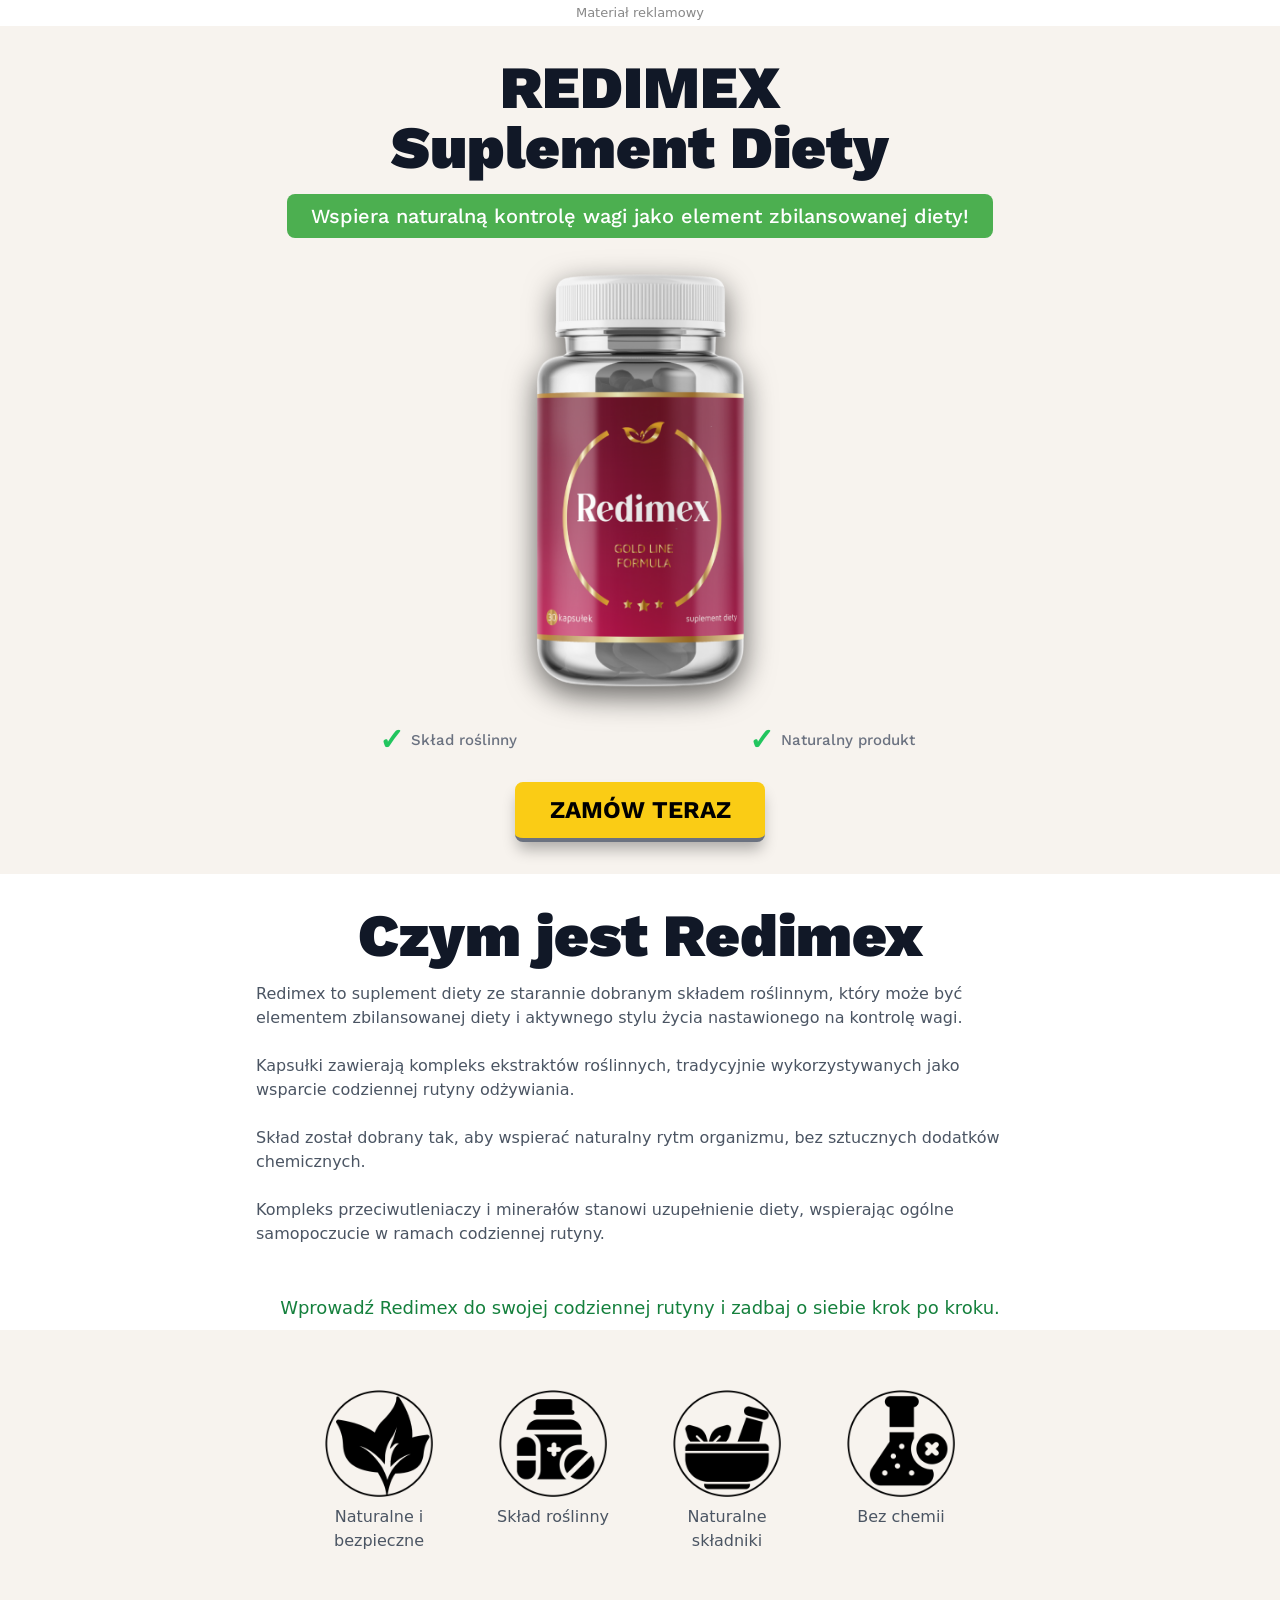
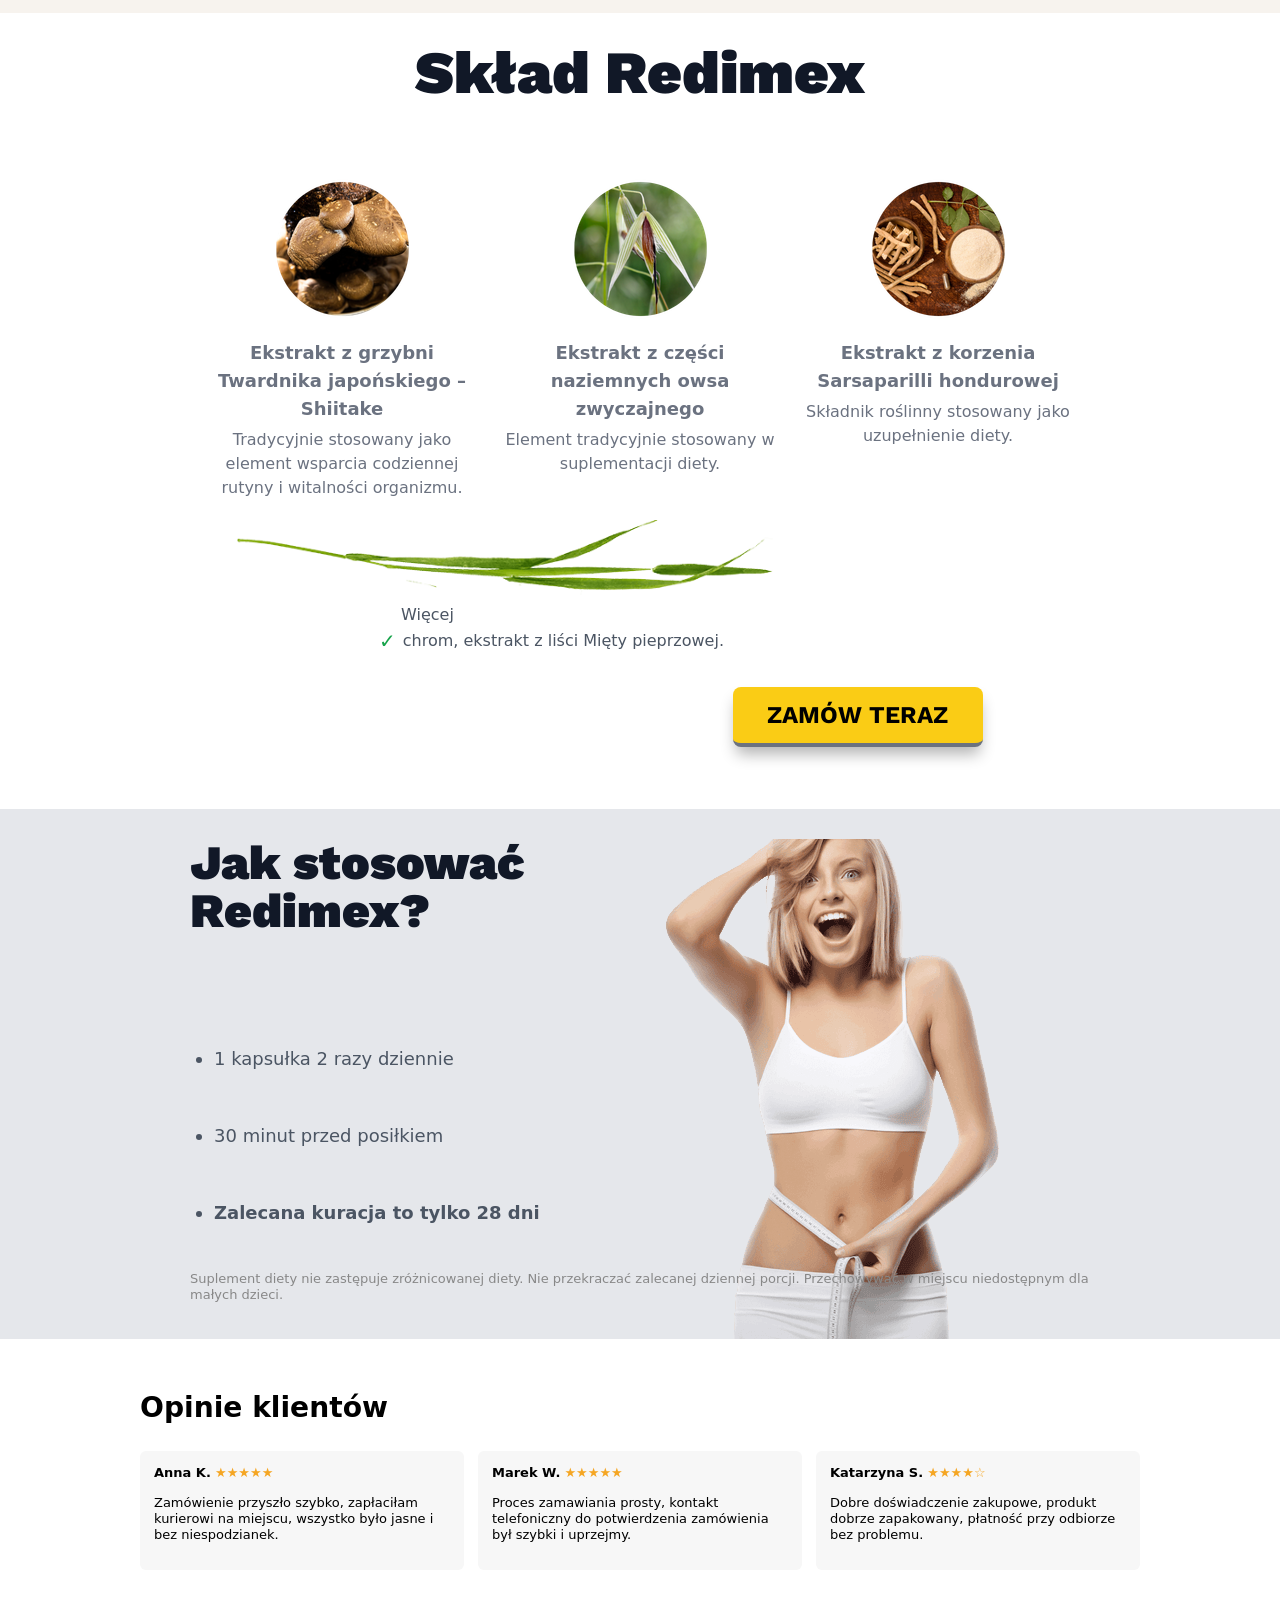
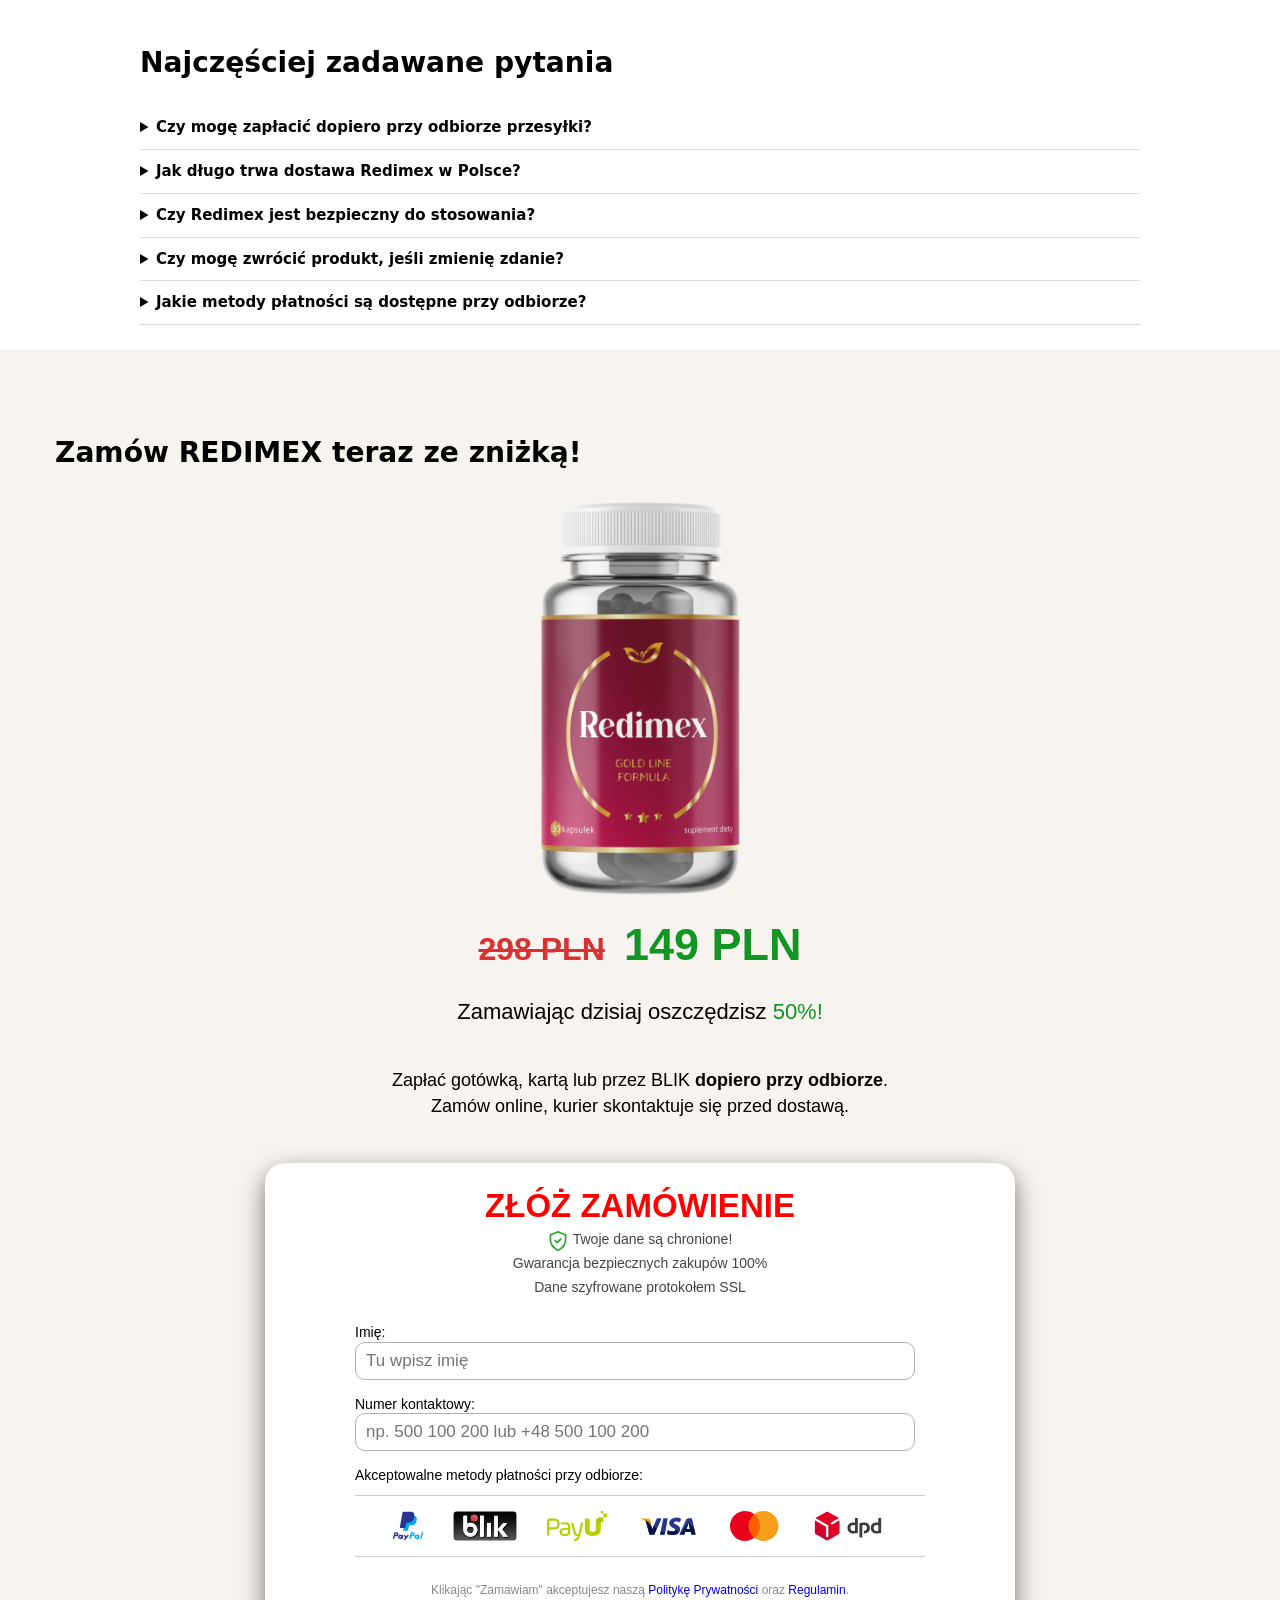
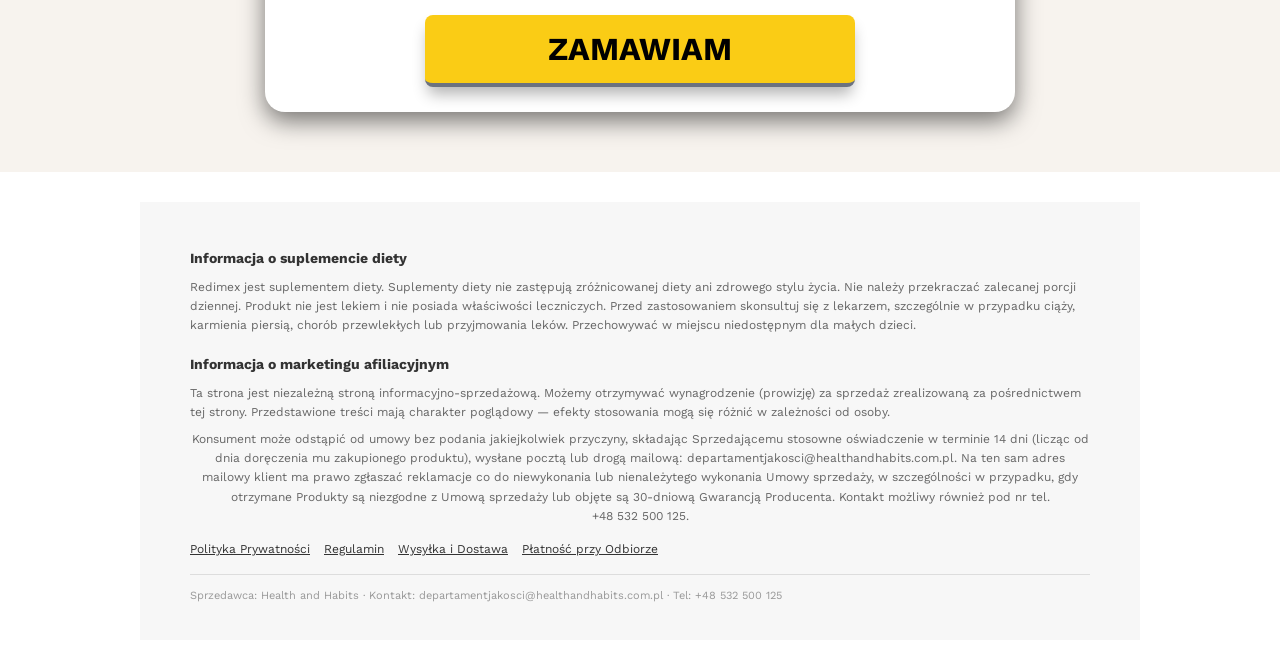
<file: index.html>
<!DOCTYPE html>
<html lang="pl-PL">
<head>
    <script>
            </script>

    <!-- Create one update function for each consent parameter -->
    <script>
        function consentGrantedAdStorage() {
                    }

        function consentDeniedAdStorage() {
                    }
    </script>

    <!-- ============ SEO BASE ============ -->
    <title>Redimex – Naturalny Suplement na Odchudzanie | Płatność przy Odbiorze</title>
    <meta http-equiv="content-type" content="text/html; charset=UTF-8" />
    <meta name="viewport" content="width=device-width, initial-scale=1.0, maximum-scale=1.0, user-scalable=no">
    <link rel="shortcut icon" href="assets/favicon.ico" />
    <meta name="Language" content="pl" />
    <meta name="robots" content="index,follow" />
    <meta name="googlebot" content="index,follow" />
    <meta name="msnbot" content="index,follow" />
    <meta name="distribution" content="global" />
    <meta name="description" content="Redimex to suplement diety ze starannie dobranym składem roślinnym, wspierający naturalną kontrolę wagi. Zamów online i zapłać dopiero przy odbiorze przesyłki." />
    <meta name="keywords" content="Redimex, suplement diety, kontrola wagi, naturalne składniki, płatność przy odbiorze, odchudzanie, skład, opinie, cena" />
	<meta name="google-site-verification" content="OZ9y92gjrVGx7BCZrwjEiJqnUBSMea5Pd7iJuMbMOGk" />
    <link rel="canonical" href="https://redimex-pl.vercel.app/" />

    <!-- ============ OPEN GRAPH ============ -->
    <meta property="og:type" content="product">
    <meta property="og:url" content="https://redimex-pl.vercel.app/">
    <meta property="og:image" content="https://redimex-pl.vercel.app/assets/img/single-prod.png">
    <meta property="og:title" content="Redimex – Wsparcie Naturalnej Kontroli Wagi">
    <meta property="og:description" content="Suplement diety ze składem roślinnym. Zamów online, zapłać dopiero przy odbiorze.">
    <meta property="og:locale" content="pl_PL">
    <meta property="og:site_name" content="Redimex PL">

    <!-- ============ TWITTER CARD ============ -->
    <meta name="twitter:card" content="summary_large_image">
    <meta name="twitter:title" content="Redimex – Wsparcie Naturalnej Kontroli Wagi">
    <meta name="twitter:description" content="Suplement diety ze składem roślinnym. Zapłać dopiero przy odbiorze.">
    <meta name="twitter:image" content="https://redimex-pl.vercel.app/assets/img/single-prod.png">

    <!-- ============ PERFORMANCE ============ -->
    <link rel="preconnect" href="https://fonts.googleapis.com">
    <link rel="preconnect" href="https://fonts.gstatic.com" crossorigin>
    <link rel="preconnect" href="https://cdnjs.cloudflare.com">
    <link rel="dns-prefetch" href="https://fonts.googleapis.com">
    <link rel="dns-prefetch" href="https://cdnjs.cloudflare.com">

    <link rel="stylesheet" href="assets/css/all.min.css" type="text/css" />
    <link rel="stylesheet" href="assets/css/styles.css" type="text/css" />
    <link rel="stylesheet" href="assets/css/custom.css" type="text/css" />
    <link rel="stylesheet" href="assets/css/popups_style.css" type="text/css" />
    <link rel="stylesheet" href="assets/css/fonts.css" type="text/css" />
    <script src="https://cdnjs.cloudflare.com/ajax/libs/jquery/3.4.1/jquery.min.js"></script>
    <script type="text/javascript" src="assets/js/jquery.datetimepicker.full.min.js"></script>

    <link href="https://fonts.googleapis.com/css2?family=Work+Sans:wght@100..900&display=swap" rel="stylesheet">

    <!-- ============ SCHEMA MARKUP (JSON-LD @graph) ============ -->
    <script type="application/ld+json">
    {
      "@context": "https://schema.org",
      "@graph": [
        {
          "@type": "Organization",
          "@id": "https://redimex-pl.vercel.app/#organization",
          "name": "Redimex PL",
          "url": "https://redimex-pl.vercel.app/",
          "logo": "https://redimex-pl.vercel.app/assets/img/single-prod.png",
          "email": "departamentjakosci@healthandhabits.com.pl",
          "telephone": "+48532500125"
        },
        {
          "@type": "WebSite",
          "@id": "https://redimex-pl.vercel.app/#website",
          "url": "https://redimex-pl.vercel.app/",
          "name": "Redimex PL",
          "publisher": { "@id": "https://redimex-pl.vercel.app/#organization" },
          "inLanguage": "pl-PL"
        },
        {
          "@type": "BreadcrumbList",
          "@id": "https://redimex-pl.vercel.app/#breadcrumb",
          "itemListElement": [
            {
              "@type": "ListItem",
              "position": 1,
              "name": "Strona główna",
              "item": "https://redimex-pl.vercel.app/"
            },
            {
              "@type": "ListItem",
              "position": 2,
              "name": "Redimex",
              "item": "https://redimex-pl.vercel.app/#produkt"
            }
          ]
        },
        {
          "@type": "Product",
          "@id": "https://redimex-pl.vercel.app/#produkt",
          "name": "Redimex",
          "image": "https://redimex-pl.vercel.app/assets/img/single-prod.png",
          "description": "Redimex to suplement diety ze starannie dobranym składem roślinnym (Shiitake, owies, Sarsaparilla), wspierający naturalną kontrolę wagi jako element zbilansowanej diety i aktywnego stylu życia.",
          "brand": {
            "@type": "Brand",
            "name": "Redimex"
          },
          "offers": {
            "@type": "Offer",
            "url": "https://redimex-pl.vercel.app/#form",
            "priceCurrency": "PLN",
            "price": "149",
            "availability": "https://schema.org/InStock",
            "itemCondition": "https://schema.org/NewCondition"
          },
          "aggregateRating": {
            "@type": "AggregateRating",
            "ratingValue": "4.7",
            "reviewCount": "3"
          },
          "review": [
            {
              "@type": "Review",
              "author": { "@type": "Person", "name": "Anna K." },
              "reviewRating": { "@type": "Rating", "ratingValue": "5" },
              "reviewBody": "Zamówienie przyszło szybko, zapłaciłam kurierowi na miejscu, wszystko było jasne i bez niespodzianek."
            },
            {
              "@type": "Review",
              "author": { "@type": "Person", "name": "Marek W." },
              "reviewRating": { "@type": "Rating", "ratingValue": "5" },
              "reviewBody": "Proces zamawiania prosty, kontakt telefoniczny do potwierdzenia zamówienia był szybki i uprzejmy."
            },
            {
              "@type": "Review",
              "author": { "@type": "Person", "name": "Katarzyna S." },
              "reviewRating": { "@type": "Rating", "ratingValue": "4" },
              "reviewBody": "Dobre doświadczenie zakupowe, produkt dobrze zapakowany, płatność przy odbiorze bez problemu."
            }
          ]
        },
        {
          "@type": "FAQPage",
          "@id": "https://redimex-pl.vercel.app/#faq",
          "mainEntity": [
            {
              "@type": "Question",
              "name": "Czy mogę zapłacić dopiero przy odbiorze przesyłki?",
              "acceptedAnswer": {
                "@type": "Answer",
                "text": "Tak, produkt można opłacić gotówką, kartą płatniczą lub przez BLIK bezpośrednio kurierowi w momencie dostawy."
              }
            },
            {
              "@type": "Question",
              "name": "Jak długo trwa dostawa Redimex w Polsce?",
              "acceptedAnswer": {
                "@type": "Answer",
                "text": "Standardowy czas dostawy wynosi zazwyczaj kilka dni roboczych, w zależności od lokalizacji odbiorcy."
              }
            },
            {
              "@type": "Question",
              "name": "Czy Redimex jest bezpieczny do stosowania?",
              "acceptedAnswer": {
                "@type": "Answer",
                "text": "Redimex to suplement diety produkowany ze składników pochodzenia roślinnego. Przed zastosowaniem zalecana jest konsultacja z lekarzem, szczególnie w przypadku chorób przewlekłych, ciąży lub karmienia piersią."
              }
            },
            {
              "@type": "Question",
              "name": "Czy mogę zwrócić produkt, jeśli zmienię zdanie?",
              "acceptedAnswer": {
                "@type": "Answer",
                "text": "Tak, zgodnie z prawem konsumenckim UE masz 14 dni od otrzymania przesyłki na odstąpienie od umowy bez podania przyczyny."
              }
            },
            {
              "@type": "Question",
              "name": "Jakie metody płatności są dostępne przy odbiorze?",
              "acceptedAnswer": {
                "@type": "Answer",
                "text": "Możesz zapłacić gotówką, kartą płatniczą (Visa, Mastercard) lub przez BLIK bezpośrednio kurierowi."
              }
            }
          ]
        }
      ]
    }
    </script>
     <!-- INTH_SNIPPET_TOP -->
<script defer
  data-tag="CDka3zNL68ExR5VdZMXxb7"
  src="https://cdn.cckdl.com/js/base.min.js">
</script>

	<!-- Google tag (gtag.js) -->
<script async src="https://www.googletagmanager.com/gtag/js?id=AW-11543512860"></script>
<script>
  window.dataLayer = window.dataLayer || [];
  function gtag(){dataLayer.push(arguments);}
  gtag('js', new Date());

  gtag('config', 'AW-11543512860');
</script> 


</head>

<body class="home-page">
    <div class="confirmation confirmation-overlay">
    <div class="confirmation-modal">
        <div class="confirmation-header">
            <h3 class="confirmation-title"></h3>
            <a href="#" class="close-confirmation-icon">X</a>
        </div>
        <div class="confirmation-body"></div>
        <div class="confirmation-footer"></div>
    </div>
</div>    <div class="layout" id="up">
        <div class="main-layout">
        <p style="padding-top: 5px; margin-top: 0px; margin-bottom: 5px; font-size: 13px; color: #888; text-align: center;">Materiał reklamowy</p>
        <section class="section-hero">
            <div class="layout__center">
                <h1>REDIMEX <br> Suplement Diety</h1>
                <h2>Wspiera naturalną kontrolę wagi jako element zbilansowanej diety!</h2>
                <div class="img img-max-width no-frames">
                    <img src="assets/img/single-prod.png" alt="Redimex">
                </div>
                <ul>
                    <li>
                      <span>✓</span> Skład roślinny
                    </li>
                    <li>
                      <span>✓</span> Naturalny produkt
                    </li>
                </ul>
                <a href="#form" class="buy-now">ZAMÓW TERAZ</a>
            </div>
        </section>
        <section class="section-about">
            <div class="layout__center">
                <h2>Czym jest Redimex</h2>
                <p>Redimex to suplement diety ze starannie dobranym składem roślinnym, który może być elementem zbilansowanej diety i aktywnego stylu życia nastawionego na kontrolę wagi.</p>
                <p>Kapsułki zawierają kompleks ekstraktów roślinnych, tradycyjnie wykorzystywanych jako wsparcie codziennej rutyny odżywiania.</p>
                <p>Skład został dobrany tak, aby wspierać naturalny rytm organizmu, bez sztucznych dodatków chemicznych.</p>
                <p>Kompleks przeciwutleniaczy i minerałów stanowi uzupełnienie diety, wspierając ogólne samopoczucie w ramach codziennej rutyny.</p>
                <p class="text-1">Wprowadź Redimex do swojej codziennej rutyny i zadbaj o siebie krok po kroku.</p>
            </div>
        </section>
        <section class="section-features">
            <div class="layout__center">
                <ul>
                    <li>
                        <img src="assets/img/natural.png" alt="Ikona 1">
                        <p>Naturalne i bezpieczne</p>
                    </li>
                    <li>
                        <img src="assets/img/no-side-effects.png" alt="Ikona 2">
                        <p>Skład roślinny</p>
                    </li>
                    <li>
                        <img src="assets/img/natural-ingredients.png" alt="Ikona 3">
                        <p>Naturalne składniki</p>
                    </li>
                    <li>
                        <img src="assets/img/no-chemicals.png" alt="Ikona 4">
                        <p>Bez chemii</p>
                    </li>
                </ul>
            </div>
        </section>
        <section class="section-ingredients">
            <div class="layout__center">
                <h2>Skład Redimex</h2>
                <ul>
                    <li>
                        <img src="assets/img/skladnik-1.png" alt="Składnik 1">
                        <h3>Ekstrakt z grzybni Twardnika japońskiego – Shiitake</h3>
                        <p>Tradycyjnie stosowany jako element wsparcia codziennej rutyny i witalności organizmu.</p>
                    </li>
                    <li>
                        <img src="assets/img/skladnik-2.png" alt="Składnik 2">
                        <h3>Ekstrakt z części naziemnych owsa zwyczajnego</h3>
                        <p>Element tradycyjnie stosowany w suplementacji diety.</p>
                    </li>
                    <li>
                        <img src="assets/img/skladnik-3.png" alt="Składnik 3">
                        <h3>Ekstrakt z korzenia Sarsaparilli hondurowej</h3>
                        <p>Składnik roślinny stosowany jako uzupełnienie diety.</p>
                    </li>
                </ul>
                <img src="assets/img/ingredients-separator.png" alt="Separator sekcji" class="separator">
                <div class="more-ingredients">
                    <p>Więcej</p>
                    <p class="info"><span>✓</span> chrom, ekstrakt z liści Mięty pieprzowej.</p>
                </div>
                <div class="order-info-row">
                    <a href="#form" class="buy-now">ZAMÓW TERAZ</a>
                </div>
            </div>
        </section>
        <section class="section-usage">
            <div class="layout__center">
                <h2>Jak stosować Redimex?</h2>
                <ul>
                    <li>1 kapsułka 2 razy dziennie</li>
                    <li>30 minut przed posiłkiem</li>
                    <li><b>Zalecana kuracja to tylko 28 dni</b></li>
                </ul>
                <p style="font-size:13px;color:#888;">Suplement diety nie zastępuje zróżnicowanej diety. Nie przekraczać zalecanej dziennej porcji. Przechowywać w miejscu niedostępnym dla małych dzieci.</p>
            </div>
        </section>

        <!-- ============ OPINIE (idêntico ao schema Review) ============ -->
        <section class="rdx-reviews">
            <div class="layout__center">
                <h2>Opinie klientów</h2>
                <div class="rdx-review-grid">
                    <div class="rdx-review-card">
                        <strong>Anna K.</strong> <span class="rdx-stars">★★★★★</span>
                        <p>Zamówienie przyszło szybko, zapłaciłam kurierowi na miejscu, wszystko było jasne i bez niespodzianek.</p>
                    </div>
                    <div class="rdx-review-card">
                        <strong>Marek W.</strong> <span class="rdx-stars">★★★★★</span>
                        <p>Proces zamawiania prosty, kontakt telefoniczny do potwierdzenia zamówienia był szybki i uprzejmy.</p>
                    </div>
                    <div class="rdx-review-card">
                        <strong>Katarzyna S.</strong> <span class="rdx-stars">★★★★☆</span>
                        <p>Dobre doświadczenie zakupowe, produkt dobrze zapakowany, płatność przy odbiorze bez problemu.</p>
                    </div>
                </div>
            </div>
        </section>

        <!-- ============ FAQ (idêntico ao schema FAQPage) ============ -->
        <section class="rdx-faq">
            <div class="layout__center">
                <h2>Najczęściej zadawane pytania</h2>

                <details class="rdx-faq-item">
                    <summary>Czy mogę zapłacić dopiero przy odbiorze przesyłki?</summary>
                    <p>Tak, produkt można opłacić gotówką, kartą płatniczą lub przez BLIK bezpośrednio kurierowi w momencie dostawy.</p>
                </details>

                <details class="rdx-faq-item">
                    <summary>Jak długo trwa dostawa Redimex w Polsce?</summary>
                    <p>Standardowy czas dostawy wynosi zazwyczaj kilka dni roboczych, w zależności od lokalizacji odbiorcy.</p>
                </details>

                <details class="rdx-faq-item">
                    <summary>Czy Redimex jest bezpieczny do stosowania?</summary>
                    <p>Redimex to suplement diety produkowany ze składników pochodzenia roślinnego. Przed zastosowaniem zalecana jest konsultacja z lekarzem, szczególnie w przypadku chorób przewlekłych, ciąży lub karmienia piersią.</p>
                </details>

                <details class="rdx-faq-item">
                    <summary>Czy mogę zwrócić produkt, jeśli zmienię zdanie?</summary>
                    <p>Tak, zgodnie z prawem konsumenckim UE masz 14 dni od otrzymania przesyłki na odstąpienie od umowy bez podania przyczyny.</p>
                </details>

                <details class="rdx-faq-item">
                    <summary>Jakie metody płatności są dostępne przy odbiorze?</summary>
                    <p>Możesz zapłacić gotówką, kartą płatniczą (Visa, Mastercard) lub przez BLIK bezpośrednio kurierowi.</p>
                </details>
            </div>
        </section>

        <section class="section-order">
            <div class="layout__center">
                <h2>Zamów REDIMEX teraz ze zniżką!</h2>
                <div class="offerSection" id="form" style="margin-top: 12px">
                    <div class="buyForm">
                        <div class="img img-max-width no-frames" style="max-width:700px;margin: 0 auto;">
                            <img src="assets/img/single-prod.png" alt="Redimex" style="max-height:400px; object-fit:contain; ">
                        </div>
                        <h2 class="is-center priceInfo" id="pText102"><span class="lt">298  PLN</span>
						<span class="green font-xxl"> 149   PLN</span></h2>
                        <div class="is-center">
                            <p class="m-b-0" style="font-size: 22px; color: #000000; font-weight: 500; font-family: 'Poppins', sans-serif;">Zamawiając dzisiaj oszczędzisz
							<span style="color: #129522"> 50%!</span></p><br>

<p class="m-b-0" style="font-size: 18px; color: #000000; font-weight: 500; font-family: 'Poppins', sans-serif;">Zapłać gotówką, kartą lub przez BLIK <b>dopiero przy odbiorze</b>.<br>Zamów online, kurier skontaktuje się przed dostawą.</p><br>

                         </div>
                        <div class="center-buyForm" style="max-width: 750px">
                                                        <h2 class="red is-center uppercase m-b-0">Złóż zamówienie</h2>
                            <div class="verified"><i></i>Twoje dane są chronione!<br>Gwarancja bezpiecznych zakupów 100%<br>Dane szyfrowane protokołem SSL</div>
                            <br>
                            <div class=" form">
                                <form class="orderForm" id="orderForm">
                                    <!-- Hidden tracking fields -->
                                    <input type="hidden" id="h_geo"   name="geo"   value="pl">
                                    <input type="hidden" id="h_gclid" name="gclid" value="">
                                    <input type="hidden" id="h_sub1"  name="sub1"  value="">
                                    <input type="hidden" id="h_sub2"  name="sub2"  value="">
                                    <input type="hidden" id="h_sub3"  name="sub3"  value="">
                                    <input type="hidden" id="h_sub4"  name="sub4"  value="">
                                    <input type="hidden" id="h_sub5"  name="sub5"  value="">

                                    <div class="form-group">
                                        <label class="p-l-5" for="name">Imię:</label>
                                        <div class="form-control">
                                            <input class="w-100" type="text" name="name" required placeholder="Tu wpisz imię" id="name" autocomplete="given-name" />
                                        </div>
                                    </div>
                                    <div class="form-group">
                                        <label class="p-l-5" for="nr">Numer kontaktowy:</label>
                                        <div class="form-control">
                                            <input class="w-100" type="tel" name="phone" required placeholder="np. 500 100 200 lub +48 500 100 200" id="nr" inputmode="numeric" autocomplete="tel" />
                                        </div>
                                        <p id="phone-hint" style="font-size:12px;color:#888;margin-top:4px;"></p>
                                    </div>
                                    <div class="form-group">
                                        <label for="">Akceptowalne metody płatności przy odbiorze:</label>
                                        <div class="d-flex form-icons">
                                            <img src="assets/img/icons/paypal.svg" alt="paypal" class="form-single-icon">
                                            <img src="assets/img/icons/blik.svg" alt="blik" class="form-single-icon">
                                            <img src="assets/img/icons/payu.svg" alt="payU" class="form-single-icon">
                                            <img src="assets/img/icons/visa.svg" alt="Visa" class="form-single-icon">
                                            <img src="assets/img/icons/mastercard.svg" alt="MasterCard" class="form-single-icon">
                                            <img src="assets/img/icons/dpd.svg" alt="DHL" class="form-single-icon">
                                        </div>
                                    </div>
                                    <p style="font-size:12px;color:#888;">Klikając "Zamawiam" akceptujesz naszą <a href="polityka-prywatnosci.html" target="_blank">Politykę Prywatności</a> oraz <a href="regulamin.html" target="_blank">Regulamin</a>.</p>
                                    <div class="clear"></div>
                                    <input type="submit" class="defaultBtn promo" name="send" value="Zamawiam" id="Zamawiam" />
                                </form>
                            </div>
                        </div>
                    </div>
                </div>
            </div>
        </section>

        <!-- ============ RODAPÉ E-E-A-T (COMPLIANCE) ============ -->
        <style>
            .rdx-eeat-footer{background:#f7f7f7 !important;padding:28px 16px !important;clear:both !important;position:relative !important;z-index:1 !important;font-family:'Work Sans',sans-serif !important;}
            .rdx-eeat-footer *{box-sizing:border-box !important;}
            .rdx-eeat-footer .rdx-inner{max-width:900px !important;margin:0 auto !important;}
            .rdx-eeat-footer h4{font-size:14px !important;color:#333 !important;margin:14px 0 6px !important;}
            .rdx-eeat-footer p{font-size:12px !important;line-height:1.6 !important;color:#666 !important;margin:0 0 8px !important;}
            .rdx-eeat-footer .rdx-links{display:flex !important;flex-wrap:wrap !important;gap:14px !important;margin:14px 0 !important;padding:0 !important;list-style:none !important;}
            .rdx-eeat-footer .rdx-links a{font-size:12px !important;color:#333 !important;text-decoration:underline !important;}
            .rdx-eeat-footer .rdx-distributor{font-size:11px !important;color:#999 !important;margin-top:16px !important;padding-top:12px !important;border-top:1px solid #ddd !important;}
            .rdx-faq{padding:24px 16px !important;}
            .rdx-faq-item{border-bottom:1px solid #ddd !important;padding:12px 0 !important;}
            .rdx-faq-item summary{cursor:pointer !important;font-weight:600 !important;font-size:15px !important;}
            .rdx-faq-item p{font-size:14px !important;color:#555 !important;margin-top:8px !important;}
            .rdx-reviews{padding:24px 16px !important;}
            .rdx-review-grid{display:flex !important;flex-wrap:wrap !important;gap:14px !important;}
            .rdx-review-card{flex:1 1 250px !important;background:#f7f7f7 !important;padding:14px !important;border-radius:6px !important;font-size:13px !important;}
            .rdx-stars{color:#f5a623 !important;font-size:13px !important;}
        </style>
        <div class="layout__center">
            <footer>
<div class="cookieBox">
  <div class="cookieBoxContent d-flex flex-column">
    <p>
    Strona, na której jesteś wykorzystuje pliki cookie. Używamy informacji zapisanych za pomocą plików cookies w celu zapewnienia bezpieczeństwa w korzystaniu z naszego serwisu -
      <a href="polityka-prywatnosci.html" target="_blank" class="readMore">dowiedz się więcej</a>.
    </p>
    <div class="cookieActions">
                	<button onclick="consentGrantedAdStorage();" class="closeCookies">Akceptuję</button>
	<button onclick="consentDeniedAdStorage();" class="discardCookie">Odrzuć</button>
    </div>
  </div>
  <div class="cookieBoxIcon">
    <span class="cookieIcon"> </span>
  </div>
</div>

<div class="rdx-eeat-footer">
    <div class="rdx-inner">
        <h4>Informacja o suplemencie diety</h4>
        <p>Redimex jest suplementem diety. Suplementy diety nie zastępują zróżnicowanej diety ani zdrowego stylu życia. Nie należy przekraczać zalecanej porcji dziennej. Produkt nie jest lekiem i nie posiada właściwości leczniczych. Przed zastosowaniem skonsultuj się z lekarzem, szczególnie w przypadku ciąży, karmienia piersią, chorób przewlekłych lub przyjmowania leków. Przechowywać w miejscu niedostępnym dla małych dzieci.</p>

        <h4>Informacja o marketingu afiliacyjnym</h4>
        <p>Ta strona jest niezależną stroną informacyjno-sprzedażową. Możemy otrzymywać wynagrodzenie (prowizję) za sprzedaż zrealizowaną za pośrednictwem tej strony. Przedstawione treści mają charakter poglądowy — efekty stosowania mogą się różnić w zależności od osoby.</p>

        <p class="small">
        Konsument może odstąpić od umowy bez podania jakiejkolwiek przyczyny, składając Sprzedającemu stosowne oświadczenie w terminie 14 dni (licząc od dnia doręczenia mu zakupionego produktu), wysłane pocztą lub drogą mailową: departamentjakosci@healthandhabits.com.pl. Na ten sam adres mailowy klient ma prawo zgłaszać reklamacje co do niewykonania lub nienależytego wykonania Umowy sprzedaży, w szczególności w przypadku, gdy otrzymane Produkty są niezgodne z Umową sprzedaży lub objęte są 30-dniową Gwarancją Producenta. Kontakt możliwy również pod nr tel. +48&nbsp;532&nbsp;500&nbsp;125.
        </p>

        <ul class="rdx-links">
            <li><a href="polityka-prywatnosci.html">Polityka Prywatności</a></li>
            <li><a href="regulamin.html">Regulamin</a></li>
            <li><a href="dostawa.html">Wysyłka i Dostawa</a></li>
            <li><a href="platnosc-przy-odbiorze.html">Płatność przy Odbiorze</a></li>
        </ul>

        <p class="rdx-distributor">Sprzedawca: Health and Habits · Kontakt: departamentjakosci@healthandhabits.com.pl · Tel: +48 532 500 125</p>
    </div>
</div>

    <div class="footerMenu">
        <ul class="footerMenuContent">

        </ul>
    </div>
</footer>

<script type="text/javascript" charset="utf-8">
    $(document).ready(function() {
        $('a[href*="#"]').click(function() {
            $('html, body').animate({
                scrollTop: $($(this).attr('href')).offset().top
            }, 1500);
            return false;
        });
    });
</script>
        </div>
    </div>
</div>

<script>
(function () {
  /* ── Capture URL params (gclid, sub1-sub5) on page load ── */
  var urlParams = new URLSearchParams(window.location.search);
  ['gclid','sub1','sub2','sub3','sub4','sub5'].forEach(function (k) {
    var el = document.getElementById('h_' + k);
    if (el && urlParams.get(k)) el.value = urlParams.get(k);
  });

  /* ── Phone normalization for Poland (PL, +48, 9 digits) ── */
  function normalizePhone(raw) {
    var phone = String(raw).replace(/[\s\-\(\)\.\+]/g, '');
    if (phone.startsWith('00')) phone = phone.slice(2);
    if (phone.startsWith('48')) phone = phone.slice(2);
    while (phone.length > 9 && phone.startsWith('0')) phone = phone.slice(1);
    if (!/^\d+$/.test(phone) || phone.length !== 9) return null;
    return '+48' + phone;
  }

  /* ── Real-time phone hint ── */
  var phoneInput = document.getElementById('nr');
  var phoneHint  = document.getElementById('phone-hint');
  phoneInput.addEventListener('input', function () {
    var norm = normalizePhone(this.value);
    if (this.value.trim() === '') { phoneHint.textContent = ''; return; }
    if (norm) {
      phoneHint.style.color = '#16a34a';
      phoneHint.textContent = '✓ Numer: ' + norm;
    } else {
      phoneHint.style.color = '#dc2626';
      phoneHint.textContent = '✗ Podaj 9-cyfrowy numer (np. 500 100 200)';
    }
  });

  /* ── Form submit ── */
  document.getElementById('orderForm').addEventListener('submit', async function (e) {
    e.preventDefault();
    var btn = document.getElementById('Zamawiam');

    // Name validation
    var name = document.getElementById('name').value.trim();
    if (name.length < 2) {
      alert('Proszę podać imię.');
      document.getElementById('name').focus();
      return;
    }

    // Phone validation + normalization
    var normalizedPhone = normalizePhone(phoneInput.value);
    if (!normalizedPhone) {
      phoneHint.style.color = '#dc2626';
      phoneHint.textContent = '✗ Podaj prawidłowy numer (9 cyfr, np. 500 100 200)';
      phoneInput.focus();
      return;
    }

    btn.disabled = true;
    btn.value    = 'Wysyłanie...';

    var data = {
      name:  name,
      phone: normalizedPhone,
      geo:   document.getElementById('h_geo').value   || 'pl',
      gclid: document.getElementById('h_gclid').value || null,
      sub1:  document.getElementById('h_sub1').value  || null,
      sub2:  document.getElementById('h_sub2').value  || null,
      sub3:  document.getElementById('h_sub3').value  || null,
      sub4:  document.getElementById('h_sub4').value  || null,
      sub5:  document.getElementById('h_sub5').value  || null,
    };

    try {
      var res = await fetch('/api/order', {
        method:  'POST',
        headers: { 'Content-Type': 'application/json' },
        body:    JSON.stringify(data)
      });
      if (res.ok) {
        window.location.href = './thanks';
      } else {
        alert('Błąd podczas składania zamówienia. Spróbuj ponownie.');
        btn.disabled = false;
        btn.value    = 'Zamawiam';
      }
    } catch (err) {
      alert('Błąd połączenia. Spróbuj ponownie.');
      btn.disabled = false;
      btn.value    = 'Zamawiam';
    }
  });
})();
</script>

    </body>

    </html>
</file>
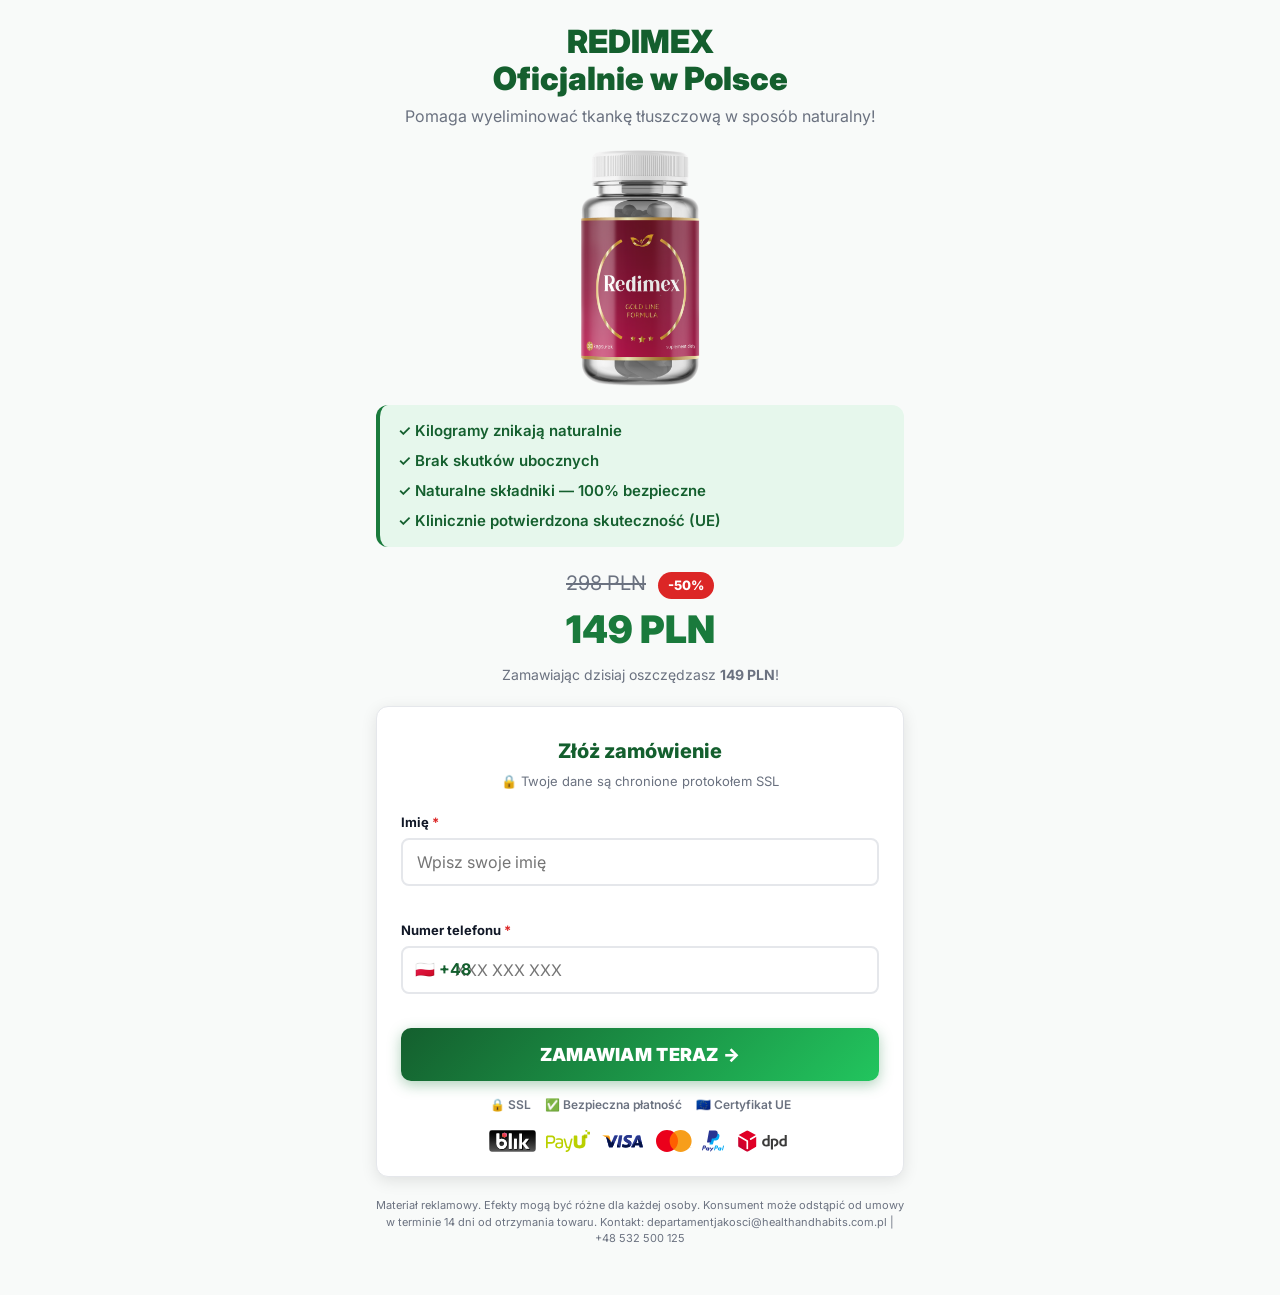
<file: pl/index.html>
<!DOCTYPE html>
<html lang="pl">
<head>
  <title>Redimex — Oficjalnie w Polsce | Zamów teraz</title>
  <meta http-equiv="content-type" content="text/html; charset=UTF-8">
  <meta name="viewport" content="width=device-width, initial-scale=1.0, maximum-scale=1.0, user-scalable=no">
  <link rel="shortcut icon" href="../assets/favicon.ico">
  <meta name="robots" content="index,follow">
  <meta name="description" content="Redimex na odchudzanie — naturalne kapsułki, które pomagają zredukować tkankę tłuszczową. Zamów teraz z 50% rabatem.">
  <meta property="og:title" content="Redimex — Chudnij szybko i bez efektów ubocznych">
  <meta property="og:description" content="Redimex na odchudzanie, utrata wagi, redukcja masy ciała, naturalne składniki.">

  <link rel="preconnect" href="https://fonts.googleapis.com">
  <link href="https://fonts.googleapis.com/css2?family=Inter:wght@400;500;600;700;800;900&display=swap" rel="stylesheet">

  <style>
    /* ── Reset & base ── */
    *, *::before, *::after { box-sizing: border-box; margin: 0; padding: 0; }
    :root {
      --green:        #1a7a3c;
      --green-dark:   #145f2e;
      --green-light:  #e6f7ec;
      --red:          #dc2626;
      --gray:         #6b7280;
      --border:       #e5e7eb;
      --text:         #111827;
      --font:         'Inter', sans-serif;
      --radius:       12px;
      --shadow:       0 4px 16px rgba(0,0,0,.10);
    }
    html, body { min-height: 100%; }
    body {
      font-family: var(--font);
      background: #f8faf9;
      color: var(--text);
      line-height: 1.6;
    }
    img { max-width: 100%; display: block; }

    /* ── Layout ── */
    .page-wrap { max-width: 560px; margin: 0 auto; padding: 24px 16px 48px; }

    /* ── Hero ── */
    .hero-title {
      font-size: 32px;
      font-weight: 900;
      text-align: center;
      color: var(--green-dark);
      line-height: 1.15;
      margin-bottom: 6px;
    }
    .hero-subtitle {
      font-size: 16px;
      text-align: center;
      color: var(--gray);
      margin-bottom: 18px;
    }
    .hero-img {
      max-height: 240px;
      object-fit: contain;
      margin: 0 auto 18px;
    }
    .benefits {
      list-style: none;
      display: flex;
      flex-direction: column;
      gap: 6px;
      margin-bottom: 20px;
      padding: 14px 18px;
      background: var(--green-light);
      border-radius: var(--radius);
      border-left: 4px solid var(--green);
    }
    .benefits li {
      font-size: 15px;
      font-weight: 600;
      color: var(--green-dark);
    }
    .benefits li::before { content: "✓  "; }

    /* ── Price ── */
    .price-row {
      text-align: center;
      margin-bottom: 20px;
    }
    .price-old {
      font-size: 20px;
      color: var(--gray);
      text-decoration: line-through;
    }
    .price-new {
      font-size: 38px;
      font-weight: 900;
      color: var(--green);
    }
    .price-badge {
      display: inline-block;
      background: var(--red);
      color: #fff;
      font-size: 13px;
      font-weight: 800;
      padding: 3px 10px;
      border-radius: 100px;
      margin-left: 8px;
      vertical-align: middle;
    }
    .price-note {
      font-size: 14px;
      color: var(--gray);
      margin-top: 4px;
    }

    /* ── Form card ── */
    .form-card {
      background: #fff;
      border-radius: var(--radius);
      box-shadow: var(--shadow);
      padding: 28px 24px 24px;
      border: 1px solid var(--border);
    }
    .form-title {
      font-size: 20px;
      font-weight: 800;
      color: var(--green-dark);
      text-align: center;
      margin-bottom: 4px;
    }
    .form-subtitle {
      font-size: 13px;
      text-align: center;
      color: var(--gray);
      margin-bottom: 20px;
    }
    .form-group { margin-bottom: 14px; }
    .form-group label {
      display: block;
      font-size: 13px;
      font-weight: 700;
      color: var(--text);
      margin-bottom: 5px;
    }
    .form-input {
      width: 100%;
      padding: 12px 14px;
      border: 2px solid var(--border);
      border-radius: 8px;
      font-size: 16px;
      font-family: var(--font);
      color: var(--text);
      transition: border-color .2s, box-shadow .2s;
      outline: none;
      -webkit-appearance: none;
    }
    .form-input:focus {
      border-color: var(--green);
      box-shadow: 0 0 0 3px rgba(26,122,60,.12);
    }
    .form-input.error  { border-color: var(--red); }
    .form-input.valid  { border-color: #22c55e; }

    /* Phone input wrapper */
    .phone-wrap { position: relative; }
    .phone-prefix {
      position: absolute;
      left: 14px;
      top: 50%;
      transform: translateY(-50%);
      font-size: 16px;
      font-weight: 700;
      color: var(--green-dark);
      pointer-events: none;
    }
    .phone-wrap .form-input { padding-left: 52px; }

    /* Validation message */
    .field-msg {
      font-size: 12px;
      margin-top: 4px;
      min-height: 16px;
      font-weight: 600;
    }
    .field-msg.err { color: var(--red); }
    .field-msg.ok  { color: #16a34a; }

    /* Submit button */
    .btn-submit {
      display: block;
      width: 100%;
      padding: 16px;
      background: linear-gradient(135deg, var(--green-dark), #22c55e);
      color: #fff;
      font-size: 18px;
      font-weight: 900;
      font-family: var(--font);
      border: none;
      border-radius: 10px;
      cursor: pointer;
      letter-spacing: .3px;
      box-shadow: 0 4px 14px rgba(26,122,60,.35);
      transition: filter .2s, transform .15s;
      margin-top: 6px;
    }
    .btn-submit:hover  { filter: brightness(1.07); }
    .btn-submit:active { transform: scale(.98); }
    .btn-submit:disabled { opacity: .65; cursor: not-allowed; }

    /* Security strip */
    .security-strip {
      display: flex;
      align-items: center;
      justify-content: center;
      gap: 14px;
      margin-top: 14px;
      font-size: 12px;
      color: var(--gray);
      font-weight: 600;
    }
    .security-strip span { display: flex; align-items: center; gap: 4px; }

    /* Payment icons */
    .payment-icons {
      display: flex;
      align-items: center;
      justify-content: center;
      gap: 10px;
      margin-top: 16px;
      flex-wrap: wrap;
    }
    .payment-icons img { height: 22px; }

    /* Legal */
    .legal {
      font-size: 11px;
      color: var(--gray);
      text-align: center;
      margin-top: 20px;
      line-height: 1.5;
    }
  </style>
</head>
<body>

  <div class="page-wrap">

    <!-- ── Hero ── -->
    <h1 class="hero-title">REDIMEX<br>Oficjalnie w Polsce</h1>
    <p class="hero-subtitle">Pomaga wyeliminować tkankę tłuszczową w sposób naturalny!</p>

    <img
      class="hero-img"
      src="../assets/img/single-prod.png"
      alt="Redimex"
      onerror="this.style.display='none'"
    >

    <ul class="benefits">
      <li>Kilogramy znikają naturalnie</li>
      <li>Brak skutków ubocznych</li>
      <li>Naturalne składniki — 100% bezpieczne</li>
      <li>Klinicznie potwierdzona skuteczność (UE)</li>
    </ul>

    <!-- ── Price ── -->
    <div class="price-row">
      <span class="price-old">298 PLN</span>
      <span class="price-badge">-50%</span><br>
      <span class="price-new">149 PLN</span>
      <p class="price-note">Zamawiając dzisiaj oszczędzasz <strong>149 PLN</strong>!</p>
    </div>

    <!-- ── Form ── -->
    <div class="form-card">
      <p class="form-title">Złóż zamówienie</p>
      <p class="form-subtitle">🔒 Twoje dane są chronione protokołem SSL</p>

      <form id="geoForm" novalidate>
        <!-- Hidden tracking fields -->
        <input type="hidden" id="f_geo"   name="geo"   value="pl">
        <input type="hidden" id="f_gclid" name="gclid" value="">
        <input type="hidden" id="f_sub1"  name="sub1"  value="">
        <input type="hidden" id="f_sub2"  name="sub2"  value="">
        <input type="hidden" id="f_sub3"  name="sub3"  value="">
        <input type="hidden" id="f_sub4"  name="sub4"  value="">
        <input type="hidden" id="f_sub5"  name="sub5"  value="">

        <!-- Name -->
        <div class="form-group">
          <label for="f_name">Imię <span style="color:var(--red)">*</span></label>
          <input
            class="form-input"
            type="text"
            id="f_name"
            name="name"
            placeholder="Wpisz swoje imię"
            autocomplete="given-name"
            required
          >
          <p class="field-msg" id="name-msg"></p>
        </div>

        <!-- Phone -->
        <div class="form-group">
          <label for="f_phone">Numer telefonu <span style="color:var(--red)">*</span></label>
          <div class="phone-wrap">
            <span class="phone-prefix">🇵🇱 +48</span>
            <input
              class="form-input"
              type="tel"
              id="f_phone"
              name="phone"
              placeholder="XXX XXX XXX"
              autocomplete="tel"
              inputmode="numeric"
              required
            >
          </div>
          <p class="field-msg" id="phone-msg"></p>
        </div>

        <button type="submit" class="btn-submit" id="submitBtn">
          ZAMAWIAM TERAZ →
        </button>

        <!-- Security -->
        <div class="security-strip">
          <span>🔒 SSL</span>
          <span>✅ Bezpieczna płatność</span>
          <span>🇪🇺 Certyfikat UE</span>
        </div>

        <!-- Payment icons -->
        <div class="payment-icons">
          <img src="../assets/img/icons/blik.svg"       alt="BLIK">
          <img src="../assets/img/icons/payu.svg"       alt="PayU">
          <img src="../assets/img/icons/visa.svg"       alt="Visa">
          <img src="../assets/img/icons/mastercard.svg" alt="MasterCard">
          <img src="../assets/img/icons/paypal.svg"     alt="PayPal">
          <img src="../assets/img/icons/dpd.svg"        alt="DPD">
        </div>
      </form>
    </div>

    <!-- Legal disclaimer -->
    <p class="legal">
      Materiał reklamowy. Efekty mogą być różne dla każdej osoby. Konsument może odstąpić od umowy
      w terminie 14 dni od otrzymania towaru. Kontakt: departamentjakosci@healthandhabits.com.pl |
      +48&nbsp;532&nbsp;500&nbsp;125
    </p>

  </div><!-- /page-wrap -->

  <!-- ══════════════════════════════════
       SCRIPTS — Phone validation + GEO form
  ══════════════════════════════════ -->
  <script>
  (function () {

    /* ── GEO CONFIG ─────────────────────────── */
    var GEO = {
      pl: { code: '48',  digits: 9  },
      it: { code: '39',  digits: 10 },
      ro: { code: '40',  digits: 9  },
      de: { code: '49',  digits: 10 },
      es: { code: '34',  digits: 9  },
      pt: { code: '351', digits: 9  },
      fr: { code: '33',  digits: 9  },
      hu: { code: '36',  digits: 9  },
    };

    /* ── URL PARAMS ─────────────────────────── */
    var params = new URLSearchParams(window.location.search);
    var geo = (params.get('geo') || 'pl').toLowerCase();

    // Capture tracking params from URL
    ['gclid','sub1','sub2','sub3','sub4','sub5'].forEach(function (k) {
      var el = document.getElementById('f_' + k);
      if (el && params.get(k)) el.value = params.get(k);
    });
    document.getElementById('f_geo').value = geo;

    /* ── PHONE NORMALIZE ────────────────────── */
    function normalizePhone(raw) {
      var cfg = GEO[geo] || GEO['pl'];
      // Strip all non-digits
      var phone = raw.replace(/[\s\-\(\)\.\+]/g, '');
      // Remove leading 00 + country code
      if (phone.startsWith('00')) phone = phone.slice(2);
      if (phone.startsWith(cfg.code)) phone = phone.slice(cfg.code.length);
      // Remove stray leading zeros
      while (phone.length > cfg.digits && phone.startsWith('0')) {
        phone = phone.slice(1);
      }
      if (!/^\d+$/.test(phone) || phone.length !== cfg.digits) return null;
      return '+' + cfg.code + phone;
    }

    /* ── REAL-TIME PHONE VALIDATION ─────────── */
    var phoneInput = document.getElementById('f_phone');
    var phoneMsg   = document.getElementById('phone-msg');
    var nameInput  = document.getElementById('f_name');
    var nameMsg    = document.getElementById('name-msg');

    phoneInput.addEventListener('input', function () {
      // Allow only digits and common phone chars
      this.value = this.value.replace(/[^0-9\s\-\+\(\)]/g, '');
      var norm = normalizePhone(this.value);
      if (this.value.trim() === '') {
        this.classList.remove('valid','error');
        phoneMsg.textContent = '';
        phoneMsg.className   = 'field-msg';
      } else if (norm) {
        this.classList.add('valid');
        this.classList.remove('error');
        phoneMsg.textContent = '✓ Numer prawidłowy: ' + norm;
        phoneMsg.className   = 'field-msg ok';
      } else {
        this.classList.add('error');
        this.classList.remove('valid');
        phoneMsg.textContent = '✗ Podaj prawidłowy numer (9 cyfr dla PL)';
        phoneMsg.className   = 'field-msg err';
      }
    });

    nameInput.addEventListener('blur', function () {
      if (this.value.trim().length < 2) {
        this.classList.add('error');
        nameMsg.textContent = '✗ Podaj swoje imię';
        nameMsg.className   = 'field-msg err';
      } else {
        this.classList.remove('error');
        this.classList.add('valid');
        nameMsg.textContent = '';
        nameMsg.className   = 'field-msg';
      }
    });

    /* ── FORM SUBMIT ────────────────────────── */
    var form      = document.getElementById('geoForm');
    var submitBtn = document.getElementById('submitBtn');

    form.addEventListener('submit', async function (e) {
      e.preventDefault();

      // Validate name
      if (nameInput.value.trim().length < 2) {
        nameInput.classList.add('error');
        nameMsg.textContent = '✗ Podaj swoje imię';
        nameMsg.className   = 'field-msg err';
        nameInput.focus();
        return;
      }

      // Validate and normalize phone
      var normalizedPhone = normalizePhone(phoneInput.value);
      if (!normalizedPhone) {
        phoneInput.classList.add('error');
        phoneInput.classList.remove('valid');
        phoneMsg.textContent = '✗ Podaj prawidłowy numer telefonu';
        phoneMsg.className   = 'field-msg err';
        phoneInput.focus();
        return;
      }

      // Disable button
      submitBtn.disabled    = true;
      submitBtn.textContent = 'Wysyłanie...';

      // Build payload
      var payload = {
        name:  nameInput.value.trim(),
        phone: normalizedPhone,
        geo:   document.getElementById('f_geo').value,
        gclid: document.getElementById('f_gclid').value || null,
        sub1:  document.getElementById('f_sub1').value  || null,
        sub2:  document.getElementById('f_sub2').value  || null,
        sub3:  document.getElementById('f_sub3').value  || null,
        sub4:  document.getElementById('f_sub4').value  || null,
        sub5:  document.getElementById('f_sub5').value  || null,
      };

      try {
        var res = await fetch('/api/order', {
          method:  'POST',
          headers: { 'Content-Type': 'application/json' },
          body:    JSON.stringify(payload),
        });

        if (res.ok) {
          window.location.href = '/thanks';
        } else {
          var err = await res.json().catch(function () { return {}; });
          alert('Błąd: ' + (err.error || 'Spróbuj ponownie za chwilę.'));
          submitBtn.disabled    = false;
          submitBtn.textContent = 'ZAMAWIAM TERAZ →';
        }
      } catch (err) {
        alert('Błąd połączenia. Sprawdź internet i spróbuj ponownie.');
        submitBtn.disabled    = false;
        submitBtn.textContent = 'ZAMAWIAM TERAZ →';
      }
    });

  })();
  </script>

</body>
</html>
</file>
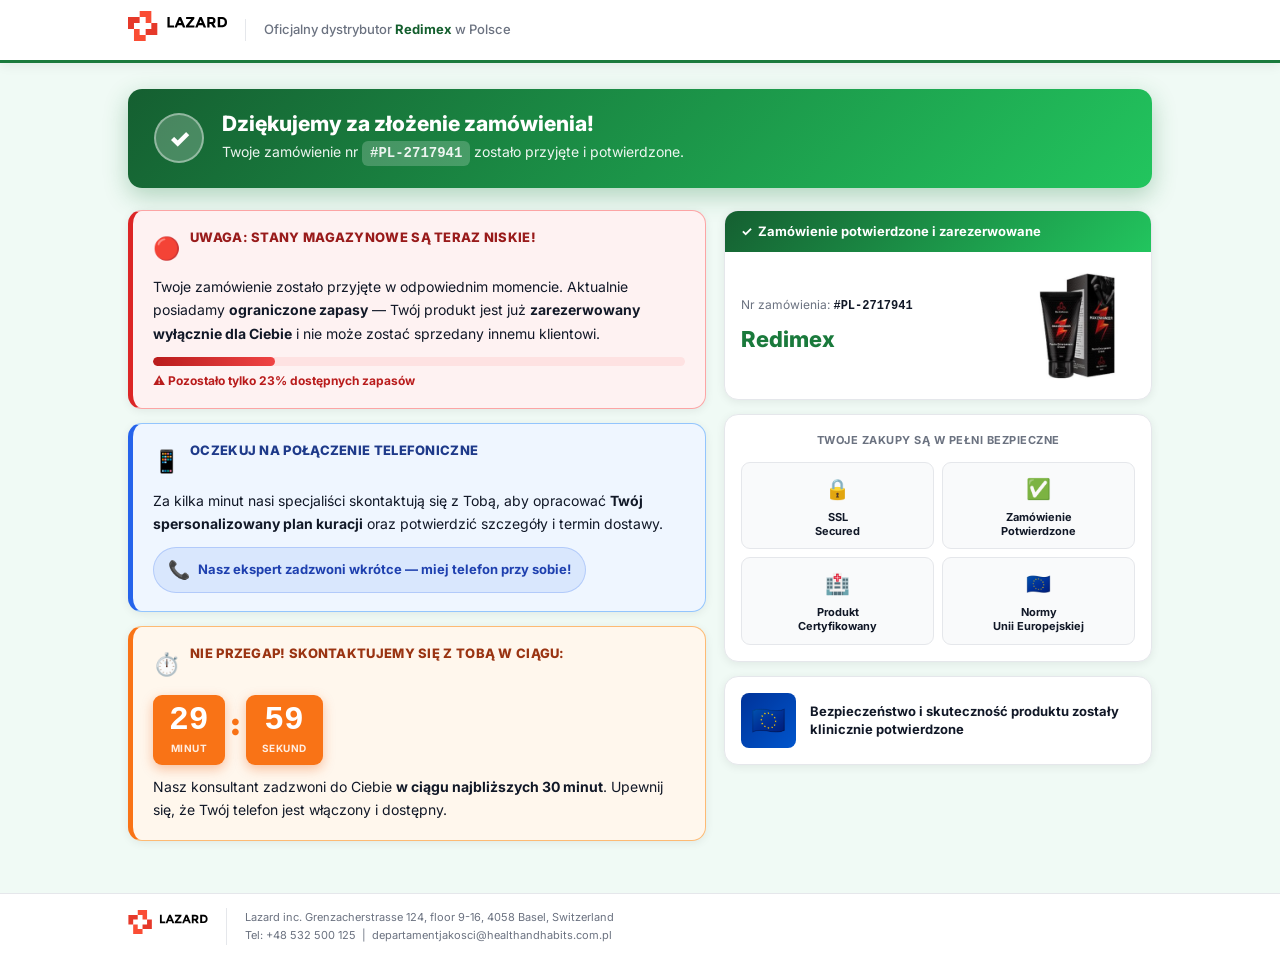
<file: thanks/index.html>
<!DOCTYPE html>
<html lang="pl">
<head>
  <title>Dziękujemy za zamówienie! | Redimex Polska</title>
  <meta charset="UTF-8">
  <meta name="viewport" content="width=device-width, initial-scale=1">
  <meta name="robots" content="noindex, nofollow">
  <link rel="shortcut icon" href="favicon.ico">
  <link rel="preconnect" href="https://fonts.googleapis.com">
  <link href="https://fonts.googleapis.com/css2?family=Inter:wght@400;500;600;700;800;900&display=swap" rel="stylesheet">

  <style>
    /* ── RESET ─────────────────────────────────────────── */
    *, *::before, *::after { box-sizing: border-box; margin: 0; padding: 0; }

    :root {
      --green:       #1a7a3c;
      --green-dark:  #145f2e;
      --green-lite:  #e8f7ee;
      --red:         #dc2626;
      --red-lite:    #fef2f2;
      --blue:        #2563eb;
      --blue-lite:   #eff6ff;
      --orange:      #ea580c;
      --orange-mid:  #f97316;
      --orange-lite: #fff7ed;
      --border:      #e5e7eb;
      --text:        #111827;
      --muted:       #6b7280;
      --bg:          #f0faf5;
      --white:       #ffffff;
      --radius:      14px;
      --r-sm:        9px;
      --font:        'Inter', system-ui, sans-serif;
    }

    html, body { min-height: 100%; }

    body {
      font-family: var(--font);
      background: var(--bg);
      color: var(--text);
      font-size: 15px;
      line-height: 1.65;
    }

    img { max-width: 100%; display: block; }
    a   { color: var(--green); text-decoration: none; }
    a:hover { text-decoration: underline; }

    /* ── CONTAINER ─────────────────────────────────────── */
    .wrap {
      max-width: 1060px;
      margin: 0 auto;
      padding: 0 18px;
    }

    /* ── HEADER ─────────────────────────────────────────── */
    .header {
      background: var(--white);
      border-bottom: 3px solid var(--green);
      padding: 11px 0;
      position: sticky;
      top: 0;
      z-index: 99;
      box-shadow: 0 2px 12px rgba(0,0,0,.07);
    }
    .header-inner {
      display: flex;
      align-items: center;
      gap: 18px;
    }
    .header-logo img { height: 34px; }
    .header-txt {
      font-size: 13px;
      color: var(--muted);
      padding-left: 18px;
      border-left: 1px solid var(--border);
      font-weight: 500;
    }
    .header-txt strong { color: var(--green-dark); }

    /* ── MAIN ───────────────────────────────────────────── */
    .main { padding: 26px 0 52px; }

    /* ── SUCCESS BANNER ─────────────────────────────────── */
    .banner {
      display: flex;
      align-items: center;
      gap: 18px;
      background: linear-gradient(135deg, #155f31 0%, #22c55e 100%);
      border-radius: var(--radius);
      padding: 22px 26px;
      margin-bottom: 22px;
      color: var(--white);
      box-shadow: 0 8px 24px rgba(26,122,60,.30);
      animation: slideDown .45s ease both;
    }
    .banner-check {
      display: flex; align-items: center; justify-content: center;
      width: 50px; height: 50px; min-width: 50px;
      background: rgba(255,255,255,.22);
      border-radius: 50%;
      font-size: 24px; font-weight: 900;
      border: 2px solid rgba(255,255,255,.40);
      flex-shrink: 0;
    }
    .banner-title {
      font-size: 21px;
      font-weight: 800;
      margin-bottom: 4px;
      line-height: 1.2;
    }
    .banner-sub { font-size: 14px; opacity: .92; }
    .order-badge {
      display: inline-block;
      background: rgba(255,255,255,.22);
      border-radius: 6px;
      padding: 1px 8px;
      font-family: monospace;
      font-size: 14px;
      font-weight: 700;
    }

    /* ── GRID ───────────────────────────────────────────── */
    .grid {
      display: grid;
      grid-template-columns: 1.15fr 0.85fr;
      gap: 18px;
      align-items: start;
    }

    /* ── TRIGGERS ───────────────────────────────────────── */
    .triggers { display: flex; flex-direction: column; gap: 14px; }

    .card {
      background: var(--white);
      border-radius: var(--radius);
      border: 1px solid var(--border);
      box-shadow: 0 2px 10px rgba(0,0,0,.07);
      overflow: hidden;
    }

    .trigger {
      border-radius: var(--radius);
      padding: 18px 20px;
      box-shadow: 0 2px 10px rgba(0,0,0,.07);
    }
    .trigger:nth-child(1) { animation: fadeUp .5s .10s ease both; }
    .trigger:nth-child(2) { animation: fadeUp .5s .22s ease both; }
    .trigger:nth-child(3) { animation: fadeUp .5s .34s ease both; }

    /* Red */
    .t-red {
      background: var(--red-lite);
      border: 1.5px solid #fca5a5;
      border-left: 5px solid var(--red);
      animation: fadeUp .5s .10s ease both, pulseRed 2.5s 1.2s ease-in-out infinite;
    }
    .t-red  .t-title { color: #991b1b; }

    /* Blue */
    .t-blue {
      background: var(--blue-lite);
      border: 1.5px solid #93c5fd;
      border-left: 5px solid var(--blue);
    }
    .t-blue .t-title { color: #1e3a8a; }

    /* Orange */
    .t-orange {
      background: var(--orange-lite);
      border: 1.5px solid #fdba74;
      border-left: 5px solid var(--orange-mid);
    }
    .t-orange .t-title { color: #9a3412; }

    .t-head {
      display: flex;
      align-items: flex-start;
      gap: 10px;
      margin-bottom: 9px;
    }
    .t-icon  { font-size: 22px; flex-shrink: 0; margin-top: 1px; }
    .t-title {
      font-size: 13px;
      font-weight: 800;
      text-transform: uppercase;
      letter-spacing: .3px;
      line-height: 1.3;
    }
    .t-txt { font-size: 14px; color: var(--text); line-height: 1.65; }

    /* Stock bar */
    .stock-bar-bg {
      background: #fee2e2;
      border-radius: 100px;
      height: 9px;
      overflow: hidden;
      margin: 12px 0 5px;
    }
    .stock-bar-fill {
      height: 100%;
      width: 23%;
      background: linear-gradient(90deg, #b91c1c, #ef4444);
      border-radius: 100px;
      animation: growBar 1.8s .7s ease both;
    }
    .stock-lbl { font-size: 12px; color: #b91c1c; font-weight: 700; }

    /* Phone pill */
    .phone-pill {
      display: inline-flex;
      align-items: center;
      gap: 8px;
      margin-top: 12px;
      padding: 7px 14px;
      background: rgba(37,99,235,.1);
      border: 1px solid rgba(37,99,235,.22);
      border-radius: 100px;
    }
    .phone-pill-ico  { font-size: 18px; animation: phoneRing 1.8s ease-in-out infinite; }
    .phone-pill-txt  { font-size: 13px; color: #1e40af; font-weight: 700; }

    /* Countdown */
    .cdown-row {
      display: flex;
      align-items: center;
      gap: 6px;
      margin: 13px 0 10px;
    }
    .cdown-box {
      display: flex; flex-direction: column; align-items: center;
      background: var(--orange-mid);
      border-radius: var(--r-sm);
      padding: 9px 16px;
      min-width: 68px;
      box-shadow: 0 4px 12px rgba(234,88,12,.35);
    }
    .cdown-num {
      font-size: 33px;
      font-weight: 900;
      color: var(--white);
      font-variant-numeric: tabular-nums;
      font-family: monospace;
      line-height: 1;
    }
    .cdown-lbl {
      font-size: 10px;
      color: rgba(255,255,255,.88);
      font-weight: 700;
      margin-top: 3px;
      text-transform: uppercase;
      letter-spacing: .5px;
    }
    .cdown-sep {
      font-size: 33px;
      font-weight: 900;
      color: var(--orange-mid);
      line-height: 1;
      margin-bottom: 14px;
    }

    /* ── PRODUCT COLUMN ──────────────────────────────────── */
    .product-col { display: flex; flex-direction: column; gap: 14px; }
    .product-col .card:nth-child(1) { animation: fadeUp .5s .15s ease both; }
    .product-col .card:nth-child(2) { animation: fadeUp .5s .28s ease both; }
    .product-col .card:nth-child(3) { animation: fadeUp .5s .40s ease both; }

    .card-hdr {
      background: linear-gradient(135deg, #155f31, #22c55e);
      color: var(--white);
      font-weight: 700;
      font-size: 13px;
      padding: 10px 16px;
      display: flex;
      align-items: center;
      gap: 6px;
    }

    /* Product info */
    .prod-info {
      display: flex;
      align-items: center;
      justify-content: space-between;
      gap: 12px;
      padding: 16px;
    }
    .prod-order-num { font-size: 12px; color: var(--muted); margin-bottom: 4px; }
    .prod-order-num span { font-family: monospace; font-weight: 700; color: var(--text); }
    .prod-name { font-size: 22px; font-weight: 800; color: var(--green); }
    .prod-img  { max-height: 115px; object-fit: contain; border-radius: 6px; }

    /* Seals */
    .seals-pad { padding: 16px; }
    .seals-ttl {
      font-size: 11px;
      font-weight: 700;
      color: var(--muted);
      text-align: center;
      text-transform: uppercase;
      letter-spacing: .5px;
      margin-bottom: 12px;
    }
    .seals-grid {
      display: grid;
      grid-template-columns: 1fr 1fr;
      gap: 8px;
    }
    .seal {
      display: flex; flex-direction: column; align-items: center;
      gap: 4px;
      padding: 10px 8px;
      background: #f9fafb;
      border-radius: var(--r-sm);
      border: 1px solid var(--border);
      text-align: center;
    }
    .seal-ico  { font-size: 20px; }
    .seal-txt  { font-size: 11px; font-weight: 700; color: var(--text); line-height: 1.3; }

    /* EU card */
    .eu-pad { padding: 16px; }
    .eu-row {
      display: flex;
      align-items: center;
      gap: 14px;
    }
    .eu-img  { max-width: 55px; flex-shrink: 0; }
    .eu-txt  { font-size: 13px; font-weight: 700; color: var(--text); line-height: 1.4; }

    /* ── FOOTER ──────────────────────────────────────────── */
    .footer {
      background: var(--white);
      border-top: 1px solid var(--border);
      padding: 14px 0;
    }
    .footer-inner {
      display: flex;
      align-items: center;
      gap: 18px;
    }
    .footer-logo img { height: 26px; }
    .footer-info {
      padding-left: 18px;
      border-left: 1px solid var(--border);
      font-size: 11px;
      color: var(--muted);
      line-height: 1.7;
    }
    .footer-info a { color: var(--muted); }
    .footer-info a:hover { color: var(--green); }

    /* ── ANIMATIONS ──────────────────────────────────────── */
    @keyframes slideDown {
      from { opacity: 0; transform: translateY(-16px); }
      to   { opacity: 1; transform: translateY(0); }
    }
    @keyframes fadeUp {
      from { opacity: 0; transform: translateY(20px); }
      to   { opacity: 1; transform: translateY(0); }
    }
    @keyframes phoneRing {
      0%, 100% { transform: rotate(0) scale(1); }
      15%       { transform: rotate(-18deg) scale(1.1); }
      35%       { transform: rotate(18deg) scale(1.1); }
      55%       { transform: rotate(-10deg) scale(1.05); }
      75%       { transform: rotate(10deg) scale(1.05); }
    }
    @keyframes growBar {
      from { width: 0; }
    }
    @keyframes pulseRed {
      0%, 100% { box-shadow: 0 2px 10px rgba(0,0,0,.07); }
      50%       { box-shadow: 0 0 0 6px rgba(220,38,38,.13), 0 2px 10px rgba(0,0,0,.07); }
    }

    /* ── RESPONSIVE ──────────────────────────────────────── */
    @media (max-width: 800px) {
      .grid { grid-template-columns: 1fr; }
    }
    @media (max-width: 560px) {
      .banner { padding: 16px; gap: 14px; }
      .banner-title { font-size: 17px; }
      .banner-check { width: 42px; height: 42px; min-width: 42px; font-size: 20px; }
      .cdown-num { font-size: 28px; }
      .cdown-box { min-width: 58px; padding: 7px 12px; }
      .header-txt { display: none; }
    }
  </style>
</head>
<body>

  <!-- ═══════════════════════════
       HEADER
  ═══════════════════════════ -->
  <header class="header">
    <div class="wrap">
      <div class="header-inner">
        <a href="#" class="header-logo">
          <svg width="99" height="30" viewBox="0 0 99 30" fill="none" xmlns="http://www.w3.org/2000/svg">
            <path d="M17.6719 11.9108H23.3344V0H11.6983V6.11465H17.6719V11.9108Z" fill="#FA4D34"/>
            <path d="M11.6361 11.9745V6.11465H0V18.0892H5.9736V11.9745H11.6361Z" fill="#E6392A"/>
            <path d="M11.6361 18.0892H5.97361V30H17.6719V23.8854H11.6361V18.0892Z" fill="#FA4D34"/>
            <path d="M17.6719 18.0892V23.8854H29.308V11.9108H23.3344V18.0892H17.6719Z" fill="#E6392A"/>
            <path d="M39.4507 16.4331V6.05096H41.6908V14.3949H46.0465V16.4331H39.4507Z" fill="black"/>
            <path d="M54.9447 16.4331L54.0113 14.2038H49.78L48.8466 16.4331H46.4199L50.8378 6.05096H53.0157L57.4337 16.4331H54.9447ZM51.8957 9.10829L50.5889 12.1019H53.1402L51.8957 9.10829Z" fill="black"/>
            <path d="M57.9315 16.4331V14.8408L63.2828 8.02549H58.1182V6.05096H66.3319V7.64332L61.0427 14.3949H66.4563V16.4331H57.9315Z" fill="black"/>
            <path d="M75.6656 16.4331L74.7322 14.2038H70.5009L69.5676 16.4331H67.1408L71.5588 6.05096H73.7366L78.1546 16.4331H75.6656ZM72.6166 9.10829L71.3099 12.1019H73.8611L72.6166 9.10829Z" fill="black"/>
            <path d="M87.4884 9.49045C87.4884 11.1465 86.8661 12.2293 85.5594 12.7389L88.1106 16.4331H85.3105L83.0704 13.121H81.5148V16.4331H79.2747V6.05096H83.1326C84.6883 6.05096 85.8083 6.30574 86.4928 6.87899C87.1773 7.38854 87.4884 8.28026 87.4884 9.49045ZM84.7505 10.7006C85.0616 10.4459 85.186 10.0637 85.186 9.49045C85.186 8.91721 85.0616 8.53504 84.7505 8.34396C84.4393 8.15288 83.9415 8.02549 83.1948 8.02549H81.5148V11.0828H83.1948C83.9415 11.0828 84.5016 10.9554 84.7505 10.7006Z" fill="black"/>
            <path d="M97.5688 7.38854C98.5644 8.28026 99 9.55415 99 11.1465C99 12.7389 98.5022 14.0127 97.5688 14.9682C96.6354 15.9236 95.2043 16.3694 93.2131 16.3694H89.7285V6.05096H93.3375C95.2043 6.05096 96.6354 6.49682 97.5688 7.38854ZM95.951 13.5669C96.511 13.0573 96.7599 12.2293 96.7599 11.2102C96.7599 10.1911 96.511 9.42676 95.951 8.85351C95.3909 8.28026 94.5198 8.02549 93.3997 8.02549H92.1552V14.3312H93.5864C94.582 14.3949 95.3909 14.1401 95.951 13.5669Z" fill="black"/>
          </svg>
        </a>
        <p class="header-txt">Oficjalny dystrybutor <strong>Redimex</strong> w Polsce</p>
      </div>
    </div>
  </header>

  <!-- ═══════════════════════════
       MAIN
  ═══════════════════════════ -->
  <main class="main">
    <div class="wrap">

      <!-- ── SUCCESS BANNER ── -->
      <div class="banner">
        <div class="banner-check">✓</div>
        <div>
          <h1 class="banner-title">Dziękujemy za złożenie zamówienia!</h1>
          <p class="banner-sub">
            Twoje zamówienie nr <span class="order-badge" id="orderId">#PL-8825605</span>
            zostało przyjęte i potwierdzone.
          </p>
        </div>
      </div>

      <!-- ── GRID ── -->
      <div class="grid">

        <!-- ════════════════════
             LEFT — TRIGGERS
        ════════════════════ -->
        <div class="triggers">

          <!-- TRIGGER 1: Stock (RED) -->
          <div class="trigger t-red">
            <div class="t-head">
              <span class="t-icon">🔴</span>
              <h2 class="t-title">UWAGA: STANY MAGAZYNOWE SĄ TERAZ NISKIE!</h2>
            </div>
            <p class="t-txt">
              Twoje zamówienie zostało przyjęte w odpowiednim momencie.
              Aktualnie posiadamy <strong>ograniczone zapasy</strong> —
              Twój produkt jest już <strong>zarezerwowany wyłącznie dla Ciebie</strong>
              i nie może zostać sprzedany innemu klientowi.
            </p>
            <div class="stock-bar-bg">
              <div class="stock-bar-fill"></div>
            </div>
            <p class="stock-lbl">⚠️ Pozostało tylko <strong>23% dostępnych zapasów</strong></p>
          </div>

          <!-- TRIGGER 2: Specialist (BLUE) -->
          <div class="trigger t-blue">
            <div class="t-head">
              <span class="t-icon">📱</span>
              <h2 class="t-title">OCZEKUJ NA POŁĄCZENIE TELEFONICZNE</h2>
            </div>
            <p class="t-txt">
              Za kilka minut nasi specjaliści skontaktują się z Tobą,
              aby opracować <strong>Twój spersonalizowany plan kuracji</strong>
              oraz potwierdzić szczegóły i termin dostawy.
            </p>
            <div class="phone-pill">
              <span class="phone-pill-ico">📞</span>
              <span class="phone-pill-txt">Nasz ekspert zadzwoni wkrótce — miej telefon przy sobie!</span>
            </div>
          </div>

          <!-- TRIGGER 3: 30-min countdown (ORANGE) -->
          <div class="trigger t-orange">
            <div class="t-head">
              <span class="t-icon">⏱️</span>
              <h2 class="t-title">NIE PRZEGAP! SKONTAKTUJEMY SIĘ Z TOBĄ W CIĄGU:</h2>
            </div>
            <div class="cdown-row">
              <div class="cdown-box">
                <span class="cdown-num" id="cMin">30</span>
                <span class="cdown-lbl">minut</span>
              </div>
              <span class="cdown-sep">:</span>
              <div class="cdown-box">
                <span class="cdown-num" id="cSec">00</span>
                <span class="cdown-lbl">sekund</span>
              </div>
            </div>
            <p class="t-txt">
              Nasz konsultant zadzwoni do Ciebie <strong>w ciągu najbliższych 30 minut</strong>.
              Upewnij się, że Twój telefon jest włączony i dostępny.
            </p>
          </div>

        </div><!-- /triggers -->

        <!-- ════════════════════
             RIGHT — PRODUCT
        ════════════════════ -->
        <div class="product-col">

          <!-- Product card -->
          <div class="card">
            <div class="card-hdr">✓ &nbsp;Zamówienie potwierdzone i zarezerwowane</div>
            <div class="prod-info">
              <div>
                <p class="prod-order-num">Nr zamówienia: <span id="orderIdCard">#PL-8825605</span></p>
                <p class="prod-name">Redimex</p>
              </div>
              <img
                class="prod-img"
                src="assets/images/products/product1.png"
                alt="Redimex"
                onerror="this.src='https://static.statthroat.tech/offers/183624ec-45d1-457c-8dc4-bf20b5571d86.png'"
              >
            </div>
          </div>

          <!-- Security seals (NO free shipping) -->
          <div class="card">
            <div class="seals-pad">
              <p class="seals-ttl">Twoje zakupy są w pełni bezpieczne</p>
              <div class="seals-grid">
                <div class="seal">
                  <span class="seal-ico">🔒</span>
                  <span class="seal-txt">SSL<br>Secured</span>
                </div>
                <div class="seal">
                  <span class="seal-ico">✅</span>
                  <span class="seal-txt">Zamówienie<br>Potwierdzone</span>
                </div>
                <div class="seal">
                  <span class="seal-ico">🏥</span>
                  <span class="seal-txt">Produkt<br>Certyfikowany</span>
                </div>
                <div class="seal">
                  <span class="seal-ico">🇪🇺</span>
                  <span class="seal-txt">Normy<br>Unii Europejskiej</span>
                </div>
              </div>
            </div>
          </div>

          <!-- EU Clinical Confirmation -->
          <div class="card">
            <div class="eu-pad">
              <div class="eu-row">
                <div style="min-width:55px;width:55px;height:55px;background:linear-gradient(135deg,#003399,#0055cc);border-radius:8px;display:flex;align-items:center;justify-content:center;font-size:28px;flex-shrink:0;">🇪🇺</div>
                <p class="eu-txt">
                  Bezpieczeństwo i skuteczność produktu zostały
                  <strong>klinicznie potwierdzone</strong>
                </p>
              </div>
            </div>
          </div>

        </div><!-- /product-col -->

      </div><!-- /grid -->
    </div><!-- /wrap -->
  </main>

  <!-- ═══════════════════════════
       FOOTER
  ═══════════════════════════ -->
  <footer class="footer">
    <div class="wrap">
      <div class="footer-inner">
        <a href="#" class="footer-logo">
          <svg width="80" height="24" viewBox="0 0 99 30" fill="none" xmlns="http://www.w3.org/2000/svg">
            <path d="M17.6719 11.9108H23.3344V0H11.6983V6.11465H17.6719V11.9108Z" fill="#FA4D34"/>
            <path d="M11.6361 11.9745V6.11465H0V18.0892H5.9736V11.9745H11.6361Z" fill="#E6392A"/>
            <path d="M11.6361 18.0892H5.97361V30H17.6719V23.8854H11.6361V18.0892Z" fill="#FA4D34"/>
            <path d="M17.6719 18.0892V23.8854H29.308V11.9108H23.3344V18.0892H17.6719Z" fill="#E6392A"/>
            <path d="M39.4507 16.4331V6.05096H41.6908V14.3949H46.0465V16.4331H39.4507Z" fill="black"/>
            <path d="M54.9447 16.4331L54.0113 14.2038H49.78L48.8466 16.4331H46.4199L50.8378 6.05096H53.0157L57.4337 16.4331H54.9447ZM51.8957 9.10829L50.5889 12.1019H53.1402L51.8957 9.10829Z" fill="black"/>
            <path d="M57.9315 16.4331V14.8408L63.2828 8.02549H58.1182V6.05096H66.3319V7.64332L61.0427 14.3949H66.4563V16.4331H57.9315Z" fill="black"/>
            <path d="M75.6656 16.4331L74.7322 14.2038H70.5009L69.5676 16.4331H67.1408L71.5588 6.05096H73.7366L78.1546 16.4331H75.6656ZM72.6166 9.10829L71.3099 12.1019H73.8611L72.6166 9.10829Z" fill="black"/>
            <path d="M87.4884 9.49045C87.4884 11.1465 86.8661 12.2293 85.5594 12.7389L88.1106 16.4331H85.3105L83.0704 13.121H81.5148V16.4331H79.2747V6.05096H83.1326C84.6883 6.05096 85.8083 6.30574 86.4928 6.87899C87.1773 7.38854 87.4884 8.28026 87.4884 9.49045ZM84.7505 10.7006C85.0616 10.4459 85.186 10.0637 85.186 9.49045C85.186 8.91721 85.0616 8.53504 84.7505 8.34396C84.4393 8.15288 83.9415 8.02549 83.1948 8.02549H81.5148V11.0828H83.1948C83.9415 11.0828 84.5016 10.9554 84.7505 10.7006Z" fill="black"/>
            <path d="M97.5688 7.38854C98.5644 8.28026 99 9.55415 99 11.1465C99 12.7389 98.5022 14.0127 97.5688 14.9682C96.6354 15.9236 95.2043 16.3694 93.2131 16.3694H89.7285V6.05096H93.3375C95.2043 6.05096 96.6354 6.49682 97.5688 7.38854ZM95.951 13.5669C96.511 13.0573 96.7599 12.2293 96.7599 11.2102C96.7599 10.1911 96.511 9.42676 95.951 8.85351C95.3909 8.28026 94.5198 8.02549 93.3997 8.02549H92.1552V14.3312H93.5864C94.582 14.3949 95.3909 14.1401 95.951 13.5669Z" fill="black"/>
          </svg>
        </a>
        <div class="footer-info">
          <p>Lazard inc. Grenzacherstrasse 124, floor 9-16, 4058 Basel, Switzerland</p>
          <p>Tel: <a href="tel:+48532500125">+48 532 500 125</a>
            &nbsp;|&nbsp;
            <a href="mailto:departamentjakosci@healthandhabits.com.pl">departamentjakosci@healthandhabits.com.pl</a>
          </p>
        </div>
      </div>
    </div>
  </footer>

  <!-- ═══════════════════════════
       SCRIPTS
  ═══════════════════════════ -->
  <script>
    /* ── Random order ID ── */
    (function () {
      var id = '#PL-' + Math.floor(1000000 + Math.random() * 9000000);
      document.getElementById('orderId').textContent     = id;
      document.getElementById('orderIdCard').textContent = id;
    })();

    /* ── 30-min countdown ── */
    (function () {
      var total  = 30 * 60;
      var minEl  = document.getElementById('cMin');
      var secEl  = document.getElementById('cSec');

      function tick() {
        var m = Math.floor(total / 60);
        var s = total % 60;
        minEl.textContent = String(m).padStart(2, '0');
        secEl.textContent = String(s).padStart(2, '0');
        if (total > 0) total--;
      }

      tick();
      setInterval(tick, 1000);
    })();
  </script>

</body>
</html>
</file>
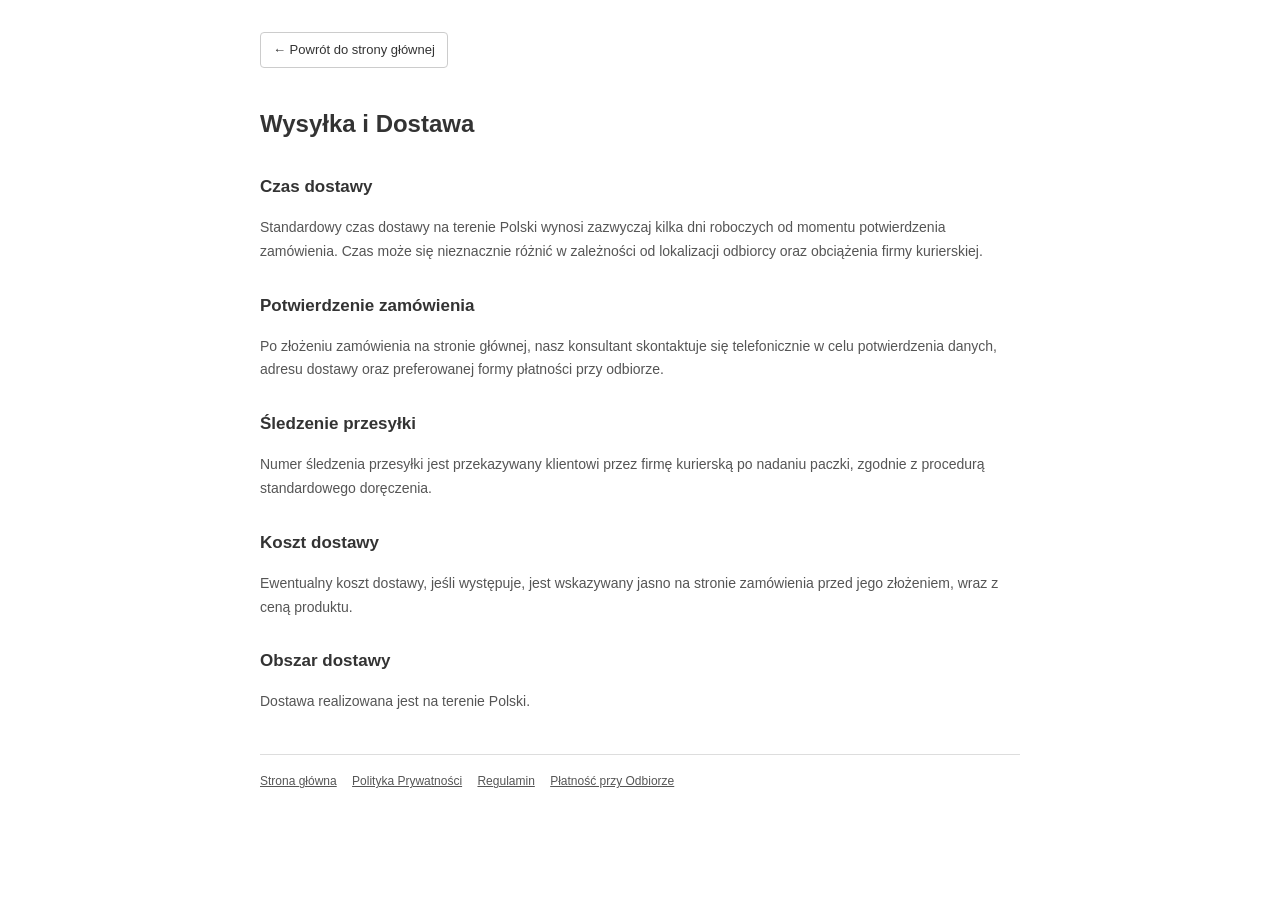
<file: dostawa.html>
<!DOCTYPE html>
<html lang="pl-PL">
<head>
<meta charset="UTF-8">
<meta name="viewport" content="width=device-width, initial-scale=1.0">
<title>Wysyłka i Dostawa – Redimex PL</title>
<meta name="description" content="Informacje o czasie dostawy, kosztach wysyłki i śledzeniu przesyłki Redimex w Polsce.">
<meta name="robots" content="index,follow">
<style>
  body{font-family:'Work Sans',Arial,sans-serif;color:#333;line-height:1.7;max-width:760px;margin:0 auto;padding:32px 20px;}
  h1{font-size:24px;margin-bottom:4px;}
  h2{font-size:17px;margin-top:28px;}
  p,li{font-size:14px;color:#555;}
  .back-link{display:inline-block;margin-bottom:20px;font-size:13px;color:#333;text-decoration:none;border:1px solid #ccc;padding:6px 12px;border-radius:4px;}
  .back-link:hover{background:#f2f2f2;}
  footer{margin-top:40px;padding-top:16px;border-top:1px solid #ddd;font-size:12px;color:#888;}
  footer a{color:#555;margin-right:12px;text-decoration:underline;}
</style>
</head>
<body>

<a href="index.html" class="back-link">← Powrót do strony głównej</a>

<h1>Wysyłka i Dostawa</h1>

<h2>Czas dostawy</h2>
<p>Standardowy czas dostawy na terenie Polski wynosi zazwyczaj kilka dni roboczych od momentu potwierdzenia zamówienia. Czas może się nieznacznie różnić w zależności od lokalizacji odbiorcy oraz obciążenia firmy kurierskiej.</p>

<h2>Potwierdzenie zamówienia</h2>
<p>Po złożeniu zamówienia na stronie głównej, nasz konsultant skontaktuje się telefonicznie w celu potwierdzenia danych, adresu dostawy oraz preferowanej formy płatności przy odbiorze.</p>

<h2>Śledzenie przesyłki</h2>
<p>Numer śledzenia przesyłki jest przekazywany klientowi przez firmę kurierską po nadaniu paczki, zgodnie z procedurą standardowego doręczenia.</p>

<h2>Koszt dostawy</h2>
<p>Ewentualny koszt dostawy, jeśli występuje, jest wskazywany jasno na stronie zamówienia przed jego złożeniem, wraz z ceną produktu.</p>

<h2>Obszar dostawy</h2>
<p>Dostawa realizowana jest na terenie Polski.</p>

<footer>
  <a href="index.html">Strona główna</a>
  <a href="polityka-prywatnosci.html">Polityka Prywatności</a>
  <a href="regulamin.html">Regulamin</a>
  <a href="platnosc-przy-odbiorze.html">Płatność przy Odbiorze</a>
</footer>

</body>
</html>
</file>
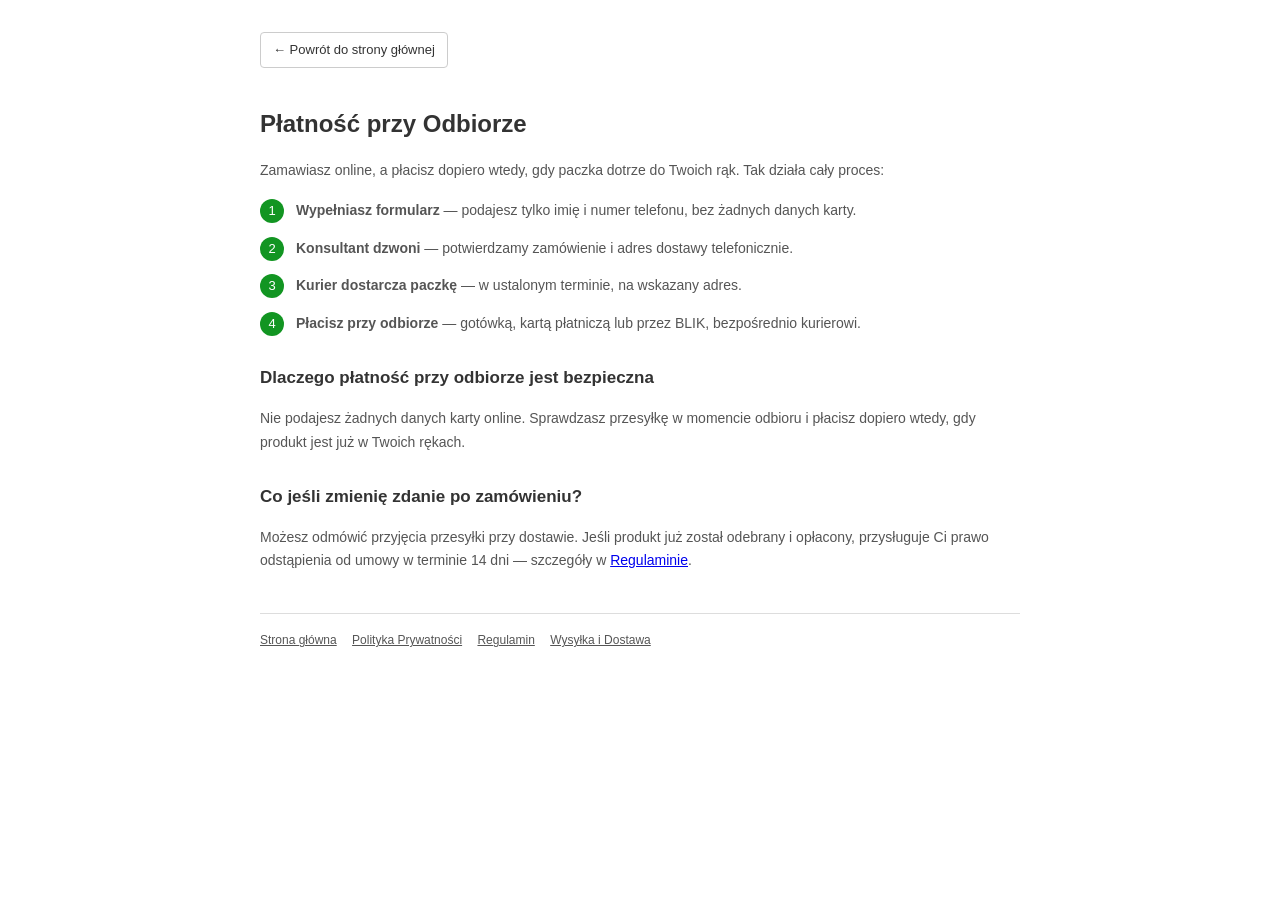
<file: platnosc-przy-odbiorze.html>
<!DOCTYPE html>
<html lang="pl-PL">
<head>
<meta charset="UTF-8">
<meta name="viewport" content="width=device-width, initial-scale=1.0">
<title>Płatność przy Odbiorze – Redimex PL</title>
<meta name="description" content="Jak działa płatność przy odbiorze (za pobraniem) dla zamówień Redimex — bez ryzyka, płacisz dopiero po dostawie.">
<meta name="robots" content="index,follow">
<style>
  body{font-family:'Work Sans',Arial,sans-serif;color:#333;line-height:1.7;max-width:760px;margin:0 auto;padding:32px 20px;}
  h1{font-size:24px;margin-bottom:4px;}
  h2{font-size:17px;margin-top:28px;}
  p,li{font-size:14px;color:#555;}
  .steps{counter-reset:step;list-style:none;padding:0;}
  .steps li{counter-increment:step;position:relative;padding-left:36px;margin-bottom:14px;}
  .steps li::before{content:counter(step);position:absolute;left:0;top:0;background:#129522;color:#fff;width:24px;height:24px;border-radius:50%;text-align:center;font-size:13px;line-height:24px;}
  .back-link{display:inline-block;margin-bottom:20px;font-size:13px;color:#333;text-decoration:none;border:1px solid #ccc;padding:6px 12px;border-radius:4px;}
  .back-link:hover{background:#f2f2f2;}
  footer{margin-top:40px;padding-top:16px;border-top:1px solid #ddd;font-size:12px;color:#888;}
  footer a{color:#555;margin-right:12px;text-decoration:underline;}
</style>
</head>
<body>

<a href="index.html" class="back-link">← Powrót do strony głównej</a>

<h1>Płatność przy Odbiorze</h1>
<p>Zamawiasz online, a płacisz dopiero wtedy, gdy paczka dotrze do Twoich rąk. Tak działa cały proces:</p>

<ol class="steps">
  <li><strong>Wypełniasz formularz</strong> — podajesz tylko imię i numer telefonu, bez żadnych danych karty.</li>
  <li><strong>Konsultant dzwoni</strong> — potwierdzamy zamówienie i adres dostawy telefonicznie.</li>
  <li><strong>Kurier dostarcza paczkę</strong> — w ustalonym terminie, na wskazany adres.</li>
  <li><strong>Płacisz przy odbiorze</strong> — gotówką, kartą płatniczą lub przez BLIK, bezpośrednio kurierowi.</li>
</ol>

<h2>Dlaczego płatność przy odbiorze jest bezpieczna</h2>
<p>Nie podajesz żadnych danych karty online. Sprawdzasz przesyłkę w momencie odbioru i płacisz dopiero wtedy, gdy produkt jest już w Twoich rękach.</p>

<h2>Co jeśli zmienię zdanie po zamówieniu?</h2>
<p>Możesz odmówić przyjęcia przesyłki przy dostawie. Jeśli produkt już został odebrany i opłacony, przysługuje Ci prawo odstąpienia od umowy w terminie 14 dni — szczegóły w <a href="regulamin.html">Regulaminie</a>.</p>

<footer>
  <a href="index.html">Strona główna</a>
  <a href="polityka-prywatnosci.html">Polityka Prywatności</a>
  <a href="regulamin.html">Regulamin</a>
  <a href="dostawa.html">Wysyłka i Dostawa</a>
</footer>

</body>
</html>
</file>
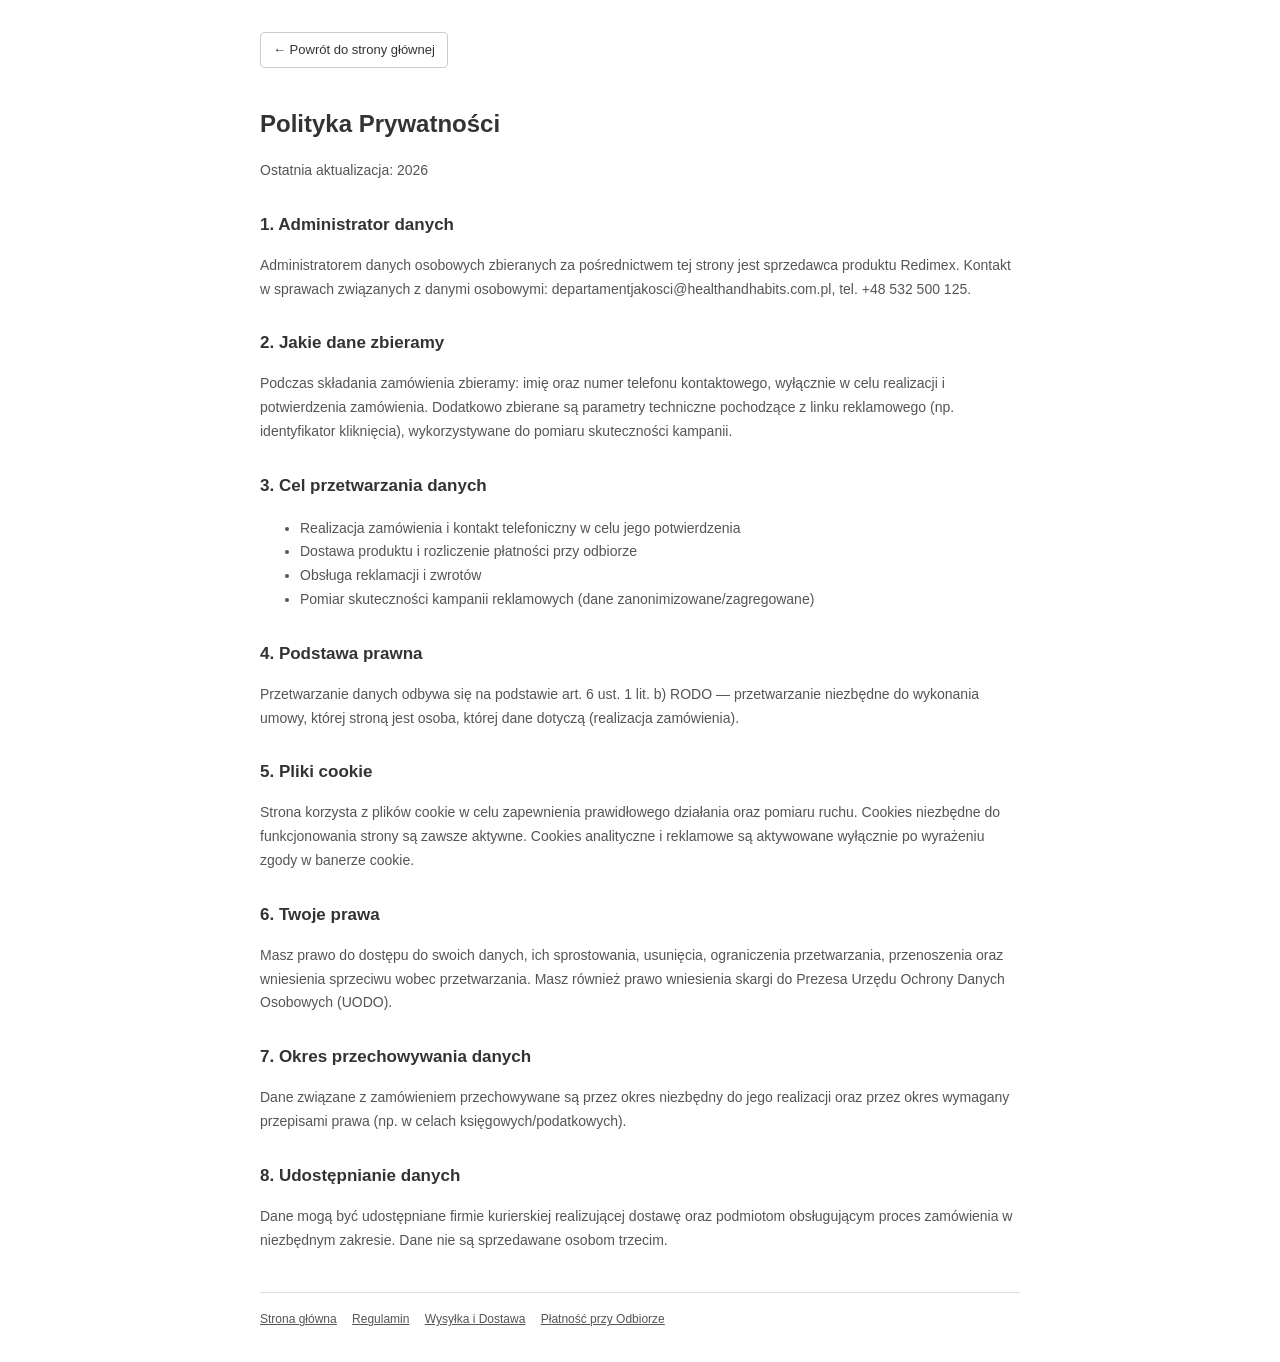
<file: polityka-prywatnosci.html>
<!DOCTYPE html>
<html lang="pl-PL">
<head>
<meta charset="UTF-8">
<meta name="viewport" content="width=device-width, initial-scale=1.0">
<title>Polityka Prywatności – Redimex PL</title>
<meta name="description" content="Polityka prywatności i informacje o przetwarzaniu danych osobowych na stronie Redimex PL, zgodnie z RODO.">
<meta name="robots" content="index,follow">
<style>
  body{font-family:'Work Sans',Arial,sans-serif;color:#333;line-height:1.7;max-width:760px;margin:0 auto;padding:32px 20px;}
  h1{font-size:24px;margin-bottom:4px;}
  h2{font-size:17px;margin-top:28px;}
  p,li{font-size:14px;color:#555;}
  .back-link{display:inline-block;margin-bottom:20px;font-size:13px;color:#333;text-decoration:none;border:1px solid #ccc;padding:6px 12px;border-radius:4px;}
  .back-link:hover{background:#f2f2f2;}
  footer{margin-top:40px;padding-top:16px;border-top:1px solid #ddd;font-size:12px;color:#888;}
  footer a{color:#555;margin-right:12px;text-decoration:underline;}
</style>
</head>
<body>

<a href="index.html" class="back-link">← Powrót do strony głównej</a>

<h1>Polityka Prywatności</h1>
<p>Ostatnia aktualizacja: 2026</p>

<h2>1. Administrator danych</h2>
<p>Administratorem danych osobowych zbieranych za pośrednictwem tej strony jest sprzedawca produktu Redimex. Kontakt w sprawach związanych z danymi osobowymi: departamentjakosci@healthandhabits.com.pl, tel. +48 532 500 125.</p>

<h2>2. Jakie dane zbieramy</h2>
<p>Podczas składania zamówienia zbieramy: imię oraz numer telefonu kontaktowego, wyłącznie w celu realizacji i potwierdzenia zamówienia. Dodatkowo zbierane są parametry techniczne pochodzące z linku reklamowego (np. identyfikator kliknięcia), wykorzystywane do pomiaru skuteczności kampanii.</p>

<h2>3. Cel przetwarzania danych</h2>
<ul>
  <li>Realizacja zamówienia i kontakt telefoniczny w celu jego potwierdzenia</li>
  <li>Dostawa produktu i rozliczenie płatności przy odbiorze</li>
  <li>Obsługa reklamacji i zwrotów</li>
  <li>Pomiar skuteczności kampanii reklamowych (dane zanonimizowane/zagregowane)</li>
</ul>

<h2>4. Podstawa prawna</h2>
<p>Przetwarzanie danych odbywa się na podstawie art. 6 ust. 1 lit. b) RODO — przetwarzanie niezbędne do wykonania umowy, której stroną jest osoba, której dane dotyczą (realizacja zamówienia).</p>

<h2>5. Pliki cookie</h2>
<p>Strona korzysta z plików cookie w celu zapewnienia prawidłowego działania oraz pomiaru ruchu. Cookies niezbędne do funkcjonowania strony są zawsze aktywne. Cookies analityczne i reklamowe są aktywowane wyłącznie po wyrażeniu zgody w banerze cookie.</p>

<h2>6. Twoje prawa</h2>
<p>Masz prawo do dostępu do swoich danych, ich sprostowania, usunięcia, ograniczenia przetwarzania, przenoszenia oraz wniesienia sprzeciwu wobec przetwarzania. Masz również prawo wniesienia skargi do Prezesa Urzędu Ochrony Danych Osobowych (UODO).</p>

<h2>7. Okres przechowywania danych</h2>
<p>Dane związane z zamówieniem przechowywane są przez okres niezbędny do jego realizacji oraz przez okres wymagany przepisami prawa (np. w celach księgowych/podatkowych).</p>

<h2>8. Udostępnianie danych</h2>
<p>Dane mogą być udostępniane firmie kurierskiej realizującej dostawę oraz podmiotom obsługującym proces zamówienia w niezbędnym zakresie. Dane nie są sprzedawane osobom trzecim.</p>

<footer>
  <a href="index.html">Strona główna</a>
  <a href="regulamin.html">Regulamin</a>
  <a href="dostawa.html">Wysyłka i Dostawa</a>
  <a href="platnosc-przy-odbiorze.html">Płatność przy Odbiorze</a>
</footer>

</body>
</html>
</file>
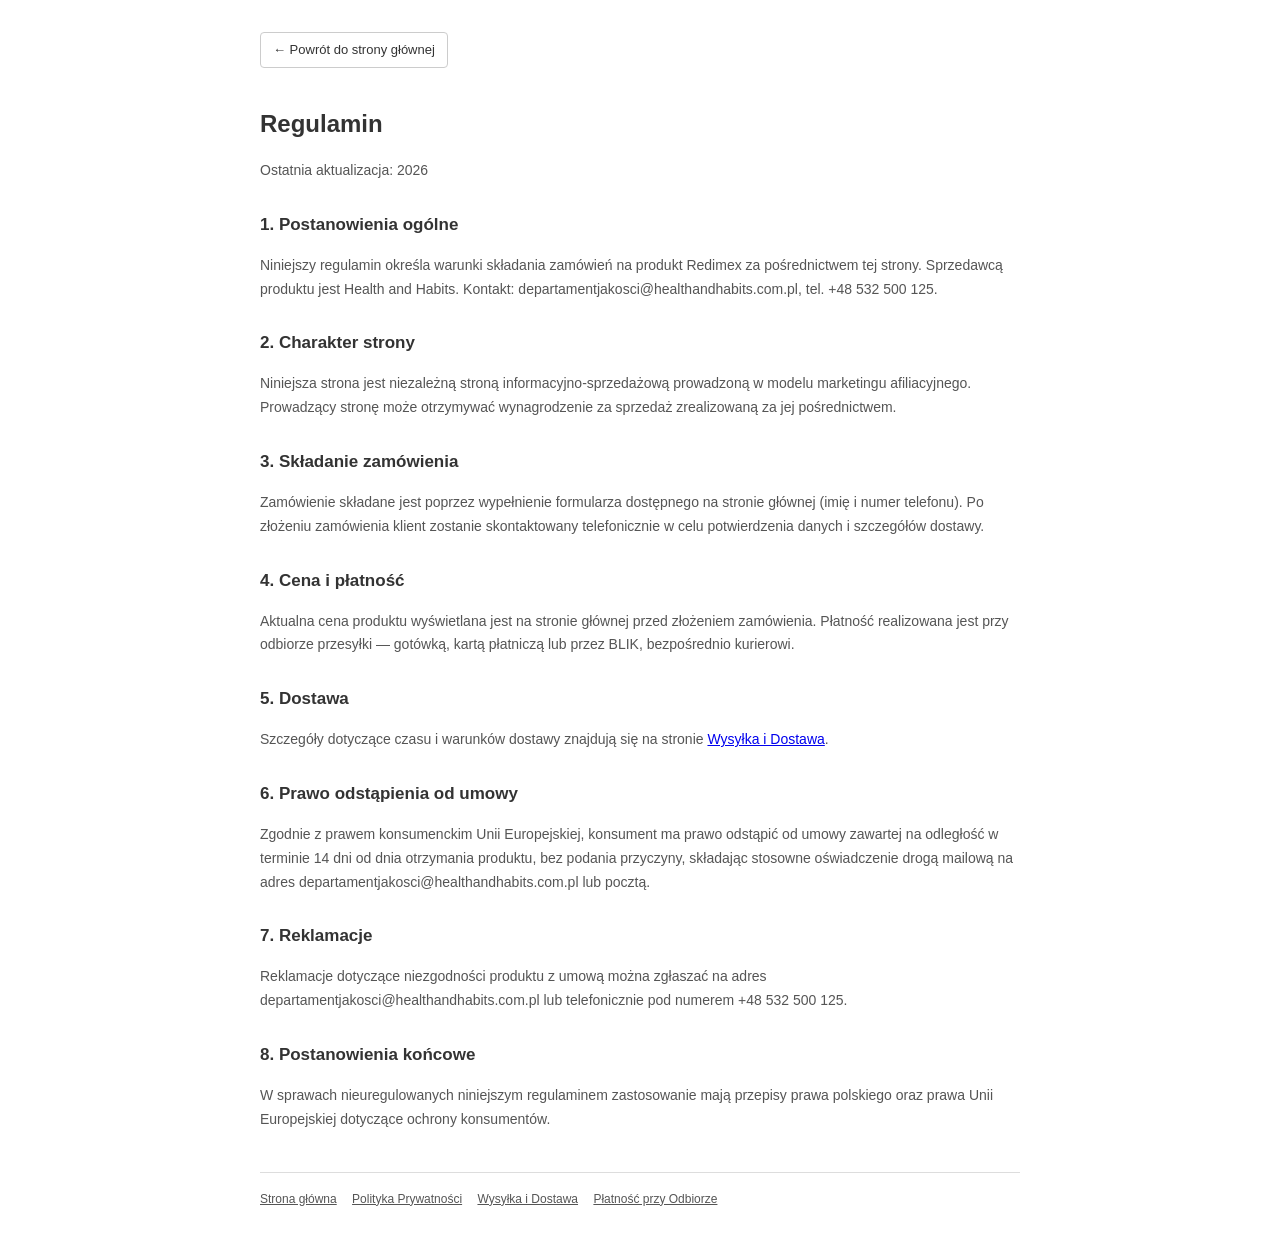
<file: regulamin.html>
<!DOCTYPE html>
<html lang="pl-PL">
<head>
<meta charset="UTF-8">
<meta name="viewport" content="width=device-width, initial-scale=1.0">
<title>Regulamin – Redimex PL</title>
<meta name="description" content="Regulamin sprzedaży i warunki zamówienia produktu Redimex na stronie Redimex PL.">
<meta name="robots" content="index,follow">
<style>
  body{font-family:'Work Sans',Arial,sans-serif;color:#333;line-height:1.7;max-width:760px;margin:0 auto;padding:32px 20px;}
  h1{font-size:24px;margin-bottom:4px;}
  h2{font-size:17px;margin-top:28px;}
  p,li{font-size:14px;color:#555;}
  .back-link{display:inline-block;margin-bottom:20px;font-size:13px;color:#333;text-decoration:none;border:1px solid #ccc;padding:6px 12px;border-radius:4px;}
  .back-link:hover{background:#f2f2f2;}
  footer{margin-top:40px;padding-top:16px;border-top:1px solid #ddd;font-size:12px;color:#888;}
  footer a{color:#555;margin-right:12px;text-decoration:underline;}
</style>
</head>
<body>

<a href="index.html" class="back-link">← Powrót do strony głównej</a>

<h1>Regulamin</h1>
<p>Ostatnia aktualizacja: 2026</p>

<h2>1. Postanowienia ogólne</h2>
<p>Niniejszy regulamin określa warunki składania zamówień na produkt Redimex za pośrednictwem tej strony. Sprzedawcą produktu jest Health and Habits. Kontakt: departamentjakosci@healthandhabits.com.pl, tel. +48 532 500 125.</p>

<h2>2. Charakter strony</h2>
<p>Niniejsza strona jest niezależną stroną informacyjno-sprzedażową prowadzoną w modelu marketingu afiliacyjnego. Prowadzący stronę może otrzymywać wynagrodzenie za sprzedaż zrealizowaną za jej pośrednictwem.</p>

<h2>3. Składanie zamówienia</h2>
<p>Zamówienie składane jest poprzez wypełnienie formularza dostępnego na stronie głównej (imię i numer telefonu). Po złożeniu zamówienia klient zostanie skontaktowany telefonicznie w celu potwierdzenia danych i szczegółów dostawy.</p>

<h2>4. Cena i płatność</h2>
<p>Aktualna cena produktu wyświetlana jest na stronie głównej przed złożeniem zamówienia. Płatność realizowana jest przy odbiorze przesyłki — gotówką, kartą płatniczą lub przez BLIK, bezpośrednio kurierowi.</p>

<h2>5. Dostawa</h2>
<p>Szczegóły dotyczące czasu i warunków dostawy znajdują się na stronie <a href="dostawa.html">Wysyłka i Dostawa</a>.</p>

<h2>6. Prawo odstąpienia od umowy</h2>
<p>Zgodnie z prawem konsumenckim Unii Europejskiej, konsument ma prawo odstąpić od umowy zawartej na odległość w terminie 14 dni od dnia otrzymania produktu, bez podania przyczyny, składając stosowne oświadczenie drogą mailową na adres departamentjakosci@healthandhabits.com.pl lub pocztą.</p>

<h2>7. Reklamacje</h2>
<p>Reklamacje dotyczące niezgodności produktu z umową można zgłaszać na adres departamentjakosci@healthandhabits.com.pl lub telefonicznie pod numerem +48 532 500 125.</p>

<h2>8. Postanowienia końcowe</h2>
<p>W sprawach nieuregulowanych niniejszym regulaminem zastosowanie mają przepisy prawa polskiego oraz prawa Unii Europejskiej dotyczące ochrony konsumentów.</p>

<footer>
  <a href="index.html">Strona główna</a>
  <a href="polityka-prywatnosci.html">Polityka Prywatności</a>
  <a href="dostawa.html">Wysyłka i Dostawa</a>
  <a href="platnosc-przy-odbiorze.html">Płatność przy Odbiorze</a>
</footer>

</body>
</html>
</file>
<file: assets/css/styles.css>
.d-flex {
  display: flex;
}

.d-block {
  display: block;
}

.d-none {
  display: none;
}

.align-items-center {
  align-items: center;
}

.flex-row {
  flex-direction: row;
}

.flex-column {
  flex-direction: column;
}

.half-width {
  width: 50%;
}

.full-width {
  width: 100%;
}

.lt {
  text-decoration: line-through;
}

.green {
  color: green;
}

.color-red {
  color: #990000;
}

.b {
  font-weight: bold;
}

a {
  text-decoration: none;
}

.browser-color {
  color: #1659b4;
}

.uppercase {
  text-transform: uppercase;
}

.bigger {
  font-size: 19px;
  line-height: 28px;
  padding-top: 25px;
  padding-bottom: 25px;
}

.a-center {
  text-align: center !important;
}

.color-green {
  color: #208411;
}

.is-center {
  text-align: center !important;
  -moz-text-align-last: center !important;
       text-align-last: center !important;
}

.is-left {
  text-align: left;
}

.display-desktop {
  display: block;
}

.display-mobile {
  display: none !important;
}

.is-right {
  text-align: right;
  -moz-text-align-last: right !important;
       text-align-last: right !important;
}

.is-justify {
  text-align: justify;
}

.is-bold {
  font-weight: bold;
}

.is-italic {
  font-style: italic;
}

.pull-left {
  float: left;
}

.pull-right {
  float: right;
}

.clear {
  clear: both;
}

.center-photo {
  margin: 0 auto;
  display: block;
  width: 100%;
}

.border-rad-10 {
  border-radius: 10px;
}

.light-pinkbg {
  background-color: #f3bfce;
}

.dark-pinkbg {
  background-color: #d97390;
}

.has-left-img {
  display: block;
  float: left;
  max-width: 250px;
  padding-right: 15px;
}
.has-left-img img {
  margin-bottom: 5px;
}

.has-center-img {
  display: block;
  max-width: 250px;
}

.white-text {
  color: #ffffff;
}

.p-t-20 {
  padding-top: 20px !important;
}

.has-right-img {
  display: block;
  float: right;
  max-width: 250px;
  padding-left: 15px;
}
.has-right-img img {
  margin-bottom: 5px;
}

.primary-color {
  color: #888;
}

.mw-400 {
  max-width: 400px;
}

.sticky {
  position: sticky;
  top: 10px;
}

.mw-450 {
  max-width: 450px;
}

.mw-500 {
  max-width: 500px;
}

.p-10 {
  padding: 10px;
}
.p-20 {
  padding: 20px;
}
.p-v-10 {
  padding-top: 10px !important;
  padding-bottom: 10px !important;
}
.p-v-20 {
  padding-top: 20px !important;
  padding-bottom: 20px !important;
}
.p-v-30 {
  padding-top: 30px !important;
  padding-bottom: 30px !important;
}
.p-t-0 {
  padding-top: 0px !important;
}
.p-t-15 {
  padding-top: 15px !important;
}
.p-h-10 {
  padding-left: 10px !important;
  padding-right: 10px !important;
}
.p-h-15 {
  padding-left: 15px !important;
  padding-right: 15px !important;
}
.p-h-20 {
  padding-left: 20px !important;
  padding-right: 20px !important;
}
.p-h-30 {
  padding-left: 30px !important;
  padding-right: 30px !important;
}
.p-b-0 {
  padding-bottom: 0 !important;
}

.m-t-0 {
  margin-top: 0px !important;
}
.m-t-5 {
  margin-top: 5px !important;
}
.m-t-10 {
  margin-top: 10px;
}
.m-t-15 {
  margin-top: 15px;
}
.m-t-20 {
  margin-top: 20px !important;
}
.m-r-0 {
  margin-right: 0px;
}
.m-r-5 {
  margin-right: 5px;
}
.m-r-10 {
  margin-right: 10px;
}
.m-r-15 {
  margin-right: 15px;
}
.m-b-0 {
  margin-bottom: 0px;
}
.m-b-5 {
  margin-bottom: 5px;
}
.m-b-10 {
  margin-bottom: 10px;
}
.m-b-15 {
  margin-bottom: 15px;
}
.m-l-0 {
  margin-left: 0px;
}
.m-l-5 {
  margin-left: 5px;
}
.m-l-10 {
  margin-left: 10px;
}
.m-l-15 {
  margin-left: 15px;
}

@font-face {
  font-family: "Lato-thin";
  font-style: normal;
  font-weight: 100;
  font-display: swap;
  src: local("Lato-thin"), url("../fonts/Lato/Lato-thin_LE.woff2") format("woff2");
  unicode-range: U+0100-024F, U+0259, U+1E00-1EFF, U+2020, U+20A0-20AB, U+20AD-20CF, U+2113, U+2C60-2C7F, U+A720-A7FF;
}
@font-face {
  font-family: "Lato-thin";
  font-style: normal;
  font-weight: 100;
  font-display: swap;
  src: local("Lato-thin"), url("../fonts/Lato/Lato-thin_L.woff2") format("woff2");
  unicode-range: U+0000-00FF, U+0131, U+0152-0153, U+02BB-02BC, U+02C6, U+02DA, U+02DC, U+2000-206F, U+2074, U+20AC, U+2122, U+2191, U+2193, U+2212, U+2215, U+FEFF, U+FFFD;
}
@font-face {
  font-family: "Lato-light";
  font-style: normal;
  font-weight: 300;
  font-display: swap;
  src: local("Lato-light"), url("../fonts/Lato/Lato-light_LE.woff2") format("woff2");
  unicode-range: U+0100-024F, U+0259, U+1E00-1EFF, U+2020, U+20A0-20AB, U+20AD-20CF, U+2113, U+2C60-2C7F, U+A720-A7FF;
}
@font-face {
  font-family: "Lato-light";
  font-style: normal;
  font-weight: 300;
  font-display: swap;
  src: local("Lato-light"), url("../fonts/Lato/Lato-light_L.woff2") format("woff2");
  unicode-range: U+0000-00FF, U+0131, U+0152-0153, U+02BB-02BC, U+02C6, U+02DA, U+02DC, U+2000-206F, U+2074, U+20AC, U+2122, U+2191, U+2193, U+2212, U+2215, U+FEFF, U+FFFD;
}
@font-face {
  font-family: "Lato-regular";
  font-style: normal;
  font-weight: 400;
  font-display: swap;
  src: local("Lato-regular"), url("../fonts/Lato/Lato-regular_LE.woff2") format("woff2");
  unicode-range: U+0100-024F, U+0259, U+1E00-1EFF, U+2020, U+20A0-20AB, U+20AD-20CF, U+2113, U+2C60-2C7F, U+A720-A7FF;
}
@font-face {
  font-family: "Lato-regular";
  font-style: normal;
  font-weight: 400;
  font-display: swap;
  src: local("Lato-regular"), url("../fonts/Lato/Lato-regular_L.woff2") format("woff2");
  unicode-range: U+0000-00FF, U+0131, U+0152-0153, U+02BB-02BC, U+02C6, U+02DA, U+02DC, U+2000-206F, U+2074, U+20AC, U+2122, U+2191, U+2193, U+2212, U+2215, U+FEFF, U+FFFD;
}
@font-face {
  font-family: "Lato-bold";
  font-style: normal;
  font-weight: 700;
  font-display: swap;
  src: local("Lato-bold"), url("../fonts/Lato/Lato-bold_LE.woff2") format("woff2");
  unicode-range: U+0100-024F, U+0259, U+1E00-1EFF, U+2020, U+20A0-20AB, U+20AD-20CF, U+2113, U+2C60-2C7F, U+A720-A7FF;
}
@font-face {
  font-family: "Lato-bold";
  font-style: normal;
  font-weight: 700;
  font-display: swap;
  src: local("Lato-bold"), url("../fonts/Lato/Lato-bold_L.woff2") format("woff2");
  unicode-range: U+0000-00FF, U+0131, U+0152-0153, U+02BB-02BC, U+02C6, U+02DA, U+02DC, U+2000-206F, U+2074, U+20AC, U+2122, U+2191, U+2193, U+2212, U+2215, U+FEFF, U+FFFD;
}
@font-face {
  font-family: "Lato-black";
  font-style: normal;
  font-weight: 900;
  font-display: swap;
  src: local("Lato-black"), url("../fonts/Lato/Lato-black_LE.woff2") format("woff2");
  unicode-range: U+0100-024F, U+0259, U+1E00-1EFF, U+2020, U+20A0-20AB, U+20AD-20CF, U+2113, U+2C60-2C7F, U+A720-A7FF;
}
@font-face {
  font-family: "Lato-black";
  font-style: normal;
  font-weight: 900;
  font-display: swap;
  src: local("Lato-black"), url("../fonts/Lato/Lato-black_L.woff2") format("woff2");
  unicode-range: U+0000-00FF, U+0131, U+0152-0153, U+02BB-02BC, U+02C6, U+02DA, U+02DC, U+2000-206F, U+2074, U+20AC, U+2122, U+2191, U+2193, U+2212, U+2215, U+FEFF, U+FFFD;
}
h1 {
  font-size: 3.125rem;
  line-height: 3.75rem;
}

h2 {
  font-size: 1.875rem;
  line-height: 2.75rem;
}

h3 {
  font-size: 1.625rem;
  line-height: 2.375rem;
}

h4 {
  font-size: 1.25rem;
  line-height: 1.875rem;
}

h5 {
  font-size: 0.8125rem;
  line-height: 1.4375rem;
}

h6 {
  font-size: 0.625rem;
  line-height: 1.25rem;
}

/*KEYFRAMES*/
@keyframes cookieAnimate {
  0% {
    opacity: 0;
    width: 0px;
    height: 0px;
    padding: 0px;
  }
  100% {
    opacity: 1;
    width: 35px;
    height: 35px;
    padding: 10px;
    margin: 6px;
  }
}
@keyframes cookieContentAnimate {
  0% {
    position: relative;
    top: -10px;
    opacity: 0;
  }
  100% {
    position: relative;
    top: 0px;
    opacity: 1;
  }
}
body,
html {
  margin: 0px;
  padding: 0px;
  /* font-family: "Open Sans", Arial, sans-serif; */
  font-family: Arial, sans-serif;
  line-height: 1.25;
  color: #000;
  font-size: 0.9375rem;
  background-color: #fff;
}
body.home-page {
  font-family: ui-sans-serif, system-ui, sans-serif, Apple Color Emoji, Segoe UI Emoji, Segoe UI Symbol, Noto Color Emoji;
}

* {
  box-sizing: border-box;
}

img {
  max-width: 100%;
}

.crossed {
  text-decoration: line-through;
}

.current-info {
  color: #ff0000;
  font-style: italic;
}
hr {
  height: 1px;
  background: #ccc;
  outline: none;
  border: 0px;
}

.small {
  padding-top: 10px;
  font-size: 0.75rem;
  color: #aaa;
  line-height: 1.1875rem;
  text-align: center;
}

.btn,
button,
input[type=submit] {
  outline: none;
  border: none;
  background: none;
  cursor: pointer;
}

.buttons {
  align-items: center;
}
.buttons > * {
  margin-right: 10px;
}

.btn {
  padding: 0px 17px;
  line-height: 40px;
  position: relative;
  font-size: 0.75rem;
  transition: 0.2s ease-in-out;
  opacity: 1;
  display: flex;
  align-items: center;
  justify-content: center;
}
.btn:hover {
  opacity: 0.8;
}
.btn--radius {
  border-radius: 20px;
}
.btn--primary {
  background: #888;
  color: #fff;
}
.btn--primary span:before {
  background-color: #fff !important;
}
.btn--icon i {
  font-size: 0.875rem;
}
.btn--icon span {
  position: relative;
  display: inline-block;
  padding-left: 13px;
  margin-left: 13px;
}
.btn--icon span:before {
  content: "";
  position: absolute;
  top: 0px;
  left: 0;
  bottom: 0px;
  margin: auto;
  width: 1px;
  height: 16px;
  background-color: #000;
  opacity: 0.3;
  z-index: 1;
}
.btn--main {
  font-size: 1.875rem;
  margin: 20px 0px;
  padding: 0px;
  color: #1659b4;
}

.promo, .popupText button.promo {
  background: #28a745;
  padding: 15px 25px;
  font-weight: 900;
  color: #fff;
  display: inline-block;
  font-size: 32px;
  line-height: 42px;
  font-weight: 500;
  text-align: center;
  margin: 20px auto;
}

ul {
  list-style-type: none;
  padding-left: 0px;
  margin: 0px;
}

.article ul {
  padding-left: 20px;
  list-style-type: disc;
}
.article ul li {
  font-size: 1.25rem;
  line-height: 1.875rem;
  margin: 3px 0px;
}

.article ul.list {
  list-style-type: auto;
  padding-left: 23px;
}
.article ul.list li {
  padding: 0;
  margin: 0;
  font-size: 1.4rem;
  line-height: 1.75rem;
}

.arrow-list {
  display: flex;
  flex-direction: column;
  margin-top: 20px;
}
.arrow-list li {
  list-style: none;
  display: flex;
  justify-content: left;
  align-items: center;
  gap: 25px;
}
.arrow-list li:before {
  font-family: "Font Awesome 5 Free";
  content: "\f061";
  font-size: 30px;
  font-weight: 900;
  color: #205822;
}

.check-list {
  display: flex;
  flex-direction: column;
  margin-top: 20px;
}
.check-list li {
  list-style: none;
  display: flex;
  justify-content: left;
  align-items: center;
  gap: 25px;
}
.check-list li:before {
  font-family: "Font Awesome 5 Free";
  content: "\f00c";
  font-size: 30px;
  font-weight: 900;
  color: #205822;
}

.stars-list {
  display: flex;
  flex-direction: column;
  margin-top: 20px;
}
.stars-list li {
  list-style: none;
  display: flex;
  justify-content: left;
  align-items: center;
  gap: 25px;
}
.stars-list li:before {
  font-family: "Font Awesome 6 Free";
  content: "\f005";
  font-size: 26px;
  font-weight: 900;
  color: #d5ae4a;
}

.playbutton-list {
  display: flex;
  flex-direction: column;
  margin-top: 20px;
}
.playbutton-list li {
  list-style: none;
  display: flex;
  justify-content: left;
  align-items: center;
  gap: 25px;
}
.playbutton-list li:before {
  font-family: "Font Awesome 6 Free";
  content: "\f152";
  font-size: 25px;
  font-weight: 900;
  color: #d5ae4a;
}

@media screen and (max-width: 500px) {
  article ul {
    padding-left: 20px;
  }
}
.breadcrumbs {
  padding-top: 10px;
  margin: 0px 0px 20px;
  font-weight: 700;
  font-size: 1rem;
}
.breadcrumbs .sep {
  margin: 0px 8px;
}
.breadcrumbs__item {
  color: #606060;
  transition: 0.2s ease-in-out;
  text-decoration: none !important;
}
.breadcrumbs__item:last-child::after, .breadcrumbs__item:last-of-type::after {
  content: none;
}
.breadcrumbs__item.is-active, .breadcrumbs__item:hover {
  color: #444;
}
.breadcrumbs-addition {
  margin-left: auto;
  color: #808080;
  font-size: 0.8125rem;
}
.breadcrumbs-addition .header-date {
  margin-right: 0px;
  margin-left: 3px;
}

.author {
  align-items: center;
  font-size: 1rem;
  color: #606060;
}
.author .b {
  color: #000000;
}
.author__img {
  width: 40px;
  height: 40px;
  margin-right: 10px;
  border-radius: 50%;
  overflow: hidden;
}
.author__img img {
  width: 100%;
  -o-object-fit: cover;
     object-fit: cover;
}
.aboutAuthor {
  background: #88825;
  align-items: center;
  margin-top: 10px;
  padding: 30px;
}
.aboutAuthor__img {
  width: 170px;
  height: 170px;
  overflow: hidden;
  border-radius: 50%;
  border: 2px solid #000;
  position: relative;
}
.aboutAuthor__content {
  width: calc(100% - 210px);
  margin-left: 40px;
}
.aboutAuthor__content h3 {
  font-size: 1.6875rem;
  line-height: 2.3125rem;
  margin-bottom: 20px;
  margin-top: 0px;
}
.aboutAuthor__content p {
  font-size: 1.125rem;
  line-height: 1.75rem;
  margin-top: 0px;
  margin-bottom: 0px;
}

@media screen and (max-width: 650px) {
  .aboutAuthor {
    flex-direction: column;
    align-items: center;
    justify-content: center;
    text-align: center;
    padding: 15px;
  }
  .aboutAuthor__content {
    width: 100%;
    margin-left: 0px;
  }
  .aboutAuthor__content h3 {
    margin-top: 15px;
  }
}
.socialMedia {
  margin-top: 30px;
  margin-bottom: 30px;
}
.socialMedia .shareTitle {
  border: 1px solid #e9e9e9;
  border-radius: 2px;
  color: #444;
  position: relative;
  line-height: 40px;
  padding: 0px 13px;
  font-size: 0.75rem;
  font-weight: 700;
  margin-right: 15px;
}
.socialMedia .shareTitle:after, .socialMedia .shareTitle:before {
  content: "";
  position: absolute;
  top: 50%;
  transform: translateY(-50%);
  left: 100%;
  width: 0;
  height: 0;
  border-style: solid;
}
.socialMedia .shareTitle:before {
  border-width: 9px 0 9px 11px;
  border-color: transparent transparent transparent #e9e9e9;
}
.socialMedia .shareTitle:after {
  border-width: 8px 0 8px 10px;
  border-color: transparent transparent transparent #fff;
}

.weather-widget {
  align-items: center;
  margin-right: 30px;
}

.weather-icon {
  width: 50px;
}

.weather-content {
  display: flex;
  flex-direction: column;
  margin-left: 10px;
}

.weather-temp {
  font-size: 20px;
  font-weight: bold;
}

.weather-city {
  text-transform: uppercase;
  opacity: 0.5;
  font-size: 12px;
  font-weight: bold;
}

.tags {
  display: flex;
  flex-wrap: wrap;
}
.tags .tag {
  margin-right: 10px;
  margin-top: 5px;
  margin-bottom: 5px;
  padding: 12px 15px;
  font-size: 1rem;
  border: 1px solid #E4E5E6;
  color: #17222B;
  transition: 0.2s ease-in-out;
  cursor: pointer;
}
.tags .tag:hover {
  background: #E4E5E6;
}
.tags .tag--first {
  background: #E4E5E6;
  letter-spacing: 1px;
}

.order-secton {
  background: #fff;
  margin-top: 20px;
}

div.form {
    width: 570px;
    margin: 0 auto;
    text-align: center;
    line-height: 1;
}

div.buyForm.main-site div.form {
  margin-left: auto;
  border: 3px solid #4c6b4b;
  border-radius: 10px;
  padding: 30px;
  background: #fff;
}
div.buyForm.main-site div.form h2.order-title {
  text-transform: uppercase;
  color: #ff0000;
  letter-spacing: 0px;
  font-family: "LatoBo";
  margin-top: 0px;
  margin-bottom: 0px;
  text-align: center;
  font-weight: bold;
}

.btn-red {
  width: 280px !important;
  max-width: 90%;
  margin: 10px auto;
  outline: none;
  border: none;
  cursor: pointer;
  padding: 20px 40px !important;
  border-radius: 5px;
  transition: 0.2s ease-in-out;
  font-size: 33px !important;
  line-height: 43px;
  color: #fff;
  background: #c00 !important;
}

.frame-form {
  min-height: 200px;
  width: 730px;
  max-width: 100%;
  margin: 20px auto;
  background: rgba(216, 216, 216, 0.831372549);
  border: 10px outset #c00;
  border-radius: 30px;
  display: flex;
  align-items: center;
  justify-content: center;
}
.frame-form .img {
  margin: 15px;
  box-shadow: none;
  border: none;
  background: rgba(0, 0, 0, 0);
  overflow: hidden;
  max-width: 250px;
}
.frame-form .img img {
  max-width: 100%;
}

.frame-form .buyForm {
  width: 420px;
  max-width: 95%;
  margin: 5px auto;
  display: block;
}
.frame-form .buyForm form .form-group {
  display: flex;
  padding: 10px;
  width: 100%;
  align-items: center;
  flex-direction: column;
}
.frame-form .buyForm form .form-group .form-control {
  display: flex;
  width: 100%;
}
.frame-form .buyForm form .form-group .form-control input {
  width: 100%;
  margin: 0px 5px;
  display: block;
  padding: 10px 12px;
  font-size: 15px;
  line-height: 25px;
  color: #555;
  background-color: #f1f1f1;
  background-image: none;
  border: 1px solid #727272;
  border-radius: 4px;
}

.show-on-mobile {
  display: none;
}

.verified {
  color: #444;
  font-size: 14px;
  text-align: center;
  font-weight: 500;
}
.verified i {
  display: inline-block;
  background: url(../img/verified.png) no-repeat;
  background-size: 20px 20px;
  width: 20px;
  height: 20px;
  vertical-align: middle;
  margin-right: 5px;
}

.formGroup-half, .formGroup-3-1 {
  display: flex;
  gap: 20px;
}

.formGroup-half .formGroup {
  width: 50%;
}

.formContent {
  width: 100%;
}
.formContent input {
  width: 100%;
}

input, select {
    font-size: 17px;
    padding: 8px 10px;
    background: #fff;
    outline: none;
    border: 1px solid #b1b1b1;
    border-radius: 10px;
}

.formGroup-3-1.reverse {
  flex-direction: row-reverse;
}

input:last-of-type {
  margin-right: 0px;
}

.formGroup-3-1 .formGroup:first-child {
  width: 70%;
}
.formGroup-3-1 .formGroup:last-child {
  width: 30%;
}

.col-sm-1 {
  width: 100%;
}

select {
  outline: none;
}

.radio-flex {
  justify-content: center;
  gap: 20px;
  flex-wrap: wrap;
  align-items: center;
  padding-bottom: 15px;
}
.radio-flex .radioGroup {
  flex-direction: row;
  align-items: center;
  margin: 0;
  padding: 5px 0px;
}

.sum-products {
  display: flex;
  flex-direction: row;
  justify-content: space-between;
  align-items: flex-end;
  width: 100%;
  gap: 10px;
  padding-top: 0 !important;
  font-size: 1.25rem;
}
.sum-products .sum-product-prices p {
  text-align: right;
  -moz-text-align-last: right;
       text-align-last: right;
}

.pullLeft {
  float: left;
}

.buyForm {
  /* padding-bottom: 20px; */
}
.center-buyForm {
    background: #fff;
    max-width: 700px;
    margin: 0 auto;
    border: 3px solid #2b763d;
    border-radius: 10px;
    padding: 0px 20px 20px;
}

.section-order .center-buyForm {
    margin-top: 20px;
    box-shadow: 0 9px 25px rgba(0,0,0,.52);
    border: 0px none;
    border-radius: 20px;
    padding: 25px;
    padding-top: 1px;
    font-family: Arial, sans-serif;
}

.radioGroup{
    text-align: left;
    margin-bottom:10px;
}

.radioGroup label {
  width: 100%;
  margin-left: 10px;
}

input[type=submit] {
  margin: 0 auto;
  display: inline-block;
  border: none;
  padding: 10px 40px;
  font-size: 30px;
}

.form-icons {
    flex-wrap: wrap;
    margin: 10px 0px 20px;
    border-bottom: 1px solid #ccc;
    border-top: 1px solid #ccc;
    justify-content: center;
}
.form-icons img {
  width: initial !important;
}
.form-icons .form-single-icon {
    max-height: 30px;
    object-fit: contain;
    margin: 15px;
}

.form-icons-item {
    align-items: center;
    font-size: 14px;
    margin: 10px 15px;
}

.form-icons-item:first-child {
    margin-left: 0px;
}

.form-icons-item:last-child {
    margin-right: 0px;
}

.form-icons-item:last-child img {
    height: 35px;
}

.form-icons-item img {
    height: 40px;
    object-fit: contain;
    margin-right: 10px;
    max-width: 40px;
}

.product-price {
  justify-content: center;
  align-items: center;
  font-size: 35px;
}
.product-price .old-price {
  text-decoration: line-through;
}
.product-price .new-price {
  font-weight: bold;
}
.product-price span {
  margin: 15px;
}
.product-price i {
  color: #c00;
}

@media screen and (max-width: 700px) {
  .formGroup-half, .formGroup-3-1 {
    flex-wrap: wrap;
    gap: 0px;
  }
  .formContent {
    width: 100%;
  }
  .form-group {
    display: block;
  }
  .formGroup-half .formGroup {
    width: 100%;
  }
  .formGroup-3-1 .formGroup:first-child, .formGroup-3-1 .formGroup:last-child {
    width: 100%;
  }
}
@media screen and (max-width: 680px) {
  .radio-flex {
    gap: 10px;
  }
  .frame-form {
    flex-direction: column;
  }
  .hide-on-mobile {
    display: none;
  }
  .show-on-mobile {
    display: block;
    max-width: 35%;
    margin-top: 15px;
    border-radius: 15px;
  }
}
@media screen and (max-width: 450px) {
  .radio-flex {
    justify-content: left;
  }
}
/*Cookie communicate*/
/*KEYFRAMES*/
@keyframes cookieContentAnimate {
  0% {
    opacity: 0;
    bottom: -300px;
  }
  100% {
    opacity: 1;
  }
}
.closeCookieBox {
  opacity: 0;
}

.cookieBox {
  display: none;
  position: fixed;
  bottom: 10px;
  left: 10px;
  right: 10px;
  margin: auto;
  opacity: 0;
  max-width: 100%;
  text-align: center;
  transition: 0.2s linear;
  z-index: 1000;
  border-radius: 10px;
  overflow: hidden;
  border: 1px solid #000;
  animation: cookieContentAnimate 0.5s 1 0.4s;
  animation-fill-mode: forwards;
}

.cookieBox.display {
  display: block;
}

.cookieBox.display.closeCookieBox {
  display: none;
}

.cookieBox .cookieBoxContent {
  background: rgba(0, 0, 0, 0.6862745098);
}

.cookieBox .cookieBoxContent {
  color: #fff;
  padding: 10px;
  font-size: 13px;
  line-height: 19px;
  position: relative;
  transition: 1s linear;
  opacity: 1;
  display: flex;
  flex-direction: row;
  gap: 15px;
  align-items: center;
}

.cookieBox .cookieBoxContent p {
  padding: 0px;
  margin: 0px;
  font-size: 13px;
  line-height: 19px;
}

.cookieBox .cookieBoxContent p:first-child {
  width: calc(100% - 210px);
}

.cookieBox .cookieBoxContent p:last-child {
  margin-left: auto;
}

.cookieBox .cookieBoxContent a.readMore {
  color: #fff;
  font-weight: bold;
}

.cookieBox .cookieBoxContent a.readMore:hover {
  text-decoration: underline;
}

.cookieBox .cookieBoxContent .closeCookies {
  color: #155724;
  background-color: #d4edda;
  padding: 10px 20px;
  border-radius: 5px;
  border: none;
}

.cookieBox .cookieBoxContent .discardCookie {
  color: #721c24;
  background-color: #f8d7da;
  padding: 10px 20px;
  border-radius: 5px;
  border: none;
}

.cookieActions button {
  display: block;
}

.cookieActions {
  display: flex;
  align-items: center;
  gap: 10px;
}

.confirmation-overlay {
  position: fixed;
  top: 0px;
  bottom: 0px;
  left: 0px;
  right: 0px;
  width: 100%;
  height: 100%;
  display: flex;
  align-items: center;
  justify-content: center;
  z-index: 10000;
  background: rgba(61, 61, 61, 0.8);
  opacity: 0;
  visibility: hidden;
  transition: opacity 0.3s 0s, visibility 0s 0.3s;
}

.confirmation-overlay.is-visible {
  opacity: 1;
  visibility: visible;
  transition: opacity 0.3s 0s, visibility 0s 0s;
}

.confirmation-overlay .confirmation-modal {
  width: 500px;
  max-width: calc(100% - 30px);
  background: #fff;
  border-radius: 10px;
  overflow: hidden;
  box-shadow: 0 0 20px rgba(0, 0, 0, 0.2);
  transform: translateY(-40px);
  /* Force Hardware Acceleration in WebKit */
  -webkit-backface-visibility: hidden;
  transition-property: transform;
  transition-duration: 0.3s;
}

.confirmation-overlay.is-visible .confirmation-modal {
  transform: translateY(0);
}

.confirmation-overlay .confirmation-header {
  margin: 10px;
  position: relative;
  background: #ececec;
  border-radius: 8px;
  display: flex;
  align-items: center;
  justify-content: space-between;
  padding: 10px 15px;
}

.confirmation-overlay h3 {
  font-weight: normal;
  font-size: 20px;
  margin: 0px;
}

.confirmation-overlay .close-confirmation-icon {
  width: 30px;
  height: 30px;
  border-radius: 50%;
  display: flex;
  align-items: center;
  justify-content: center;
  color: #000;
  background: #fff;
}

.confirmation-overlay .confirmation-body {
  padding: 0px 20px 20px;
  font-weight: 300;
  text-align: center;
}

.confirmation-overlay .confirmation-body > *:last-child {
  margin-bottom: 0px;
}

.confirmation-overlay .confirmation-footer {
  display: flex;
}

.confirmation-overlay .confirmation-footer > button {
  width: 50%;
  border-radius: 0px;
  outline: none;
  border-radius: 10px;
  border: none;
  cursor: pointer;
  margin: 5px;
  font-size: 18px;
  border: 1px solid transparent;
  padding: 10px;
}

.confirmation-overlay .confirmation-footer .discard-action {
  color: #721c24;
  background-color: #f8d7da;
  border-color: #f5c6cb;
}

.confirmation-overlay .confirmation-footer .accept-action {
  color: #155724;
  background-color: #d4edda;
  border-color: #c3e6cb;
}

@media screen and (max-width: 800px) {
  .cookieBox .cookieBoxContent {
    flex-direction: column;
    align-items: center;
  }
  .cookieBox .cookieBoxContent p:first-child {
    width: 100%;
  }
  .cookieBox .cookieBoxContent p:last-child {
    margin-left: 0px;
    margin-top: 20px;
  }
}
@media screen and (max-width: 400px) {
  .confirmation-footer {
    flex-direction: column;
  }
  .confirmation-footer button {
    width: 100% !important;
  }
}
blockquote {
  color: #000;
  padding: 20px 30px;
  background: #cfcfcf;
  position: relative;
  margin: 0px;
  border-radius: 10px;
  font-size: 19px;
  line-height: 32px;
  z-index: 10;
  font-style: italic;
}
blockquote:after, blockquote:before {
  font-size: 200px;
  font-family: "Calisto MT";
  line-height: 150px;
  z-index: -1;
  content: '"';
  position: absolute;
  width: 30px;
  height: auto;
  width: 100px;
  height: 80px;
  background-size: contain;
  z-index: 0;
  opacity: 0.06;
}
blockquote:before {
  top: 10px;
  left: 0px;
}
blockquote:after {
  bottom: 0px;
  right: -10px;
}
blockquote .has-left-img {
  overflow: hidden;
  border-radius: 10px;
  max-width: 190px;
  margin-right: 15px;
  margin-bottom: 0px;
}
blockquote img {
  margin-bottom: 0px !important;
  padding-right: 0px !important;
}
blockquote p {
  margin: 0px;
  line-height: 1.6875rem !important;
}

div.main {
    padding: 20px 0px;
}
.layout__center div.main,
.header-middle .header-container {
    padding-left: 65px;
    padding-right: 65px;
    /* border-left: 1px solid rgba(0, 0, 0, 0.1); */
    /* border-right: 1px solid rgba(0, 0, 0, 0.1); */
    /* border-color: #ccc; */
}
div.main div.mainContainer {
  width: 1000px;
  padding: 0px;
  margin: 0 auto;
  background: #fff;
  /* border-radius: 10px; */
}
div.main div.mainContainer .sideBoxes {
  display: flex;
}

div.sideBoxes {
  width: 100%;
}

.sideboxes-standard {
  background: #fff;
  padding-left: 15px;
  padding-right: 15px;
}

.sideboxes-order {
  flex-direction: column;
  padding-left: 30px;
  padding-right: 30px;
}

.del {
  text-decoration: line-through;
  color: #ff0000;
}

.errors2 {
    color: #fb6363;
    font-size: 15px;
    margin-top: 10px;
    font-weight: bold;
}

.errors2:empty {
    display: none;
}

.errors2-title {
    background: #ff4545;
    color: #fff;
    /* border-radius: 28px; */
    padding: 9px 10px;
    text-transform: uppercase;
    font-size: 17px;
    line-height: 1.2;
}

.error-field {
    border-color: red;
}

.successMsg {
  color: green;
  font-size: 15px;
  margin-top: 10px;
  font-weight: bold;
}

.productInfoVariant-1 {
  position: relative;
  display: flex;
  flex-wrap: wrap;
  align-items: center;
  justify-content: center;
  flex-direction: column;
}

.productInfoVariant-1 > .infoProd {
  text-align: center;
  font-size: 18px;
  line-height: 27px;
  color: #222;
  margin-right: 0px;
}

.productInfoVariant-1 > .infoProd > .oldPrice {
  font-size: 24px;
  font-weight: 700;
  line-height: 36px;
  text-decoration: line-through;
}

.productInfoVariant-1 > .infoProd > p {
  margin-bottom: 8px;
}

.productInfoVariant-1 > .infoProd > .newPrice {
  color: #F44336;
  font-size: 24px;
  line-height: 36px;
  font-weight: 700;
}

.header {
  position: relative;
}
.header__icons {
  position: absolute;
  top: 15px;
  right: 0px;
}
.header__additional-icons img {
  width: 25px;
  opacity: 0.5;
  max-height: 46px;
  margin: 0px 6px;
  transition: 0.2s ease-in-out;
}
.header__additional-icons img:hover {
  opacity: 1;
}

.header__additional-search {
  position: relative;
  border-radius: 30px;
  overflow: hidden;
  border: 1px solid #ccc;
}
.header__additional-search input {
  border-radius: 30px;
  padding: 10px 15px;
  margin-right: 0px;
  padding-right: 40px;
  box-sizing: border-box;
  width: 300px;
  border: none;
}
.header__additional-search img {
  height: 20px;
  margin-right: 5px;
}
.header__additional-search a {
  align-items: center;
  position: absolute;
  right: 0px;
  top: 0px;
  color: #000000;
  background: #cccccc;
  font-weight: bold;
  padding: 8px 20px;
  border-top-right-radius: 30px;
  border-bottom-right-radius: 30px;
  text-transform: uppercase;
}

.header__additional-menu {
  display: flex;
  margin-left: auto;
}
.header__additional-menu ul {
  margin-top: 25px;
  display: flex;
  margin-left: auto;
  padding: 12px 20px;
}
.header__additional-menu ul li a {
  color: #000000;
  margin: 0px 12px;
  font-size: 1rem;
  text-transform: uppercase;
}

@media screen and (max-width: 870px) {
  .header__additional-menu ul {
    margin-top: 0px;
  }
}
.layout__center {
    max-width: 1030px;
    margin: 0 auto;
    width: 100%;
    padding: 0px 15px;
}
.section-hero .layout__center,
.section-about .layout__center {
    max-width: 800px;
    padding: 32px 16px;
    display: flex;
    flex-direction: column;
    align-items: center;
    justify-content: center;
    text-align: center;
}
.section-about .layout__center {
    padding-bottom: 0px;
}
.section-features .layout__center {
    max-width: 900px;
    padding-top: 60px;
    padding-bottom: 60px;
}
.section-ingredients .layout__center {
    max-width: 900px;
    padding-top: 30px;
    padding-bottom: 30px;
}
.section-usage .layout__center {
    max-width: 900px;
    padding: 0;
}
.section-order .layout__center {
    max-width: 1200px;
    padding-top: 60px;
    padding-bottom: 60px;
}

.section-hero {
    background-color: #f7f3ee;
    font-family: "Work Sans", Arial, sans-serif;
}
.section-hero h1,
.section-order h1 {
    font-size: 60px;
    line-height: 1;
    font-weight: 900;
    color: #111827;
    font-family: "Work Sans", Arial, sans-serif;
    text-align: center;
    margin-top: 0px;
    margin-bottom: 16px;
}
.section-hero h2 {
    font-size: 20px;
    line-height: 1.4;
    font-weight: 500;
    color: #fff;
    text-align: center;
    background-color: #4caf50;
    padding: 8px 24px;
    border-radius: 8px;
    margin-top: 0px;
    margin-bottom: 16px;
}
.section-hero .img {
    overflow: initial;
    max-width: 700px;
    margin: 0 auto;
    margin-bottom: 18px;
}
.section-hero .img img {
    max-height: 420px;
    margin-top:15px;
    margin-bottom: 15px;
    object-fit: contain;
    filter: drop-shadow(0 10px 15px rgba(0,0,0,.6));
}
.section-hero ul {
    display: flex;
    flex-direction: row;
    justify-content: space-between;
    text-align: center;
    color: #6b7280;
    font-size: 15px;
    font-weight: 500;
    width: 100%;
    margin-bottom: 24px;
}
.section-hero ul li {
    display: flex;
    justify-content: center;
    align-items: center;
    width: 100%;
}
.section-hero ul li span {
    color: #22c55e;
    font-size: 30px;
    line-height: 36px;
    font-weight: 800;
    margin-right: 7px;
}
.buy-now {
    display: block;
    font-size: 24px;
    line-height: 32px;
    color: #000;
    font-weight: 700;
    font-family: "Work Sans", Arial, sans-serif;
    text-align: center;
    text-decoration: none;
    min-width: 250px;
    padding: 12px 24px;
    border-radius: 8px;
    box-shadow: 0 0 #0000, 0 0 #0000, 0 10px 15px -3px rgba(0,0,0,.3);
    background-color: #facc15;
    border: 0px solid transparent;
    border-color: #6b7280;
    border-bottom-width: 4px;
    transition-property: color, background-color, border-color, text-decoration-color, fill, stroke, opacity, box-shadow, transform, filter, backdrop-filter;
    transition-timing-function: cubic-bezier(.4, 0, .2, 1);
    transition-duration: .3s;
}
.buy-now:hover {
    box-shadow: 0 0 #0000, 0 0 #0000, 0 10px 15px -3px rgba(0,0,0,.3);
    background-color: #fde047;
}

.section-about {
    background-color: #fff;
}
.section-about h2 {
    font-size: 60px;
    line-height: 1;
    font-weight: 900;
    color: #111827;
    font-family: "Work Sans", Arial, sans-serif;
    text-align: center;
    padding: 0px;
    border-radius: 8px;
    margin-top: 0px;
    margin-bottom: 16px;
}
.section-about p {
    font-size: 16px;
    line-height: 24px;
    color: #4b5563;
    text-align: left;
    margin-top: 0px;
    margin-bottom: 24px;
}

.section-features {
    background-color: #f7f3ee;
}
.section-features ul {
    display: flex;
    justify-content: center;
    flex-wrap: wrap;
    gap: 24px;
}
.section-features ul li {
    display: flex;
    flex-direction: column;
    align-items: center;
    flex-basis: 150px;
    padding-left: 8px;
    padding-right: 8px;
}
.section-features ul li img {
    width: 80%;
    height: auto;
    margin-bottom: 8px;
}
.section-features ul li p {
    font-size: 16px;
    line-height: 24px;
    color: #4b5563;
    font-weight: 500;
    text-align: center;
    margin: 0;
}

.section-ingredients {
    background-color: #fff;
}
.section-ingredients h2 {
    font-size: 60px;
    line-height: 1;
    font-weight: 900;
    color: #111827;
    font-family: "Work Sans", Arial, sans-serif;
    text-align: center;
    padding: 0px;
    border-radius: 8px;
    margin-top: 0px;
    margin-bottom: 16px;
}
.section-ingredients ul {
    display: flex;
    justify-content: center;
    flex-wrap: wrap;
    gap: 24px;
}
.section-ingredients ul li {
    display: flex;
    flex-direction: column;
    align-items: center;
    flex-basis: 200px;
    flex-grow: 1;
}
.section-ingredients ul li img {
    width: auto;
    max-width: 100%;
    height: auto;
    margin-top: 60px;
    margin-bottom: 20px;
}
.section-ingredients ul li h3 {
    font-size: 18px;
    line-height: 28px;
    font-weight: 700;
    color: #6b7280;
    text-align: center;
    margin-top: 0px;
    margin-bottom: 0px;
}
.section-ingredients ul li p {
    font-size: 16px;
    line-height: 24px;
    color: #6b7280;
    font-weight: 500;
    text-align: center;
    margin: 0;
    margin-top: 5px;
}
.section-ingredients img.separator {
    display: block;
    max-width: 600px;
    width: 100%;
    height: auto;
    -o-object-fit: cover;
    object-fit: cover;
    padding-left: 32px;
    padding-right: 32px;
    margin-bottom: 8px;
    margin-top: 20px;
}
.section-ingredients .more-ingredients {
    padding-left: 20%;
}
.section-ingredients .more-ingredients p {
    margin: 0;
    font-size: 16px;
    line-height: 24px;
    color: #4b5563;
    font-weight: 500;
    padding-left: 22px;
}
.section-ingredients .more-ingredients p.info {
    font-weight: 400;
    display: flex;
    align-items: center;
    padding: 0px;
}
.section-ingredients .more-ingredients p.info span {
    color: #16a34a;
    font-size: 20px;
    line-height: 28px;
    font-weight: 700;
    margin-right: 7px;
}
.section-ingredients .order-info-row {
    display: flex;
    justify-content: center;
    padding-top: 32px;
    padding-bottom: 32px;
}
.section-ingredients .order-info-row a.buy-now {
    margin-left: 50%;
}

.section-usage {
    background-color: #e5e7eb;
    padding-top: 30px;
    padding-left: 24px;
    padding-right: 24px;
}
.section-usage .layout__center {
    background-image: url('../img/woman.png');
    background-repeat: no-repeat;
    background-position: 100% 100%;
    min-height: 500px;
}
.section-usage h2 {
    width: 50%;
    font-size: 48px;
    line-height: 1;
    font-weight: 900;
    color: #111827;
    font-family: "Work Sans", Arial, sans-serif;
    text-align: left;
    padding: 0px;
    margin-top: 0px;
    margin-bottom: 0px;
}
.section-usage ul {
    padding-top: 110px;
    padding-bottom: 30px;
    padding-left: 24px;
    width: 50%;
    color: #4b5563;
    font-size: 18px;
    line-height: 1.6;
    list-style-type: disc;
}
.section-usage ul li {
    
}
.section-usage ul li:not(:first-child) {
    margin-top: 48px;
}

.section-order {
    background-color: #f7f3ee;
}
.section-order .layout__center {
    
}
.section-order h1 {
    margin-top: 0px;
    margin-bottom: 50px;
}
.section-order h3 {
    font-size: 20px;
    line-height: 28px;
    font-weight: 700;
    color: #fff;
    font-family: "Work Sans", Arial, sans-serif;
    background-color: #059669bf;
    text-align: center;
    padding: 8px;
    border-radius: 6px;
}

p.text-1 {
    font-size: 18px;
    line-height: 28px;
    color: #15803d;
    text-align: center;
    margin-top: 24px;
    margin-bottom: 8px;
}

.main-layout {
  z-index: 1;
  position: relative;
}

.center-photo {
  display: block;
  margin: 0 auto;
}

.header-layout__center {
  padding-bottom: 100px;
  position: relative;
}
.header-layout__center .layout__center {
  padding-top: 40px;
}
.header-layout__center .header-top {
  align-items: center;
}

.article__headline {
    margin-top: 50px;
    font-size: 42px;
    letter-spacing: 0px;
    line-height: 1.2;
    color: #3e6150;
    font-weight: 500;
    font-family: "Open Sans", sans-serif;
    /* width: 90%; */
    margin-top: 0px;
    padding-top: 15px;
}

.article__main-tag hr {
  width: 100%;
}

.article__main-tag {
  padding: 10px 25px 10px 10px;
  border-radius: 50px;
}
.article__main-tag .i {
  font-style: italic;
  font-size: 13px;
}
.article__main-tag div.author {
  display: flex;
  gap: 20px;
  align-items: center;
  color: #000;
}
.article__main-tag .author-img {
  border: 2px solid #fff;
  max-width: 60px;
  border-radius: 50%;
  overflow: hidden;
  line-height: 0;
}
.article__main-tag hr {
  width: 100%;
}
.article__main-tag .author-name {
  display: flex;
  flex-direction: column;
}
.article__main-tag .author-name .author {
  font-weight: bold;
  color: #000;
}

.author {
  align-items: center;
  font-size: 1rem;
  color: #606060;
}

.header {
  z-index: 10;
}
.header__content {
  align-items: center;
  justify-content: center;
}
.header__logo-link {
  margin: 0px;
  display: inline-block;
  position: relative;
}
.header__logo-link img {
  width: 700px;
  max-width: 100%;
  margin: 40px 0px 20px;
}

.main-header {
  /* background: #fff; */
}
.main-header .header-middle {
  /* background: #d3dd87; */
  padding: 0px 0px;
  position: relative;
  z-index: 101;
}
.main-header img {
  position: relative;
  max-width: none !important;
}

.main-menu .layout__center {
  padding-left: 0px;
  padding-right: 0px;
  align-items: center;
}

.header-bar {
  background: #fff;
  position: relative;
  z-index: 101;
  border-bottom: 1px solid #d9dcdd;
}
.header-bar > div {
  align-items: center;
}

.trending {
  align-items: center;
}

.trending-title {
  padding: 9px 15px;
  color: #fff;
  background: #888;
  font-family: 'Lato-black';
  letter-spacing: 2px;
}

.header-info {
  margin-left: auto;
  align-items: center;
}

.trending-info {
  margin-left: 20px;
  opacity: 0.7;
  font-size: 15px;
  font-family: 'Lato-bold';
}

.header-date,
.header-socialmedia {
  margin: 0px 10px;
}

.header-date {
  font-weight: bold;
}

.header-socialmedia a {
  margin-left: 10px;
  color: #888;
}
.header-socialmedia a:first-child {
  margin-left: 0px;
}

.header-middle {
  /* background: #fff; */
  padding: 20px 0px;
  position: relative;
  z-index: 101;
  align-items: center;
}
.header-middle .header-container {
  align-items: center;
  position: relative;
  padding-top: 25px;
}
.header-middle .banner {
  margin-left: auto;
  max-width: calc(100% - 200px);
}
.header-middle .header-title {
  display: flex;
  margin-left: auto;
  margin-right: auto;
  align-items: center;
  font-size: 2rem;
  letter-spacing: 2px;
}

.header-addons {
  margin-left: auto;
  align-items: center;
}

.logo {
  height: 93px;
}
.logo img {
  height: 100%;
}

div.main-menu {
  position: relative;
  z-index: 100;
  margin-left: auto;
  margin-right: auto;
  margin-bottom: 13px;
}

.nav {
  display: flex;
  justify-content: space-between;
  width: 100%;
  margin-left: 33px;
}

.nav__menu {
  justify-content: center;
}
.nav__menu .nav__menu-item {
  transition: 0.2s ease-in-out;
  margin-left: 100px;
}
.nav__menu .nav__menu-item:first-child {
  margin-left: 0px;
}
.nav__menu .nav__menu-item .nav__menu-link {
  transition: 0.2s ease-in-out;
  font-family: "Myriad Pro", sans-serif;
  font-size: 20px;
  font-weight: bold;
  letter-spacing: 0px;
  color: #868383;
  line-height: 24px;
  display: flex;
  position: relative;
}
.nav__menu-item.is-active, 
.nav__menu-item:hover {
  
}
.nav__menu-item.is-active .nav__menu-link {
  color: #16df4f;
  text-transform: uppercase;
}
.nav__menu-item.is-active .nav__menu-link:after {
    content: "";
    position: absolute;
    left: 5px;
    bottom: -5px;
    width: 65px;
    height: 3px;
    border-radius: 2px;
    background-color: #16df4f;
    width: calc(100% - 10px);
}
.nav__menu-item.is-active .nav__menu-link {
    
} 
.nav__menu-item:hover .nav__menu-link {
  color: #16df4f;
}


.navbar ul {
  display: flex;
  flex-direction: row;
  justify-content: space-around;
  background-color: #f4f2f7;
}
.navbar ul li {
  border: 2px solid #dedede;
  color: #646464;
  font-size: 28px;
  width: 100%;
  text-align: center;
}

.headline-paragraph {
  display: flex;
  align-items: center;
  flex-direction: row-reverse;
}
.headline-paragraph p {
  font-size: 1.25rem;
  line-height: 1.875rem;
  font-weight: normal;
}
.headline-paragraph p span {
  display: block;
  font-weight: normal;
  margin: 20px 0px 0px;
}

.article {
  max-width: 100%;
  /* background: #fff; */
  border-radius: 10px;
}
.article ul li {
  padding-bottom: 10px;
  line-height: 1.875rem;
}
.article ul li b {
  color: green;
}
.article-Text {
  margin: 0;
  padding: 0px 0px 20px;
  line-height: 1.2;
  position: relative;
}
.article-Text:first-of-type {
  padding-top: 0px;
}
.article-line {
  display: block;
  margin: 0 auto;
  height: 3px;
  background-color: #dedede;
  max-width: 400px;
  width: 100%;
  margin-top: 15px;
}
.article-content_container {
  padding-top: 15px;
}
.article-ref_container {
  background-image: url(../img/ref-background.jpg);
  background-size: cover;
  background-repeat: no-repeat;
  padding: 30px 50px 30px 50px;
  margin-top: 25px;
  margin-left: -30px;
  margin-right: -30px;
}
.article-ref_text {
  font-size: 32px;
  font-weight: bold;
  color: #4d6b45;
}
.article-ref {
  background-color: rgba(255, 255, 253, 0.9);
  text-align: center;
  padding: 60px 50px;
  border-radius: 10px;
}
.article-photo {
  margin: 0 auto;
  text-align: center;
  display: inherit;
  border-radius: 10px;
  max-width: 100%;
}
.article-multiple-photo {
  max-width: 100%;
}
.article-multiple-photo img {
  -o-object-fit: cover;
     object-fit: cover;
  margin: 5px;
  max-height: 400px;
  border-radius: 10px;
  border: 2px solid #e6e6e6;
}
.article-multiple-photo img:first-child {
  max-width: calc(30% - 9px);
}
.article-multiple-photo img:last-child {
  max-width: calc(70% - 9px);
}
.article-aside-img {
  max-width: 450px;
  width: 45%;
  border-radius: 10px;
  border: 2px solid #e6e6e6;
  max-height: 260px;
  margin: 10px 20px;
  -o-object-fit: cover;
     object-fit: cover;
}
.article-aside-img.pull-left {
  margin-left: 0px;
}
.article-aside-img.pull-right {
  margin-right: 0px;
}
.article__border {
  border: 2px solid #444;
  border-radius: 28px;
  box-shadow: 0px 0px 10px 0px #444;
  padding: 25px;
  font-size: 1.3125rem;
  line-height: 2rem;
  max-width: 90%;
  margin: 30px auto;
}
.article__border-content p {
  margin-top: 0px;
}
.article__border-image {
  float: left;
  margin-right: 30px;
  margin-bottom: 10px;
  border-radius: 10px;
  border: 2px solid #e6e6e6;
  overflow: hidden;
}
.article__border-image img {
  max-width: 215px;
  display: block;
}
.article__border-author {
  display: flex;
}
.article__border-author span {
  margin-left: auto;
  font-weight: bold;
}
.article__border.next-answer {
  margin: 0px;
  max-width: 100%;
  border: 0px;
  font-size: 1.25rem;
  line-height: 2.0625rem;
  border-radius: 15px;
  padding: 15px;
  box-shadow: 0px 0px 5px 0px #444;
}
.article__border.next-answer p {
  margin-bottom: 0px;
}
.article__border.next-answer .article__border-image {
  position: relative;
  width: 110px;
  height: 110px;
  overflow: hidden;
  margin-right: 20px;
  margin-bottom: 0px;
}
.article__border.next-answer .article__border-image img {
  position: absolute;
  top: -9960px;
  right: -9999px;
  bottom: -9999px;
  left: -9999px;
  margin: auto;
  max-height: 150px;
}
.article__information {
  background: #cbdcea;
  padding: 20px;
  border-left: 4px solid #1e5585;
  line-height: 34px;
  border-radius: 10px;
  border-top-left-radius: 0px;
  border-bottom-left-radius: 0px;
  font-size: 1.25rem;
}
.article .main-photo {
  width: 100%;
  border-radius: 10px;
  margin-bottom: 20px;
  max-height: 420px;
  -o-object-fit: cover;
     object-fit: cover;
}
.article .separator-box {
  background: #cbdcea;
  width: 100%;
  align-items: center;
  display: flex;
  padding: 20px 30px;
  border-radius: 10px;
}
.article .separator-box__content {
  font-size: 1.5rem;
  line-height: 2.3125rem;
}
.article .separator-box__link {
  margin-left: auto;
  color: #fff;
  background: #888;
  padding: 12px 40px;
  font-size: 1.125rem;
  border-radius: 35px;
  transition: 0.15s ease-in-out;
}
.article .separator-box__link:hover {
  opacity: 0.8;
}
.article .table-of-contents {
  background: #f3f4f6;
  border-radius: 20px;
  padding: 20px;
}
.article .table-of-contents ul {
  list-style-type: none;
  padding-left: 0px;
}
.article .table-of-contents a {
  display: block;
  margin-bottom: 20px;
}
.article .table-of-contents a:last-of-type {
  margin-bottom: 5px;
}
.article .table-of-contents a:hover li {
  text-decoration: underline;
}
.article .table-of-contents li {
  color: #444;
  font-weight: 600;
  position: relative;
  padding-left: 30px;
}
.article .table-of-contents li:before {
  content: "";
  background: url("../img/icons/down-arrow.svg");
  width: 20px;
  height: 14px;
  background-size: contain;
  background-repeat: no-repeat;
  position: absolute;
  left: 0px;
  top: 0px;
  bottom: 0px;
  margin: auto;
}
.article .table-of-contents li:last-of-type {
  margin-bottom: 0px;
}
.article .table-of-contents h3 {
  margin-top: 0px;
  margin-bottom: 5px;
}
.article .table-of-contents span {
  margin-bottom: 20px;
  display: block;
  font-size: 1.0625rem;
  font-style: italic;
}
.article .custom-right-img {
  width: 435px;
  max-width: initial;
  margin-top: 60px;
}
.article__photo {
  margin: 10px 0px;
  padding-right: 10px;
  display: flex;
  align-items: center;
}
.article__photo p {
  padding-top: 14px;
  padding-left: 10px;
  padding-bottom: 10px;
  width: 50%;
  padding: 0px;
  margin: 0px;
}
.article__photo .has-left-img {
  max-width: 60%;
  line-height: 0;
}
.article__photo img {
  margin-bottom: 0px;
  width: 100%;
}
.article__short-description {
  font-size: 1.125rem;
  line-height: 1.75rem;
  margin-top: 0px;
}
.article p {
  font-size: 20px;
  line-height: 1.2;
}
.article p.border {
  background: #e2e0e1;
  padding: 10px 20px;
  border-radius: 10px;
  border: 2px solid #1659b4;
}
.article p.has-list {
  margin-bottom: 5px;
}
.article p.answer {
  padding-left: 15px;
  border-left: 3px solid #888;
}
.article__inside-link {
  font-size: 1.25rem;
  color: #1659b4;
  padding: 10px 0px;
  transition: 0.2s linear;
  border-top: 1px solid #1659b4;
  border-bottom: 1px solid #1659b4;
}
.article__inside-link:hover {
  font-size: 1.4375rem;
  border-width: 3px;
}

.article-photo {
  margin: 0 auto;
  text-align: center;
  display: inherit;
  border-radius: 10px;
  max-width: 100%;
  width: 100%;
}

.h2-line {
  position: relative;
}

.headline-big-title {
  font-size: 28px;
  font-weight: bold;
  color: #ed2024;
  padding: 0;
  display: block;
  margin: 0 auto;
  margin-top: 0px;
  line-height: 37px;
  letter-spacing: 0.25px;
}

.additional-info {
  font-size: 14px !important;
  color: #9b9b9b;
  margin-top: 20px;
  margin-bottom: 0;
}

.red-title {
  font-family: "LatoBo";
  font-size: 24px;
  color: #ed2024;
  width: 90%;
  text-align: center;
  padding: 0;
  padding-top: 20px;
  margin: 0 auto;
}

.pink-box-title {
  font-family: "LatoBo";
  font-size: 20px;
  color: #821131;
  text-align: center;
  -moz-text-align-last: center !important;
       text-align-last: center !important;
}

mark {
  background-color: #94c2a0;
}

.headline-title {
  font-family: "LatoBo";
  font-size: 24px;
  color: #ed2024;
  width: 90%;
  text-align: left;
  padding: 0;
  margin-top: 0px;
  margin-bottom: 0px;
  padding-top: 20px;
}

.headline-title2 {
  font-family: "Times New Roman", Times, serif;
  font-size: 26px;
  font-weight: bold;
  text-align: center;
  color: #0f6013;
  padding: 0;
  margin-top: 0px;
  width: 90%;
  margin: 0 auto;
}

.headline-title3 {
  font-family: "Times New Roman", Times, serif;
  font-size: 1.375rem;
  font-weight: bold;
  text-align: center;
  color: #0f6013;
  padding: 0;
  margin-top: 0px;
  width: 90%;
  margin: 0 auto;
  line-height: 1.7rem !important;
}

.headline-p {
  text-align: left;
  font-size: 16px !important;
  color: #c9c9c9;
  width: 100%;
  margin: 0 !important;
  -moz-text-align-last: left !important;
       text-align-last: left !important;
}

.headline-flex {
  display: flex;
  flex-direction: row;
  gap: 15px;
}

.product {
  margin-bottom: 20px;
}

.product-container {
  padding: 20px;
  background-image: url(../img/background.jpg);
  background-repeat: no-repeat;
  background-size: cover;
  border-radius: 10px;
  max-width: 660px;
  margin: 0 auto;
}
.product-container p {
  margin: 12px 0px;
}

.stars-values {
  align-items: center;
  margin: 12px 0px;
  gap: 15px;
}
.stars-values p {
  margin: 0px;
}

.stars .star {
  background: url("../img/star-solid.svg") no-repeat;
  width: 26px;
  height: 26px;
}
.stars .star.star-half, .stars .star.star-empty {
  background: url("../img/star-solid-gray.svg") no-repeat;
  position: relative;
}
.stars .star.star-half:after {
  background: url("../img/star-half-solid.svg") no-repeat;
  content: "";
  position: absolute;
  left: 0px;
  width: 26px;
  height: 26px;
}

.img-box {
  justify-content: center;
  align-items: center;
  overflow: hidden;
  max-width: 325px;
  width: 100%;
  max-height: 300px;
  margin-top: 20px !important;
  margin-left: 35px !important;
}
.img-box img {
  width: 325px;
  height: 295px;
  -o-object-fit: cover;
     object-fit: cover;
}

.sources {
  padding-left: 0px !important;
  padding-top: 20px;
}
.sources li {
  list-style-type: none;
  overflow-wrap: break-word;
  font-size: 14px !important;
}

.order-img {
  position: relative;
  display: inline-block;
  left: 50%;
  transform: translateX(-50%);
}

.order-img:before {
  content: "";
  background-image: url(../img/price.svg);
  background-size: cover;
  background-repeat: no-repeat;
  width: 125px;
  height: 145px;
  position: absolute;
  top: 15px;
  left: 15px;
}

.order-img:after {
  content: "";
  position: absolute;
  top: -8px;
  background: url(../img/offer-ribbon.png) no-repeat;
  width: 260px;
  height: 100%;
  background-size: contain;
  right: -10px;
}

.title {
  margin-bottom: 0;
  position: relative;
  z-index: 1;
}

.mainProd {
  width: 20%;
  margin: 0 auto;
  text-align: center;
  display: block;
  margin-bottom: 20px;
}

.span-line {
  width: 100%;
  content: "";
  position: relative;
  display: block;
  height: 7px;
  left: 0px;
  background: #d8df20;
  z-index: 0;
  bottom: 15px;
}

.item-button {
  display: block;
  text-align: center;
  text-decoration: none;
  font-size: 22px;
  font-weight: bold;
  padding: 15px;
  color: black;
  background-color: #93c73e;
  border-radius: 10px;
  margin-left: 10px;
  position: relative;
  letter-spacing: 1.25px;
}

.text-button {
  width: 520px;
  display: block;
  margin: 0 auto;
  margin-top: 15px;
  max-width: 100%;
}

.h2-line-short:before {
  width: 110px;
}

.h2-line-short:after {
  width: 110px;
}

.before-mark {
  position: relative;
}

.before-mark:before {
  content: "";
  background: url("../img/check.svg");
  width: 24px;
  height: 24px;
  display: block;
  position: absolute;
  left: 0;
  top: 4px;
}

.opinion {
  border: 1px solid black;
  border-top: 0;
  margin-top: 15px;
}

.comment {
  padding: 10px 15px 15px 15px;
  margin: 0 !important;
}

.aside {
  width: 300px;
  margin-left: 33px;
  top: 10px;
}
.article .aside {
  /* float: right; */
  position: absolute;
  right: -40px;
  top: 0px;
}
.aside__item {
  margin-bottom: 15px;
}
.aside__item h3 {
  text-transform: uppercase;
  text-align: right;
  letter-spacing: 1px;
  font-size: 1.25rem;
  margin-top: 10px;
  margin-bottom: 10px;
}
.aside a {
  transition: 0.2s ease-in-out;
}
.aside a:hover {
  opacity: 0.8;
}

aside .about-author {
  align-items: center;
  gap: 20px;
}
aside .author-img {
  border-radius: 50%;
  overflow: hidden;
  max-width: 100px;
  line-height: 0;
}
aside .author-img img {
  width: 100%;
  -o-object-fit: cover;
     object-fit: cover;
}
aside .author-name {
  display: flex;
  flex-direction: column;
}
aside .author-name .span {
  font-size: 12px;
}
aside .author-name .author {
  font-weight: bold;
  font-size: 17px;
}
aside .author-aside {
  font-size: 17px;
  line-height: 27px;
}
aside .author-aside p {
  text-align: center;
  margin-bottom: 0px;
}

.singleAsideElement  {
    border-radius: 34px;
    filter: drop-shadow(4.145px 2.796px 2px rgba(0,0,0,0.28));
    background-color: #deefd1;
    padding: 25px 18px 35px 18px;
}
.singleAsideElement:not(:last-child) {
    margin-bottom: 80px;
}

.asideBgElement {
    
}
.asideBgElement h3 {
    position: relative;
    text-align: left;
    border-bottom: 2px solid #000;
    padding-bottom: 10px;
    margin-bottom: 22px;
    font-size: 20px;
    line-height: 25px;
    color: #000000;
    font-weight: bold;
    text-align: center;
    text-transform: uppercase;
}

.aside__articles-item {
  align-items: center;
  border-bottom: 1px solid #ccc;
  padding-bottom: 10px;
  margin-top: 10px;
}
.aside__articles-item:first-child {
  margin-top: 0px;
}
.aside__articles-img {
  display: block;
  overflow: hidden;
  width: 110px;
}
.aside__articles-img img {
  width: 90px;
  height: auto;
  border-radius: 5px;
}
.aside__articles-text {
  width: 180px;
}
.aside__articles-title {
  margin-top: 0px;
  margin-bottom: 0px;
  font-size: 0.9375rem;
  line-height: 1.5rem;
  color: #606060;
}
.aside__articles-tag {
  padding: 4px 10px;
  background: #f3f3f3;
  color: #ab5aca;
  font-weight: bold;
  border-radius: 5px;
  font-size: 0.625rem;
  display: inline-block;
  margin: 5px 0px;
  text-transform: uppercase;
}

/*ASIDE MORE STORIES*/
.moreStories .singleStory {
    display: flex;
    flex-direction: column;
    border-radius: 34px;
    background-color: #d3dd87;
    /* border: 1px solid rgba(0, 0, 0, 0.1); */
    text-align: center;
    padding: 20px 25px;
    margin-bottom: 15px;
}
.moreStories .singleStory .storyImg {
    display: block;
    position: relative;
    width: 190px;
    height: 188px;
    overflow: hidden;
    border: 6px solid #ffffff;
    border-radius: 6px;
    margin: 0px auto;
}
.moreStories .singleStory .storyImg img {
    
}
.moreStories .singleStory .storyDesc,
.moreStories .singleStory .storySignature {
    font-size: 15px;
    line-height: 25px;
    color: #000000;
    font-style: italic;
    text-align: center;
}
.moreStories .singleStory .storyDesc {
    margin-top: 10px;
    margin-bottom: 2px;
}
.moreStories .singleStory .storyStars {
    display: flex;
    justify-content: center;
    gap: 1px;
}
.moreStories .singleStory .storyStars i {
    background-image: url("../img/star.svg");
    background-repeat: no-repeat;
    background-size: 21px 20px;
    width: 21px;
    height: 20px;
}
.moreStories .singleStory .storySignature {
    font-style: normal;
    font-weight: bold;
    margin-top: 1px;
}
/*ASIDE POPULAR CATEGORIES*/
.popularCategories .singleCategory:not(:last-child) {
    margin-bottom: 9px;
}
.popularCategories .singleCategory .categoryTitle {
    margin: 0;
}
.popularCategories .singleCategory .categoryTitle a {
    display: block;
    font-size: 20px;
    line-height: 25px;
    color: #000000;
    font-weight: normal;
    text-align: center;
    padding: 2px 0px;
    border-radius: 12px;
    background-image: linear-gradient(0deg, #c1fdc9 0%, #8ff9c3 50%, #57f5a1 100%);
}
/*ASIDE POPULAR TOPICS*/
.popularTopics .singleTopic {
  flex-direction: row-reverse;
}
.popularTopics .singleTopic:not(:last-child) {
  margin-bottom: 28px;
}
.popularTopics .singleTopic .topicContent {
  margin-right: 4px;
  width: calc(100% - 118px - 4px);
  margin-left: 0px;
  margin-top: 0px;
  display: flex;
  flex-direction: column;
  justify-content: center;
}
.popularTopics .singleTopic .topicContent a {
  color: #000000;
  transition: 0.2s ease-in-out;
  box-shadow: inset 0px -2px 0 0 transparent;
}
.popularTopics .singleTopic .topicContent h4 {
    margin-top: 0px;
    margin-bottom: 0px;
    display: block;
    font-size: 18px;
    line-height: 25px;
    color: #000000;
    font-weight: bold;
    font-family: "Myriad Pro", sans-serif;
    margin-top: auto;
}
.popularTopics .singleTopic .topicContent > span {
    display: block;
    font-size: 10px;
    line-height: 14px;
    color: #000000;
    font-weight: bold;
    font-family: "Myriad Pro", sans-serif;
    margin-top: auto;
}
.popularTopics .singleTopic .topicContent .topicTag {
    color: #48a515;
    margin: 0;
}
.popularTopics .singleTopic .topicContent .sep {
    margin: 0px 2px;
}
.popularTopics .singleTopic .topicContent .header-date {
    margin: 0;
}
.popularTopics .singleTopic .topicContent .topicTime {
  font-size: 13px;
  text-transform: uppercase;
}
.popularTopics .singleTopic:hover .topicContent a {
  box-shadow: inset 0px -2px 0 0 #000;
  opacity: 1;
}
.popularTopics .singleTopic img.topicImage {
  position: absolute;
  top: -9999px;
  right: -9999px;
  bottom: -9999px;
  left: -9999px;
  margin: auto;
  -o-object-fit: cover;
  object-fit: cover;
  width: 100%;
  min-height: 100%;
}
.popularTopics .topicImg {
  position: relative;
  width: 118px;
  height: 86px;
  overflow: hidden;
  flex-shrink: 0;
}

.comments {
  margin-bottom: 10px;
}
.comments .comment-photo {
  width: 55px;
  height: 55px;
}
.comments__header {
  margin-bottom: 10px;
}
.comments__header > * {
  font-size: 1.25rem;
  line-height: 1.75rem;
  font-weight: bold;
}
.comments__header-title {
  padding: 15px 0px;
  font-family: "Times New Roman", Times, serif;
  font-size: 2.1875rem;
  margin-top: 20px;
  text-transform: uppercase;
}
.comments__header-button {
  margin-left: auto;
  color: #385898;
  cursor: pointer;
}
.comments__form {
  margin-top: 20px;
  flex-direction: row;
  border-bottom: 1px solid #ccc;
}
.comments__form-avatar {
  margin-right: 15px;
}
.comments__form-fields {
  flex-direction: column;
  margin-left: auto;
  width: 100%;
}
.comments__form-fields > * {
  margin-bottom: 10px;
}
.comments__form-submit {
  max-width: 150px;
}
.comments__items-last {
  font-size: 1rem;
  color: #385898;
  font-weight: bold;
  margin-bottom: 20px;
  display: block;
  padding-bottom: 10px;
  background: #f5f5f5;
  padding-top: 10px;
  text-align: center;
  border-bottom: 1px solid #ccc;
  margin-top: 0px;
}
.comments__items-element {
  min-height: 55px;
}
.comments__items-element.sub-comment {
  padding-left: 30px;
}
.comments .comment {
  padding-top: 10px;
  padding-bottom: 10px;
  border-bottom: 1px solid #ccc;
  margin-left: 0px;
  width: 100%;
  transition: 0.1s ease-in-out;
  font-family: "Times New Roman", Times, serif;
}
.comments .comment:hover {
  background: #efefef;
}
.comments .comment__author {
  font-size: 1.25rem;
  color: rgb(78, 78, 78);
  font-weight: bold;
  margin: 0px 10px;
  display: flex;
  align-items: flex-start;
  flex-direction: column;
}
.comments .comment__time {
  color: #aaa;
  margin-right: 10px;
  font-size: 0.8125rem;
  margin-left: 0px;
  margin-top: 5px;
  font-weight: normal;
  margin-bottom: 5px;
}
.comments .comment__content {
  position: relative;
  margin: 5px 10px;
  line-height: 1.8125rem;
  font-size: 1.1875rem;
  font-family: 'Lato-regular';
}

footer {
  padding-bottom: 20px;
  border-top: 1px solid #ccc;
  max-width: 1050px;
  margin: 0 auto;
  margin-top: 30px;
}

body.home-page footer {
    border-top: 0px;
    margin: 0;
    padding-top: 30px;
    padding-bottom: 20px;
    font-family: Arial, sans-serif;
}
body.home-page footer p.small {
    margin-top: 0px;
    padding-top: 0px;
}

.footerMenu {
  text-align: center;
}

ul.footerMenuContent {
  list-style-type: none;
}

ul.footerMenuContent li {
  display: inline-block;
  margin: 5px;
}
ul.footerMenuContent li a {
  color: #888;
  font-size: 12px;
}
.offerSection {
    font-size: 17px;
    line-height: 24px;
}
.offerSection p {
    font-size: 18px;
    line-height: 26px;
}
.offerSection h2 {
    font-size: 33px;
    line-height: 43px;
    color: #c00;
    font-family: "Open Sans", sans-serif;
    font-weight: 700;
    margin-top: 20px;
}
.offerSection .bigger {
  font-size: 19px;
  line-height: 28px;
  padding-top: 25px;
  padding-bottom: 25px;
  margin-top: 0;
}
.offerSection .successMsg {
  color: green;
  font-size: 15px;
  margin-top: 10px;
  font-weight: bold;
}
.offerSection input[type="submit"] {
    margin: 0 auto;
    display: inline-block;
    border: none;
    padding: 22px 20px;
    width: 100% !important;
    cursor: pointer;
    transition: 0.2s linear;
    background: green;
    color: #fff;
    font-size: 32px;
    line-height: 40px;
    font-weight: bold;
    text-align: center;
    max-width: 430px;
    text-transform: uppercase;
}
.offerSection input[type="submit"] {
    display: block;
    font-size: 32px;
    line-height: 40px;
    color: #000;
    font-weight: 700;
    font-family: "Work Sans", Arial, sans-serif;
    text-align: center;
    text-decoration: none;
    min-width: 250px;
    padding: 14px 24px;
    border-radius: 8px;
    box-shadow: 0 0 #0000, 0 0 #0000, 0 10px 15px -3px rgba(0,0,0,.3);
    background-color: #facc15;
    border: 0px solid transparent;
    border-color: #6b7280;
    border-bottom-width: 4px;
    transition-property: color, background-color, border-color, text-decoration-color, fill, stroke, opacity, box-shadow, transform, filter, backdrop-filter;
    transition-timing-function: cubic-bezier(.4, 0, .2, 1);
    transition-duration: .3s;
}
.offerSection input[type="submit"]:hover {
    box-shadow: 0 0 #0000, 0 0 #0000, 0 10px 15px -3px rgba(0,0,0,.3);
    background-color: #fde047;
}
.offerSection label {
    font-size: 14px;
    line-height: 1.25;
}
.offerSection .priceInfo {
    font-family: "Open Sans", sans-serif;
}
.offerSection .priceInfo .lt {
    font-size: 32px;
    color: #d83232;
    font-weight: 600;
    margin-right: 10px;
}
.summary {
    width: 100%;
}
.img {
    border: 8px solid #ffffff;
    background: #ffffff;
    overflow: hidden;
    -webkit-box-shadow: -0.872px 9.962px 35px 0px rgba(4, 5, 5, 0.13);
            box-shadow: -0.872px 9.962px 35px 0px rgba(4, 5, 5, 0.13);
    line-height: 0;
}
.img.no-frames {
    -webkit-box-shadow: none;
            box-shadow: none;
    border: none;
    background: transparent;
}
.img > img,
.img > a > img {
    max-width: 100%;
}
.img-max-width img {
    width: 100%;
    height: auto;
}

.errors {
    color: red;
    margin-top: 10px;
    font-size: 14px;
}
.red {
    color: #ff0000 !important;
}

.w-100 {
    width: calc(100% - (5px * 2));
}

.font-xxl {
    font-size: 45px;
    line-height: 55px;
    color: #129522;
    font-weight: 600;
}

.form-group {
    text-align: left;
    margin-bottom:15px;
}

.formGroup-half .form-group{
    width:50%;
}
.formGroup-3-1 .form-group:first-child{
    width:70%;
}
.formGroup-3-1 .form-group:last-child {
    width: 30%;
}

.summary p {
  margin-top: 5px;
  margin-bottom: 5px;
  font-size: 15px !important;
}

.summary .color-red {
  color: green;
}

.rules *{
    word-break: break-word;
}

.rules h1 {
    padding-bottom: 15px;
}

.rules p {
    padding: 15px 0px;
    text-align: justify;
    font-size: 18px;
    line-height: 26px;
}

.rules ul.rulesList {
    list-style-type: decimal;
    margin-left: 27px;
}

.rules ul.rulesList li {
    padding-bottom: 8px;
    text-align: justify;
}

.rules ul.rulesList li ul.secondList {
    padding: 13px 22px 0px;
    list-style-type: lower-alpha;
}

.rules h2 {
    font-size: 22px;
    padding-bottom: 0px;
    font-weight: 500;
}

@media screen and (max-width: 1200px) {
    div.main div.mainContainer {
      width: calc(100% - 20px);
      margin: 10px;
      margin-top: 0px;
    }
}
@media screen and (max-width: 1160px) {
    .header__additional-search input {
      width: 240px;
    }
    .header__content .header__search {
      min-width: initial;
      width: calc((100% - 432px) / 2);
    }
}
@media screen and (max-width: 1020px) {
    .aside {
      display: none;
    }
    .layout__center div.main {
        background-image: none;
    }
    .header-middle .header-container {
        background-image: none;
    }
}
@media screen and (max-width: 1000px) {
    .aside {
      display: none;
    }
    .article {
      max-width: 100%;
      width: 100%;
    }
    .mobile-mw-600 {
      max-width: 600px;
    }
}
@media screen and (max-width: 970px) {
    .navbar {
        display: none;
    }
    .article__headline {
        width: 100% !important;
    }
    .header__additional-box {
        margin-right: 0px;
    }
    .nav__menu .nav__menu-item {
        margin-left: 60px;
    }
    .nav__menu .nav__menu-item:first-child {
        margin-left: 0px;
    }
}
@media screen and (max-width: 900px) {
    .article-Text br {
        display: none;
    }
    .header__search {
      display: none;
    }
    .header__logo {
      border: 0px !important;
      margin-left: 0px !important;
      margin-right: 0px !important;
      padding-left: 0px !important;
      padding-right: 0px !important;
      max-width: 100% !important;
      min-width: initial !important;
    }
    .header-middle .header-title {
      margin-right: 0px;
      font-size: 1.5625rem;
      letter-spacing: 0px;
    }
}
@media screen and (max-width: 870px) {
  .header__logo-link {
    margin: 0px;
  }
  .header__additional {
    margin-left: initial;
  }
  .header__additional-box {
    display: none;
  }
  .header__content {
    flex-direction: column;
    align-items: center;
  }
  .is-hidden-mobile {
    display: none;
  }
    .layout__center div.main,
    .header-middle .header-container {
        padding-left: 15px;
        padding-right: 15px;
    }
    
}
@media screen and (max-width: 800px) {
  .is-hidden-mobile {
    display: none;
  }
  .custom-right-img {
    max-width: 435px !important;
    padding: 0px;
    width: auto !important;
    margin-top: 0px !important;
    float: none !important;
    margin: 0 auto;
  }
  .separator-box {
    flex-direction: column;
  }
  .separator-box__content {
    text-align: center;
    font-size: 1.25rem !important;
    line-height: 1.875rem !important;
  }
  .separator-box__link {
    margin: 10px auto 0px;
    margin-top: 10px;
  }
  h1 {
    font-size: 2.5rem;
    line-height: 3.125rem;
  }
    
}
@media screen and (max-width: 768px) {
    .header-bar {
        display: none;
    }
    .layout__center {
        /* padding: 0px; */
    }
    .layout__center div.main,
    .header-middle .header-container {
        padding-left: 15px;
        padding-right: 15px;
    }
  
    .header-middle .layout__center {
        flex-direction: column;
    }
    .header-middle .banner {
        max-width: 100%;
        margin-right: auto;
        margin-top: 15px;
    }
    .header-middle .logo {

    }
    .header-middle > div {
        justify-content: center;
    }
    .header-middle .header-title {
        display: none;
    }
    .layout__center div.main,
    .layout__center div.main-menu {
        border: 0px none;
    }
    div.main-menu {
        margin-right: 0px;
    }
    .section-about h2,
    .section-ingredients h2,
    .section-order h1 {
        font-size: 48px;
        line-height: 1;
    }
    .section-ingredients img.separator {
        padding-top: 40px;
        margin-top: 0px;
        max-width: 100%;
    }
    .section-ingredients .more-ingredients {
        padding-left: 0;
        display: flex;
        flex-direction: column;
        align-items: center;
    }
    .section-ingredients .more-ingredients p {
        width: 280px;
    }
    .section-ingredients .more-ingredients p.info {
        align-items: initial;
    }
    .section-ingredients .order-info-row a.buy-now {
        margin-left: 0;
    }
    .section-usage .layout__center {
        background-image: none;
        min-height: initial;
    }
    .section-usage h2,
    .section-usage ul {
        width: initial;
    }
    .section-usage ul {
        padding-top: 50px;
    }
    .section-order .layout__center {
        padding-top: 30px;
        padding-bottom: 30px;
    }
}
@media screen and (max-width: 750px) {
  .header__additional-icons a:nth-child(2), .header__additional-icons a:nth-child(4) {
    display: none;
  }
  .article__photo {
    flex-direction: column;
    border-radius: 10px;
    overflow: hidden;
    padding-right: 0px;
  }
  .article__photo .has-left-img {
    max-width: 100%;
    width: 100%;
    margin-top: 0px;
  }
  .article__photo .has-left-img img {
    padding: 0px !important;
    margin-bottom: 10px;
  }
  .article__photo p {
    width: 100%;
    padding: 0px 15px 15px;
  }
  .images-half {
    flex-direction: column;
  }
  .images-half img {
    min-width: initial;
    max-width: 100%;
  }
}
@media screen and (max-width: 700px) {
    .product-container .item {
      flex-direction: column;
    }
    .product-container .item p {
      text-align: center;
      -moz-text-align-last: center;
           text-align-last: center;
    }
    .product-container .item .stars-values {
      justify-content: center;
    }
    .product-container {
      padding: 10px;
    }
    .product-container .item {
      padding: 10px;
    }
    div.search {
      display: none;
    }
    .nav {
      margin-right: initial;
    }
    div.form {
        width: 100%;
    }
    .formGroup-half, .formGroup-3-1{
        flex-wrap:wrap;
        gap:0px!important;
    }
    .formGroup-half .form-group {
        width: 100%;
    }
    .form-group{
        width:100%
    }
    .form-group:first-child{
        width:100%!important;
    }
    .form-group:last-child{
        width:100%!important;
    }
    .formGroup {
        display: block;
    }
    .form-control {
        width: 100%;
    }
    .icons-box{
        flex-direction: column;
    }
    .icon-box {
        width: 100%;
    }
}
@media screen and (max-width: 680px) {
  .half-width {
    width: 100%;
  }
  .headline-paragraph .article-aside-img.pull-right {
    margin-left: inherit;
    float: none;
    margin: 10px 0px;
  }
  .pull-right {
    float: inherit;
  }
  .img-box {
    margin: 0 auto !important;
    margin-top: 20px !important;
  }
  .display-desktop {
    display: none;
  }
  .display-mobile {
    display: block !important;
  }
  .headline-paragraph p {
    padding-left: 0;
    padding-right: 0;
    text-align: left;
    -moz-text-align-last: left;
         text-align-last: left;
  }
  .headline-paragraph {
    flex-direction: column;
  }
  .image-box {
    text-align: center;
  }
  .image-box .none {
    display: none;
  }
  .article-aside-img {
    float: none;
    margin: 10px auto !important;
    width: 100%;
    display: inherit;
    max-height: 100% !important;
  }
  .article-multiple-photo {
    flex-direction: column;
    align-items: center;
    justify-content: center;
  }
  .article-multiple-photo img {
    width: auto !important;
    max-width: 100% !important;
  }
  .article__border {
    text-align: center;
  }
  .article__border-image {
    float: none;
    margin: 0 auto 10px;
    width: 210px;
  }
  .article__border-author span {
    margin-left: initial;
    margin: 0 auto;
  }
  .article__border.next-answer .article__border-image {
    margin: 0 auto 10px;
  }
    .nav__menu .nav__menu-item {
        display: none;
    }
    .nav__menu .nav__menu-item:nth-child(1),
    .nav__menu .nav__menu-item:nth-child(2),
    .nav__menu .nav__menu-item:nth-child(3) {
        display: block;
    }
}
@media screen and (max-width: 640px) {
    .section-hero h1,
    .section-order h1,
    .section-about h2,
    .section-ingredients h2,
    .section-usage h2 {
        font-size: 36px;
        line-height: 40px;
    }
    .section-hero h2 {
        font-size: 16px;
        line-height: 1.4;
    }
}
@media screen and (max-width: 620px) {
  .headline-title {
    width: 100%;
  }
  .sign-border {
    float: none;
    margin-left: 0px;
    margin: 0 auto;
    margin-top: 0px;
    margin-bottom: 15px;
  }
  .pink-box-p2 {
    padding: 15px 10px;
  }
  .has-right-img,
  .has-left-img {
    float: none;
    display: block;
    margin: 10px auto;
  }
  .has-right-img img,
  .has-left-img img {
    padding: 0px;
  }
  .header__logo {
    padding: 0px !important;
  }
  .yellow-box {
    margin-left: -10px;
    margin-right: -10px;
  }
  .article-ref {
    padding: 15px 20px;
  }
  .article-ref_container {
    padding: 15px 25px 15px 25px;
  }
  .article-ref_text {
    font-size: 26px;
  }
  .ingredient-list {
    padding-left: 0px !important;
  }
  .stars-list {
    padding-left: 0px !important;
  }
  .playbutton-list {
    padding-left: 0px !important;
  }
    .section-hero ul {
        flex-direction: column;
    }
}
@media screen and (max-width: 550px) {
  .comments__header {
    flex-direction: column;
    align-items: center;
    justify-content: center;
  }
  .comments__header-button {
    display: none;
  }
  .order-img:after {
    width: 180px;
    right: -7px;
    top: -5px;
  }
  .weather-widget {
    display: none;
  }
  .product-info-list {
    margin-left: 10px;
  }
  h1 {
    font-size: 2.0625rem;
    line-height: 2.6875rem;
  }
  .breadcrumbs-addition {
    padding-left: 10px;
  }
  .alert-box {
    flex-direction: column;
    gap: 0px;
  }
  .alert-box .red-title {
    text-align: center !important;
  }
  .order-img:before {
    width: 110px;
    height: 126px;
  }
    .offerSection .priceInfo .lt {
        font-size: 23px;
    }
    .font-xxl {
        font-size: 35px;
        line-height: 45px;
    }
    input,
    select {
        width: 100% !important;
        margin-right: 0px !important;
        margin-left: 0px !important;
        margin-bottom: 0px;
    }
    input[type="radio"] {
        width: initial !important;
    }
    div.main-menu {
        display: none;
    }
    .header-middle .header-container {
        justify-content: center;
        padding-top: 15px;
    }
    .layout__center div.main {
        padding-top: 20px;
    }
}
@media screen and (min-width: 500px) {
    .desktopContent {
        display: block;
    }
}
@media screen and (max-width: 500px) {
  .header-middle .banner {
    display: none;
  }
  .mainProd {
    width: 55%;
  }
  .main-header {
    /* height: 130px; */
  }
  .mainProdDiv {
    width: 100% !important;
  }
  .stars-values {
    flex-direction: column;
    gap: 5px;
  }
  .socialMedia {
    display: none;
  }
  .author {
    margin-bottom: 25px;
  }
  .header__additional {
    display: none;
  }
  .darkpink-container {
    padding: 10px 5px 10px 5px;
  }
  .lightpink-container {
    padding: 10px 10px 10px 10px;
  }
  .breadcrumbs__item:last-of-type {
    text-overflow: ellipsis;
    overflow: hidden;
  }
    .layout__center div.main,
    .header-middle .header-container {
        padding-left: 10px;
        padding-right: 10px;
    }
}
@media screen and (max-width: 480px) {
    .order-img:before {
      width: 78px;
      height: 90px;
    }
    .order-img:after {
      width: 140px;
      right: -5px;
      top: -3px;
    }
    .sideboxes-order {
        padding-left: 15px;
        padding-right: 15px;
    }
    div.main div.mainContainer {
        margin: 0;
        width: 100%;
    }
}
@media screen and (max-width: 400px) {
    .section-hero .img img {
        max-height: 395px;
    }
}
</file>
<file: assets/css/custom.css>
.loader {
        display: inline-block;
        background: url('../img/loader.gif') no-repeat;
        background-size: 25px 25px;
        width: 25px;
        height: 25px;
}

/* Podstrona z podziekowaniem */

.thanksPageContainer {
    width: 1050px;
    background: #fff;
    padding: 40px 30px;
    margin: 0 auto;
}

.thanksPageContainer .successMsg {
    color: green;
    font-size: 14px;
    margin-top: 10px;
}

.thanksPageContainer .bigger{
    font-size: 15px;
    line-height: 28px;
    padding-top: 25px;
    padding-bottom: 25px;
}

.thanksPageContainer .a-center{text-align:center !important;}

.thanksPageContainer .mainProd{margin: 0 auto;text-align: center;display: block;}

@media screen and (max-width: 1200px){
    .thanksPageContainer{
        width:calc(100% - 20px);
        margin:10px;
        margin-top:0px;
    }
}

@media screen and (max-width: 480px){
    .thanksPageContainer {
        width: calc(100% - 20px);
        margin: 0 auto;
        padding: 20px 10px;
    }
}
</file>
<file: assets/css/popups_style.css>
.popupBox {
    position: fixed;
    width: 100%;
    height: 100vh;
    background: #ffffff8c;
    z-index: 100000;
    display: none;
    align-items: center;
    justify-content: center;
}

.popupContent {
    background: #FAFFF9;
    overflow: hidden;
}

.popupContent {
    width: 950px;
    padding: 0px;
    max-width: 950px;
    border: 2px solid #4c6b4b;
    -webkit-box-shadow: 0px 0px 29px 0px #4c6b4b;
    -moz-box-shadow: 0px 0px 29px 0px #4c6b4b;
    box-shadow: 0px 0px 29px 0px #4c6b4b;
    border-radius: 20px;
}

.popupLeftText {
    width: 100%;
    position: relative;
}

.popupMainContent {
    align-items: center;
}

.popup-image {
    display: flex;
    height: 100%;
    position: absolute;
    top: 0px;
    bottom: 0px;
    left: 0px;
    right: 0px;
    width: 350px;
    background-color: #e5f6eb;
    justify-content: center;
}

.popup-image img {
    max-width: 70%;
    object-fit: contain;
    object-position: center;
}

.popup-content-desc {
    text-align: center;
    padding: 35px;
    width: calc(100% - 350px);
    margin-left: auto;
}
span.closePopup {
    position: absolute;
    right: 10px;
    top: 10px;
    cursor: pointer;
}
.popup-content-desc .pp-headline {
    color: #4c6b4b;
    font-size: 32px;
    line-height: 42px;
    margin-bottom: 25px;
}

.popup-content-desc p {
    font-size: 26px;
    line-height: 34px;
    font-family: 'LatoBo';
    margin: 10px 0px;
}
.red {
    /* color: #ce2729; */
}
span.otherStyle {
    background: #f9cb37;
    padding: 5px 10px;
    font-weight: 900;
    color: #000;
}

.popup-go-to-order {
    background: #4c6b4b;
    border: 2px solid #4c6b4b;
    border-radius: 12px;
    color: white;
    padding: 25px 30px;
    display: inline-block;
    font-size: 23px;
    font-family: 'LatoR';
    margin: 10px 0px;
    text-transform: uppercase;
}


@media screen and (max-width: 1000px){
    .popupContent {
        width: 95%;
    }
}
@media screen and (max-width: 900px){
    .popup-image {
        width: 270px;
    }
    .popup-content-desc {
        width: calc(100% - 270px);
        margin-left: auto;
        padding: 25px;
    }
}
@media screen and (max-width:800px){
    .popup-image{
        width:200px;
    }
    .popup-content-desc {
        width: calc(100% - 200px);
        margin-left: auto;
    }
}
@media screen and (max-width:700px){
    .popup-image{
        display:none;
    }
    .popup-content-desc {
        margin-left: 0px;
        width: 100%;
    }
}
@media screen and (max-width: 680px){
    .popupLeftText {
        height: auto;
        max-height: 100%;
        overflow: auto;
    }
}
</file>
<file: assets/css/fonts.css>
/* latin-ext  LIGHT*/
@font-face {
  font-family: 'LatoL';
  font-style: normal;
  font-weight: 300;
  font-display: swap;
  src: local('Lato Light'), local('Lato-Light'), url(../fonts/Lato/Lato-light_LE.woff2) format('woff2');
  unicode-range: U+0100-024F, U+0259, U+1E00-1EFF, U+2020, U+20A0-20AB, U+20AD-20CF, U+2113, U+2C60-2C7F, U+A720-A7FF;
}
/* latin LIGHT*/
@font-face {
  font-family: 'LatoL';
  font-style: normal;
  font-weight: 300;
  font-display: swap;
  src: local('Lato Light'), local('Lato-Light'), url(../fonts/Lato/Lato-light_L.woff2) format('woff2');
  unicode-range: U+0000-00FF, U+0131, U+0152-0153, U+02BB-02BC, U+02C6, U+02DA, U+02DC, U+2000-206F, U+2074, U+20AC, U+2122, U+2191, U+2193, U+2212, U+2215, U+FEFF, U+FFFD;
}
/* latin-ext REGULAR*/
@font-face {
  font-family: 'LatoR';
  font-style: normal;
  font-weight: 400;
  font-display: swap;
  src: local('Lato Regular'), local('Lato-Regular'), url(../fonts/Lato/Lato-regular_LE.woff2) format('woff2');
  unicode-range: U+0100-024F, U+0259, U+1E00-1EFF, U+2020, U+20A0-20AB, U+20AD-20CF, U+2113, U+2C60-2C7F, U+A720-A7FF;
}
/* latin REGULAR*/
@font-face {
  font-family: 'LatoR';
  font-style: normal;
  font-weight: 400;
  font-display: swap;
  src: local('Lato Regular'), local('Lato-Regular'), url(../fonts/Lato/Lato-regular_L.woff2) format('woff2');
  unicode-range: U+0000-00FF, U+0131, U+0152-0153, U+02BB-02BC, U+02C6, U+02DA, U+02DC, U+2000-206F, U+2074, U+20AC, U+2122, U+2191, U+2193, U+2212, U+2215, U+FEFF, U+FFFD;
}
/* latin-ext BOLD*/
@font-face {
  font-family: 'LatoBo';
  font-style: normal;
  font-weight: 700;
  font-display: swap;
  src: local('Lato Bold'), local('Lato-Bold'), url(../fonts/Lato/Lato-bold_LE.woff2) format('woff2');
  unicode-range: U+0100-024F, U+0259, U+1E00-1EFF, U+2020, U+20A0-20AB, U+20AD-20CF, U+2113, U+2C60-2C7F, U+A720-A7FF;
}
/* latin BOLD*/
@font-face {
  font-family: 'LatoBo';
  font-style: normal;
  font-weight: 700;
  font-display: swap;
  src: local('Lato Bold'), local('Lato-Bold'), url(../fonts/Lato/Lato-bold_L.woff2) format('woff2');
  unicode-range: U+0000-00FF, U+0131, U+0152-0153, U+02BB-02BC, U+02C6, U+02DA, U+02DC, U+2000-206F, U+2074, U+20AC, U+2122, U+2191, U+2193, U+2212, U+2215, U+FEFF, U+FFFD;
}
/* latin-ext BLACK*/
@font-face {
  font-family: 'LatoBl';
  font-style: normal;
  font-weight: 900;
  font-display: swap;
  src: local('Lato Black'), local('Lato-Black'), url(../fonts/Lato/Lato-black_LE.woff2) format('woff2');
  unicode-range: U+0100-024F, U+0259, U+1E00-1EFF, U+2020, U+20A0-20AB, U+20AD-20CF, U+2113, U+2C60-2C7F, U+A720-A7FF;
}
/* latin BLACK*/
@font-face {
  font-family: 'LatoBl';
  font-style: normal;
  font-weight: 900;
  font-display: swap;
  src: local('Lato Black'), local('Lato-Black'), url(../fonts/Lato/Lato-black_L.woff2) format('woff2');
  unicode-range: U+0000-00FF, U+0131, U+0152-0153, U+02BB-02BC, U+02C6, U+02DA, U+02DC, U+2000-206F, U+2074, U+20AC, U+2122, U+2191, U+2193, U+2212, U+2215, U+FEFF, U+FFFD;
}

@font-face {
    font-family: 'Myriad Pro';
    src: url('../fonts/MyriadPro/MyriadPro-Bold.woff2') format('woff2'),
         url('../fonts/MyriadPro/MyriadPro-Bold.woff') format('woff');
    font-weight: bold;
    font-style: normal;
    font-display: swap;
}
</file>
